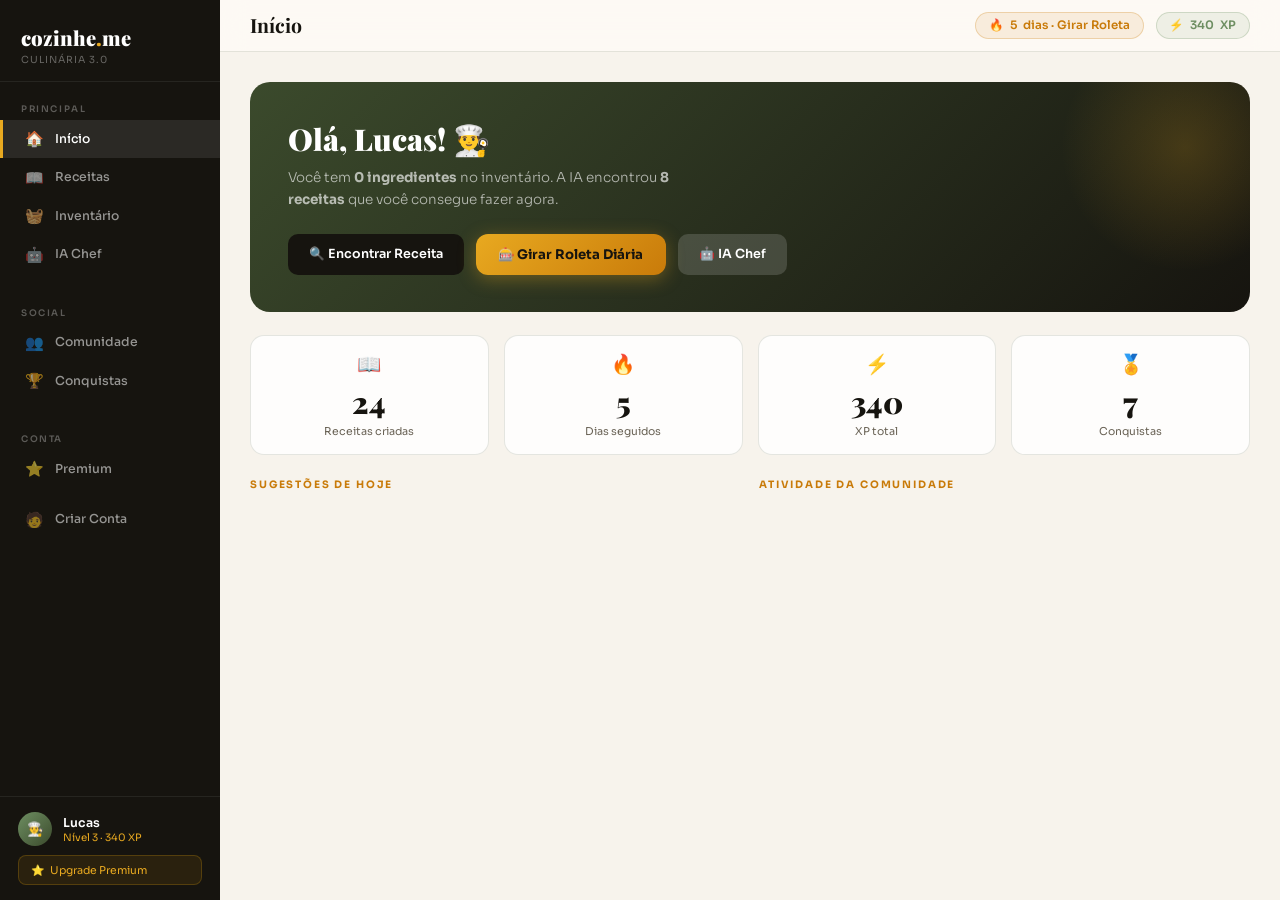
<file: index.html>
<!DOCTYPE html>
<html lang="pt-BR">
<head>
<meta charset="UTF-8">
<meta name="viewport" content="width=device-width, initial-scale=1.0">
<title>cozinhe.me</title>
<link href="https://fonts.googleapis.com/css2?family=Playfair+Display:ital,wght@0,700;0,900;1,700&family=Sora:wght@300;400;500;600;700&display=swap" rel="stylesheet">
<link rel="stylesheet" href="style.css">
</head>
<body>
<div class="app">
<!-- ════ SIDEBAR ════ -->
<aside class="sidebar">
  <div class="sidebar-logo">
    <div class="logo-text">cozinhe<span>.</span>me</div>
    <div class="logo-sub">Culinária 3.0</div>
  </div>
  <nav>
    <div class="nav-section">
      <div class="nav-label">Principal</div>
      <div class="nav-item active" onclick="goTo('home')"><span class="ni">🏠</span><span>Início</span></div>
      <div class="nav-item" onclick="goTo('recipes')"><span class="ni">📖</span><span>Receitas</span></div>
      <div class="nav-item" onclick="goTo('inventory')"><span class="ni">🧺</span><span>Inventário</span></div>
      <div class="nav-item" onclick="goTo('ai-prep')"><span class="ni">🤖</span><span>IA Chef</span></div>
    </div>
    <div class="nav-section">
      <div class="nav-label">Social</div>
      <div class="nav-item" onclick="goTo('community')"><span class="ni">👥</span><span>Comunidade</span></div>
      <div class="nav-item" onclick="goTo('gamification')"><span class="ni">🏆</span><span>Conquistas</span></div>
    </div>
    <div class="nav-section">
      <div class="nav-label">Conta</div>
      <div class="nav-item" onclick="goTo('premium')"><span class="ni">⭐</span><span>Premium</span></div>
    </div>
    <div class="nav-item" onclick="openModal('cadastroModal')"><span class="ni">🧑</span><span>Criar Conta</span></div>
  </nav>
  <div class="sidebar-bottom">
    <div class="user-chip">
      <div class="user-avatar">👨‍🍳</div>
      <div>
        <div class="user-info-name" id="sideUserName">Lucas</div>
        <div class="user-info-level" id="sideUserLevel">Nível 3 · 340 XP</div>
      </div>
    </div>
    <div class="premium-badge-side" onclick="goTo('premium')">⭐ <span>Upgrade Premium</span></div>
  </div>
</aside>

<!-- ════ MAIN ════ -->
<div class="main">
  <div class="topbar">
    <div class="topbar-title" id="topbarTitle">Início</div>
    <div class="topbar-actions">
      <div class="streak-pill" onclick="openWheelModal()">🔥 <span id="streakCount">5</span> dias · Girar Roleta</div>
      <div class="xp-pill">⚡ <span id="topXP">340</span> XP</div>
    </div>
  </div>

  <!-- ── HOME ── -->
  <div class="page active" id="page-home">
    <div class="home-hero">
      <div class="home-hero-title">Olá, Lucas! 👨‍🍳</div>
      <div class="home-hero-sub">Você tem <strong id="heroIngCount">12 ingredientes</strong> no inventário. A IA encontrou <strong>8 receitas</strong> que você consegue fazer agora.</div>
      <div class="home-hero-actions">
        <button class="btn" onclick="goTo('recipes')">🔍 Encontrar Receita</button>
        <button class="daily-wheel-cta" onclick="openWheelModal()">🎰 Girar Roleta Diária</button>
        <button class="btn" style="background:rgba(255,255,255,.15)" onclick="goTo('ai-prep')">🤖 IA Chef</button>
      </div>
    </div>
    <div class="stats-row">
      <div class="stat-card"><div class="stat-icon">📖</div><div class="stat-num" id="statRecipes">24</div><div class="stat-lbl">Receitas criadas</div></div>
      <div class="stat-card"><div class="stat-icon">🔥</div><div class="stat-num" id="statStreak">5</div><div class="stat-lbl">Dias seguidos</div></div>
      <div class="stat-card"><div class="stat-icon">⚡</div><div class="stat-num" id="statXP">340</div><div class="stat-lbl">XP total</div></div>
      <div class="stat-card"><div class="stat-icon">🏅</div><div class="stat-num">7</div><div class="stat-lbl">Conquistas</div></div>
    </div>
    <div class="grid-2">
      <div>
        <div class="section-label">Sugestões de hoje</div>
        <div id="homeRecipeList"></div>
      </div>
      <div>
        <div class="section-label">Atividade da Comunidade</div>
        <div id="homeCommunityFeed"></div>
      </div>
    </div>
  </div>

  <!-- ── RECEITAS ── -->
  <div class="page" id="page-recipes">
    <div id="recipes-list-view">
      <h2 class="page-title">Receitas</h2>
      <p class="page-sub">Crie, descubra e adapte receitas do seu jeito</p>
      <div class="recipe-search-bar">
        <input class="input" style="max-width:280px" id="recipeSearch" placeholder="Buscar receitas..." oninput="filterRecipes()">
        <button class="btn btn-sage" onclick="openRecipeModal()">+ Nova Receita</button>
        <button class="btn btn-outline" onclick="filterByInventory()">🧺 Só do inventário</button>
      </div>
      <div class="recipe-filters" id="recipeFilters"></div>
      <div class="recipe-grid" id="recipeGrid"></div>
    </div>
    <div id="recipes-detail-view" class="recipe-detail">
      <div class="recipe-detail-back" onclick="closeRecipeDetail()">← Voltar</div>
      <div id="recipeDetailContent"></div>
    </div>
  </div>

  <!-- ── INVENTÁRIO ── -->
  <div class="page" id="page-inventory">
    <h2 class="page-title">Meu Inventário</h2>
    <p class="page-sub">Gerencie o que tem em casa — a IA usará isso para sugerir receitas</p>
    <div style="display:flex;gap:.8rem;margin-bottom:1.2rem;flex-wrap:wrap">
      <button class="btn" onclick="openInvModal()">+ Adicionar Item</button>
      <button class="btn btn-outline" onclick="findRecipesFromInventory()">🔍 Buscar receitas com IA</button>
      <div class="input" style="max-width:220px;padding:.55rem 1rem"><input style="background:none;border:none;outline:none;width:100%;font-family:Sora,sans-serif;font-size:.84rem" placeholder="Buscar ingrediente..." id="invSearch" oninput="filterInventory()"></div>
    </div>
    <div id="expirySoonBanner" style="display:none" class="card" style="border-color:rgba(201,123,10,.3);background:rgba(201,123,10,.07);margin-bottom:1rem"></div>
    <div class="inventory-grid" id="inventoryGrid"></div>
  </div>

  <!-- ── IA CHEF ── -->
  <div class="page" id="page-ai-prep">
    <h2 class="page-title">🤖 IA Chef</h2>
    <p class="page-sub">Ferramentas inteligentes para preparar receitas do seu jeito</p>
    <div class="ai-prep-tabs">
      <button class="ai-tab active" onclick="switchAITab('url')">📹 URL de Vídeo</button>
      <button class="ai-tab" onclick="switchAITab('voice')">🎤 Voz</button>
      <button class="ai-tab" onclick="switchAITab('mise')">⏱️ Mise en Place</button>
      <button class="ai-tab" onclick="switchAITab('translate')">🌐 Traduzir</button>
      <button class="ai-tab" onclick="switchAITab('suggest')">💡 Sugerir do Inventário</button>
    </div>

    <!-- URL TAB -->
    <div id="ai-tab-url" class="fade-in">
      <div class="card">
        <div class="section-label">Transcrever receita de vídeo</div>
        <p style="font-size:.85rem;color:var(--muted);margin-bottom:1rem;font-weight:300">Cole a URL de um vídeo do YouTube ou outro site e a IA extrai a receita completa.</p>
        <div style="display:flex;gap:.7rem;margin-bottom:1rem">
          <input class="input" id="videoUrl" placeholder="https://www.youtube.com/watch?v=..." style="flex:1">
          <button class="btn btn-amber" onclick="transcribeVideo()">Transcrever</button>
        </div>
        <div id="urlResult" class="ai-result-box" style="display:none"></div>
        <div id="urlSaveBtn" style="display:none;margin-top:.8rem">
          <button class="btn btn-sage" onclick="saveTranscribedRecipe()">💾 Salvar como receita</button>
        </div>
      </div>
    </div>

    <!-- VOICE TAB -->
    <div id="ai-tab-voice" style="display:none" class="fade-in">
      <div class="card">
        <div class="section-label">Ditar ingredientes ou receita por voz</div>
        <p style="font-size:.85rem;color:var(--muted);margin-bottom:1rem;font-weight:300">Clique em gravar e fale os ingredientes. A IA organiza em forma de receita.</p>
        <div style="display:flex;gap:1rem;align-items:center;margin-bottom:1rem;flex-wrap:wrap">
          <button class="voice-btn" id="voiceBtn" onclick="toggleVoice()">🎤 Iniciar Gravação</button>
          <div id="voiceStatus" style="font-size:.82rem;color:var(--muted)">Aguardando...</div>
        </div>
        <div id="voiceTranscript" style="background:rgba(59,74,44,.04);border:1.5px solid var(--border);border-radius:12px;padding:1rem;min-height:80px;font-size:.88rem;line-height:1.7;color:var(--muted);font-style:italic">O que você disser aparecerá aqui...</div>
        <div id="voiceResult" class="ai-result-box" style="display:none;margin-top:1rem"></div>
        <div id="voiceSaveBtn" style="display:none;margin-top:.8rem">
          <button class="btn btn-sage" onclick="saveVoiceRecipe()">💾 Salvar receita</button>
        </div>
      </div>
    </div>

    <!-- MISE EN PLACE TAB -->
    <div id="ai-tab-mise" style="display:none" class="fade-in">
      <div class="card" style="margin-bottom:1rem">
        <div class="section-label">Selecionar receita</div>
        <div style="display:flex;gap:.7rem;flex-wrap:wrap">
          <select class="input" id="miseRecipeSelect" style="max-width:260px" onchange="loadMiseRecipe()"></select>
          <button class="btn btn-outline" onclick="generateMiseAI()">✨ Gerar com IA</button>
        </div>
      </div>
      <div class="mise-board" id="miseBoard">
        <div class="mise-header-bar">
          <div class="mise-header-title" id="miseTitle">Selecione uma receita acima</div>
          <div class="mise-time" id="miseTimeLabel"></div>
        </div>
        <div class="mise-track" id="miseTrack"></div>
        <div id="miseActiveBubble" style="display:none;margin:0 1.2rem .5rem;background:rgba(74,122,92,.1);border:1px solid rgba(74,122,92,.25);border-radius:10px;padding:.7rem 1rem;font-size:.83rem;color:var(--olive)"></div>
        <div class="mise-progress"><div class="mise-progress-fill" id="miseProgressFill" style="width:0%"></div></div>
        <div class="mise-footer">
          <button class="btn btn-outline btn-sm" onclick="resetMise()">↺ Reiniciar</button>
          <button class="btn btn-sm" onclick="miseNextTask()">Próxima →</button>
        </div>
      </div>
    </div>

    <!-- TRANSLATE TAB -->
    <div id="ai-tab-translate" style="display:none" class="fade-in">
      <div class="card">
        <div class="section-label">Idioma de saída</div>
        <div class="lang-selector" id="langSelector"></div>
        <div style="margin-top:1.2rem">
          <select class="input" id="translateRecipeSelect" style="max-width:280px;margin-bottom:.8rem">
            <option value="">-- Selecione uma receita --</option>
          </select>
          <button class="btn btn-amber" onclick="translateRecipe()">🌐 Traduzir Receita</button>
        </div>
        <div id="translateResult" class="ai-result-box" style="display:none;margin-top:1rem"></div>
      </div>
    </div>

    <!-- SUGGEST TAB -->
    <div id="ai-tab-suggest" style="display:none" class="fade-in">
      <div class="card">
        <div class="section-label">IA sugere receitas do seu inventário</div>
        <div style="margin-bottom:1rem;font-size:.85rem;color:var(--muted);font-weight:300">
          Baseado nos seus <strong id="invCountAI">0</strong> ingredientes no inventário, a IA sugere o melhor prato agora.
        </div>
        <div style="display:flex;gap:.7rem;flex-wrap:wrap;margin-bottom:1rem">
          <select class="input" style="max-width:200px" id="preferenceSelect">
            <option value="qualquer">Sem restrições</option>
            <option value="vegetariano">Vegetariano</option>
            <option value="vegano">Vegano</option>
            <option value="sem gluten">Sem glúten</option>
            <option value="low carb">Low carb</option>
          </select>
          <select class="input" style="max-width:180px" id="timeSelect">
            <option value="30">Até 30 min</option>
            <option value="60">Até 1 hora</option>
            <option value="qualquer">Qualquer tempo</option>
          </select>
          <button class="btn btn-amber" onclick="suggestFromInventory()">✨ Sugerir com IA</button>
        </div>
        <div id="suggestResult" class="ai-result-box" style="display:none"></div>
      </div>
    </div>
  </div>

  <!-- ── COMUNIDADE ── -->
  <div class="page" id="page-community">
    <h2 class="page-title">Comunidade</h2>
    <p class="page-sub">Compartilhe pratos, descubra criadores e ganhe recompensas</p>
    <div class="grid-2" style="align-items:start">
      <div>
        <div class="section-label" style="margin-bottom:.8rem">Feed</div>
        <div style="margin-bottom:1rem">
          <button class="btn btn-sage" onclick="openPostModal()">📸 Compartilhar prato</button>
        </div>
        <div id="communityFeed"></div>
      </div>
      <div>
        <div class="section-label" style="margin-bottom:.8rem">Criadores em Destaque</div>
        <div id="creatorsList"></div>
        <div style="margin-top:1.5rem">
          <div class="section-label" style="margin-bottom:.8rem">Preferências da Comunidade</div>
          <div id="communityPrefs"></div>
        </div>
      </div>
    </div>
  </div>

  <!-- ── GAMIFICAÇÃO ── -->
  <div class="page" id="page-gamification">
    <h2 class="page-title">Conquistas & Progressão</h2>
    <p class="page-sub">Evolua por técnicas dominadas, não só por pratos finalizados</p>
    <div class="grid-2" style="align-items:start;margin-bottom:1.5rem">
      <div class="card">
        <div class="section-label">Seu Progresso</div>
        <div style="display:flex;align-items:center;gap:1.2rem;margin-bottom:1.2rem">
          <div style="width:70px;height:70px;border-radius:50%;background:linear-gradient(135deg,var(--amber),var(--gold));display:flex;align-items:center;justify-content:center;font-family:'Playfair Display',serif;font-size:1.8rem;font-weight:900;color:white;box-shadow:0 4px 18px rgba(201,123,10,.35)" id="levelCircle">3</div>
          <div>
            <div style="font-weight:700;font-size:.95rem" id="levelNameEl">Chef Amador</div>
            <div style="font-size:.78rem;color:var(--muted);margin-bottom:.5rem" id="levelNextEl">160 XP para Sous Chef</div>
            <div style="height:8px;background:rgba(59,74,44,.1);border-radius:100px;width:200px;overflow:hidden"><div class="xp-fill" id="globalXPBar" style="width:68%"></div></div>
          </div>
        </div>
        <div style="display:grid;grid-template-columns:repeat(3,1fr);gap:.8rem;text-align:center">
          <div><div style="font-family:'Playfair Display',serif;font-size:1.5rem;font-weight:900" id="g-recipes">24</div><div style="font-size:.72rem;color:var(--muted)">Receitas</div></div>
          <div><div style="font-family:'Playfair Display',serif;font-size:1.5rem;font-weight:900" id="g-streak">5</div><div style="font-size:.72rem;color:var(--muted)">Sequência</div></div>
          <div><div style="font-family:'Playfair Display',serif;font-size:1.5rem;font-weight:900" id="g-xp">340</div><div style="font-size:.72rem;color:var(--muted)">XP Total</div></div>
        </div>
      </div>
      <div class="card">
        <div class="section-label">Missões da Semana</div>
        <div id="weekMissions"></div>
      </div>
    </div>
    <div style="margin-bottom:1.2rem">
      <div class="section-label" style="margin-bottom:.8rem">Técnicas Culinárias</div>
      <div class="technique-grid" id="techniqueGrid"></div>
    </div>
    <div>
      <div class="section-label" style="margin-bottom:.8rem">Conquistas</div>
      <div class="achievement-wall" id="achievementWall"></div>
    </div>
  </div>

  <!-- ── PREMIUM ── -->
  <div class="page" id="page-premium">
    <div class="premium-hero">
      <div class="premium-hero-title">⭐ Clube Premium</div>
      <div style="color:rgba(255,255,255,.7);font-size:.95rem;font-weight:300;max-width:450px;position:relative">Desfrute da culinária sem anúncios, com receitas offline e recursos exclusivos.</div>
      <div style="margin-top:1.2rem;position:relative;display:flex;align-items:center;gap:1rem;flex-wrap:wrap">
        <div style="background:rgba(232,169,32,.15);border:1px solid rgba(232,169,32,.3);border-radius:12px;padding:.7rem 1.2rem;font-size:.85rem;color:var(--gold)">🎰 Usuários ativos ganham Premium grátis de 1–6 meses pela Roleta!</div>
      </div>
    </div>
    <div class="premium-plan-grid">
      <div class="premium-plan">
        <div class="plan-name">Gratuito</div>
        <div class="plan-price">R$0<span>/mês</span></div>
        <ul class="plan-features">
          <li>Acesso a receitas públicas</li>
          <li>Inventário básico (20 itens)</li>
          <li>Comunidade de leitura</li>
          <li>3 buscas IA por dia</li>
          <li>Gamificação completa</li>
        </ul>
        <button class="btn btn-outline" style="width:100%">Plano atual</button>
      </div>
      <div class="premium-plan featured">
        <div class="plan-name" style="color:var(--premium)">Premium</div>
        <div class="plan-price">R$19,90<span>/mês</span></div>
        <ul class="plan-features">
          <li>✨ Todas as funções do Gratuito</li>
          <li>Receitas salvas <strong>offline</strong></li>
          <li>Zero anúncios</li>
          <li>Buscas IA ilimitadas</li>
          <li>Inventário ilimitado</li>
          <li>Criador de receitas com conquistas</li>
          <li>Acesso antecipado a novidades</li>
        </ul>
        <button class="btn btn-amber" style="width:100%;font-size:.9rem">Assinar Premium</button>
      </div>
    </div>
    <div style="margin-top:2rem">
      <div class="section-label">🎰 Roleta de Engajamento Diário</div>
      <div class="card" style="margin-top:.8rem">
        <div style="display:flex;gap:2rem;align-items:center;flex-wrap:wrap">
          <div style="flex:1">
            <div style="font-family:'Playfair Display',serif;font-size:1.1rem;font-weight:700;margin-bottom:.5rem">Ganhe Premium gratuitamente!</div>
            <p style="font-size:.88rem;color:var(--muted);line-height:1.65;font-weight:300">Usuários que utilizam o app diariamente e participam da comunidade entram num pool de recompensas com chance de ganhar de <strong>1 a 6 meses</strong> de Clube Premium gratuito. Quanto maior sua sequência, maior a chance!</p>
            <div style="margin-top:1rem;display:flex;gap:.6rem;flex-wrap:wrap">
              <span class="tag tag-amber">🔥 5 dias = chance aumentada</span>
              <span class="tag tag-sage">👥 Participação na comunidade</span>
              <span class="tag tag-gold">⭐ 30 dias = chance máxima</span>
            </div>
          </div>
          <button class="daily-wheel-cta" onclick="openWheelModal()">🎰 Girar Agora</button>
        </div>
      </div>
    </div>
  </div>
</div><!-- .main -->
</div><!-- .app -->

<!-- ════ MODAIS ════ -->

<!-- Roda da Sorte -->
<div class="modal-overlay wheel-modal" id="wheelModal">
  <div class="modal" style="max-width:480px;text-align:center">
    <button class="modal-close" onclick="closeModal('wheelModal')">✕</button>
    <div class="modal-title">🎰 Roleta Diária</div>
    <div class="wheel-wrap">
      <div class="wheel-outer">
        <div class="wheel-pointer">▼</div>
        <canvas id="wheelCanvas" width="300" height="300" class="wheel-canvas"></canvas>
      </div>
      <div class="wheel-streak-info">
        Sequência atual: <strong id="wheelStreakDisplay">5 dias</strong><br>
        <span style="color:var(--amber)">Chance de ganhar: <strong id="wheelChance">35%</strong></span>
      </div>
      <div class="wheel-result" id="wheelResult">
        <div style="font-size:2.5rem" id="wheelResultIcon">🎉</div>
        <div class="wheel-result-prize" id="wheelResultPrize">Parabéns!</div>
        <div class="wheel-result-desc" id="wheelResultDesc"></div>
      </div>
      <button class="wheel-spin-btn" id="wheelSpinBtn" onclick="spinWheel()">🎰 Girar!</button>
    </div>
  </div>
</div>

<!-- Criar Receita -->
<div class="modal-overlay" id="recipeModal">
  <div class="modal" style="max-width:600px">
    <button class="modal-close" onclick="closeModal('recipeModal')">✕</button>
    <div class="modal-title" id="recipeModalTitle">Nova Receita</div>
    <div class="grid-2">
      <div class="input-group">
        <label class="input-label">Nome da Receita</label>
        <input class="input" id="rm-name" placeholder="Ex: Risoto de Cogumelos">
      </div>
      <div class="input-group">
        <label class="input-label">Emoji</label>
        <input class="input" id="rm-emoji" placeholder="🍝" maxlength="2">
      </div>
    </div>
    <div class="grid-2">
      <div class="input-group">
        <label class="input-label">Tempo (min)</label>
        <input class="input" id="rm-time" type="number" placeholder="30">
      </div>
      <div class="input-group">
        <label class="input-label">Dificuldade</label>
        <select class="input" id="rm-diff">
          <option>Fácil</option><option>Médio</option><option>Difícil</option>
        </select>
      </div>
    </div>
    <div class="input-group">
      <label class="input-label">Categoria</label>
      <select class="input" id="rm-cat">
        <option>Almoço</option><option>Jantar</option><option>Café da manhã</option><option>Lanche</option><option>Sobremesa</option>
      </select>
    </div>
    <div class="input-group">
      <label class="input-label">Ingredientes (um por linha: quantidade · nome)</label>
      <textarea class="input" id="rm-ings" placeholder="180g · Peito de frango&#10;2 dentes · Alho&#10;30ml · Suco de limão"></textarea>
    </div>
    <div class="input-group">
      <label class="input-label">Modo de preparo (passos numerados)</label>
      <textarea class="input" id="rm-steps" placeholder="1. Tempere o frango com sal e pimenta&#10;2. Aqueça o azeite na frigideira&#10;3. Doure o alho por 1 minuto"></textarea>
    </div>
    <div class="input-group">
      <label class="input-label">Notas e dicas</label>
      <input class="input" id="rm-notes" placeholder="Dica do chef...">
    </div>
    <div style="display:flex;gap:.8rem;justify-content:flex-end;margin-top:.5rem">
      <button class="btn btn-outline" onclick="closeModal('recipeModal')">Cancelar</button>
      <button class="btn btn-sage" onclick="saveRecipe()" id="recipeModalSaveBtn">Salvar Receita</button>
    </div>
  </div>
</div>

<!-- Adicionar Inventário -->
<div class="modal-overlay" id="invModal">
  <div class="modal" style="max-width:420px">
    <button class="modal-close" onclick="closeModal('invModal')">✕</button>
    <div class="modal-title">Adicionar ao Inventário</div>
    <div class="input-group">
      <label class="input-label">Ingrediente</label>
      <input class="input" id="inv-name" placeholder="Ex: Tomate">
    </div>
    <div class="grid-2">
      <div class="input-group">
        <label class="input-label">Quantidade</label>
        <input class="input" id="inv-qty" placeholder="Ex: 500g">
      </div>
      <div class="input-group">
        <label class="input-label">Emoji</label>
        <input class="input" id="inv-emoji" placeholder="🍅" maxlength="2">
      </div>
    </div>
    <div class="input-group">
      <label class="input-label">Vencimento</label>
      <input class="input" id="inv-expiry" type="date">
    </div>
    <div style="display:flex;gap:.8rem;justify-content:flex-end">
      <button class="btn btn-outline" onclick="closeModal('invModal')">Cancelar</button>
      <button class="btn btn-sage" onclick="saveInventoryItem()">Adicionar</button>
    </div>
  </div>
</div>

<!-- Post Comunidade -->
<div class="modal-overlay" id="postModal">
  <div class="modal" style="max-width:480px">
    <button class="modal-close" onclick="closeModal('postModal')">✕</button>
    <div class="modal-title">Compartilhar prato</div>
    <div class="input-group">
      <label class="input-label">Receita feita</label>
      <select class="input" id="post-recipe"></select>
    </div>
    <div class="input-group">
      <label class="input-label">Comentário</label>
      <textarea class="input" id="post-text" placeholder="Conte como ficou..."></textarea>
    </div>
    <div class="input-group">
      <label class="input-label">Avaliação</label>
      <div style="display:flex;gap:.5rem" id="postStars">
        <span style="font-size:1.6rem;cursor:pointer" onclick="setPostStar(1)">⭐</span>
        <span style="font-size:1.6rem;cursor:pointer" onclick="setPostStar(2)">⭐</span>
        <span style="font-size:1.6rem;cursor:pointer" onclick="setPostStar(3)">⭐</span>
        <span style="font-size:1.6rem;cursor:pointer" onclick="setPostStar(4)">⭐</span>
        <span style="font-size:1.6rem;cursor:pointer" onclick="setPostStar(5)">⭐</span>
      </div>
    </div>
    <div style="display:flex;gap:.8rem;justify-content:flex-end">
      <button class="btn btn-outline" onclick="closeModal('postModal')">Cancelar</button>
      <button class="btn btn-sage" onclick="publishPost()">Publicar</button>
    </div>
  </div>
</div>

<!-- Substituição de Ingrediente -->
<div class="modal-overlay" id="subModal">
  <div class="modal" style="max-width:420px">
    <button class="modal-close" onclick="closeModal('subModal')">✕</button>
    <div class="modal-title">Substituições para <span id="subIngName"></span></div>
    <div id="subList" style="display:flex;flex-direction:column;gap:.7rem"></div>
  </div>
</div>

<!-- Registo de Conta de Chef -->
<div class="modal-overlay" id="cadastroModal">
  <div class="modal" style="max-width:420px">
    <button class="modal-close" onclick="closeModal('cadastroModal')">✕</button>
    <div class="modal-title">🧑 Criar Conta de Chef</div>
    <div class="input-group">
      <label class="input-label">Nome Completo</label>
      <input class="input" id="reg-nome" type="text" placeholder="Ex: Gordon Ramsay">
    </div>
    <div class="input-group">
      <label class="input-label">E-mail</label>
      <input class="input" id="reg-email" type="email" placeholder="chef@cozinhe.me">
    </div>
    <div class="input-group">
      <label class="input-label">Palavra-passe</label>
      <input class="input" id="reg-senha" type="password" placeholder="Mínimo de 6 caracteres">
    </div>
    <div style="display:flex;gap:.8rem;justify-content:flex-end;margin-top:.5rem">
      <button class="btn btn-outline" onclick="closeModal('cadastroModal')">Cancelar</button>
      <button class="btn btn-sage" onclick="realizarCadastroNoPHP()">Criar Conta</button>
    </div>
  </div>
</div>

<!-- Toast Stack -->
<div class="toast-stack" id="toastStack"></div>

<script src="controller.js"></script>
</body>
</html>
</file>
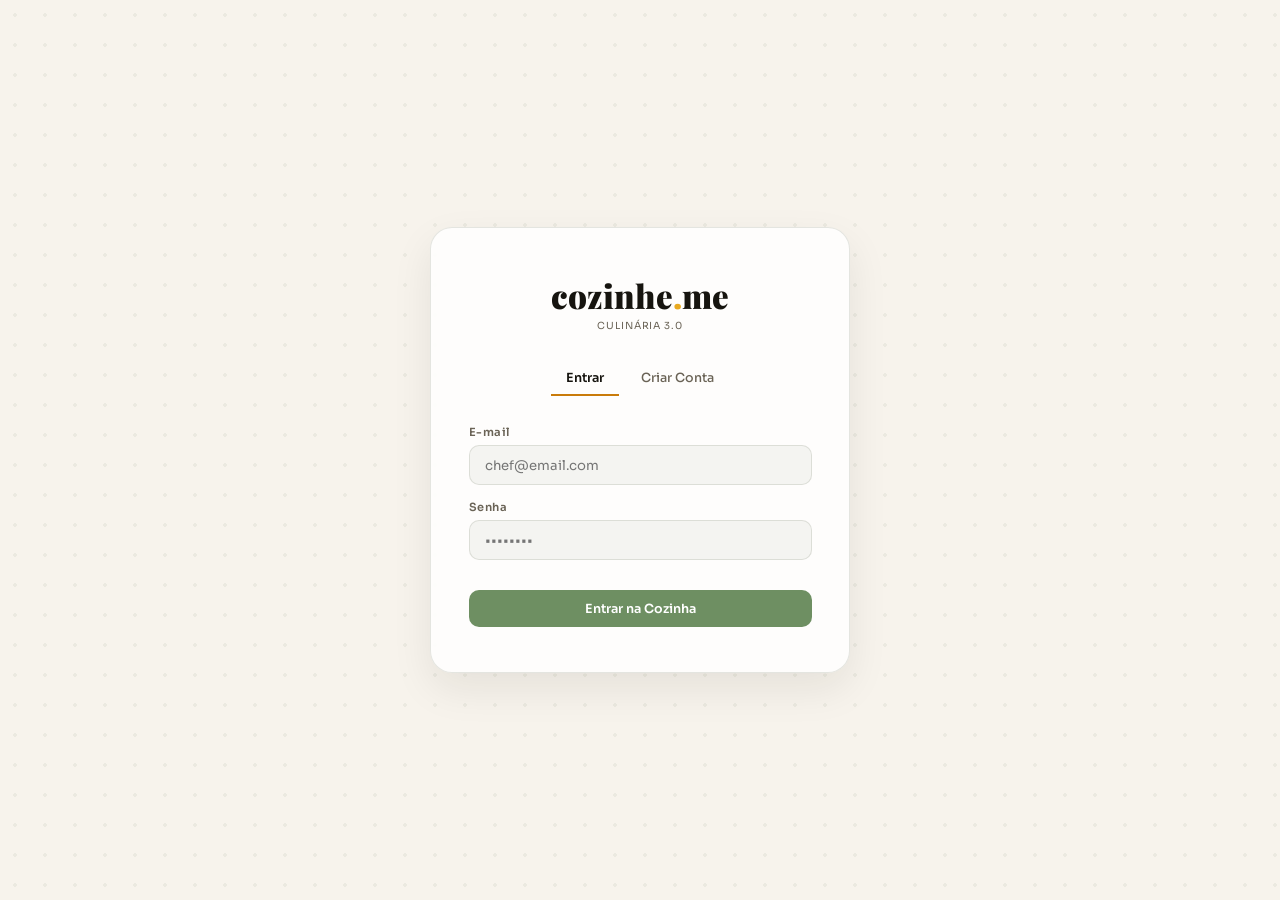
<file: gemini-code-1779406878002.html>
<!DOCTYPE html>
<html lang="pt-BR">
<head>
<meta charset="UTF-8">
<meta name="viewport" content="width=device-width, initial-scale=1.0">
<title>cozinhe.me</title>
<link href="https://fonts.googleapis.com/css2?family=Playfair+Display:ital,wght@0,700;0,900;1,700&family=Sora:wght@300;400;500;600;700&display=swap" rel="stylesheet">
<style>
:root{
  --cream:#F7F3EC;--dark:#16140F;--olive:#3B4A2C;--amber:#C97B0A;--gold:#E8A920;
  --sage:#6E8F62;--rust:#A83E1C;--warm:#FDFAF5;--muted:#6A6356;--border:rgba(59,74,44,0.13);
  --panel:rgba(255,255,255,0.82);--glass:rgba(255,255,255,0.55);
  --premium:#B8860B;--premium-light:rgba(184,134,11,0.12);
}
*,*::before,*::after{box-sizing:border-box;margin:0;padding:0}
html{scroll-behavior:smooth;font-size:15px}
body{background:var(--cream);color:var(--dark);font-family:'Sora',sans-serif;overflow-x:hidden;min-height:100vh}
input,button,select,textarea{font-family:'Sora',sans-serif}
::-webkit-scrollbar{width:5px;height:5px}
::-webkit-scrollbar-track{background:transparent}
::-webkit-scrollbar-thumb{background:rgba(59,74,44,0.25);border-radius:10px}

/* ─── LAYOUT ─── */
.app{display:flex;min-height:100vh}
.sidebar{width:220px;background:var(--dark);flex-shrink:0;display:flex;flex-direction:column;position:fixed;top:0;left:0;height:100vh;z-index:100;overflow-y:auto}
.main{margin-left:220px;flex:1;min-height:100vh}
.sidebar-logo{padding:1.6rem 1.4rem 1rem;border-bottom:1px solid rgba(255,255,255,0.07)}
.logo-text{font-family:'Playfair Display',serif;font-size:1.35rem;font-weight:900;color:#fff}
.logo-text span{color:var(--gold)}
.logo-sub{font-size:.65rem;color:rgba(255,255,255,.35);letter-spacing:.1em;text-transform:uppercase;margin-top:.2rem}
.nav-section{padding:.8rem 0}
.nav-label{font-size:.6rem;letter-spacing:.18em;text-transform:uppercase;color:rgba(255,255,255,.3);padding:.6rem 1.4rem .3rem;font-weight:600}
.nav-item{display:flex;align-items:center;gap:.75rem;padding:.65rem 1.4rem;cursor:pointer;transition:background .2s;border-left:3px solid transparent;font-size:.82rem;color:rgba(255,255,255,.55);font-weight:500}
.nav-item:hover{background:rgba(255,255,255,.06);color:rgba(255,255,255,.9)}
.nav-item.active{background:rgba(255,255,255,.09);color:#fff;border-left-color:var(--gold)}
.nav-item .ni{font-size:1rem;width:20px;text-align:center}
.sidebar-bottom{margin-top:auto;padding:1rem 1.2rem;border-top:1px solid rgba(255,255,255,.07)}
.user-chip{display:flex;align-items:center;gap:.7rem;cursor:pointer}
.user-avatar{width:34px;height:34px;border-radius:50%;background:linear-gradient(135deg,var(--sage),var(--olive));display:flex;align-items:center;justify-content:center;font-size:.9rem;flex-shrink:0}
.user-info-name{font-size:.82rem;font-weight:600;color:#fff}
.user-info-level{font-size:.68rem;color:var(--gold)}
.premium-badge-side{margin-top:.6rem;background:var(--premium-light);border:1px solid rgba(184,134,11,.3);border-radius:8px;padding:.5rem .8rem;font-size:.72rem;color:var(--gold);display:flex;align-items:center;gap:.4rem;cursor:pointer}

/* ─── TOPBAR ─── */
.topbar{background:rgba(253,250,245,0.92);backdrop-filter:blur(12px);border-bottom:1px solid var(--border);padding:.8rem 2rem;display:flex;align-items:center;justify-content:space-between;position:sticky;top:0;z-index:50}
.topbar-title{font-family:'Playfair Display',serif;font-size:1.3rem;font-weight:700}
.topbar-actions{display:flex;align-items:center;gap:.8rem}
.streak-pill{display:flex;align-items:center;gap:.4rem;background:rgba(201,123,10,.1);border:1px solid rgba(201,123,10,.25);border-radius:100px;padding:.35rem .85rem;font-size:.78rem;font-weight:600;color:var(--amber);cursor:pointer}
.xp-pill{display:flex;align-items:center;gap:.4rem;background:rgba(110,143,98,.1);border:1px solid rgba(110,143,98,.25);border-radius:100px;padding:.35rem .85rem;font-size:.78rem;font-weight:600;color:var(--sage)}

/* ─── PAGE ─── */
.page{display:none;padding:2rem}
.page.active{display:block}

/* ─── CARDS ─── */
.card{background:var(--panel);border:1.5px solid var(--border);border-radius:18px;padding:1.5rem;backdrop-filter:blur(8px)}
.card-sm{background:var(--panel);border:1.5px solid var(--border);border-radius:14px;padding:1.1rem}
h2.page-title{font-family:'Playfair Display',serif;font-size:1.8rem;font-weight:900;margin-bottom:.3rem;letter-spacing:-.5px}
p.page-sub{color:var(--muted);font-size:.88rem;margin-bottom:1.6rem;font-weight:300}

/* ─── BUTTONS ─── */
.btn{background:var(--dark);color:#fff;border:none;border-radius:10px;padding:.7rem 1.4rem;font-size:.84rem;font-weight:600;cursor:pointer;transition:all .2s;display:inline-flex;align-items:center;gap:.5rem}
.btn:hover{background:var(--olive);transform:translateY(-1px)}
.btn-outline{background:transparent;color:var(--dark);border:1.5px solid var(--border);border-radius:10px;padding:.65rem 1.3rem;font-size:.84rem;font-weight:500;cursor:pointer;transition:all .2s}
.btn-outline:hover{border-color:var(--dark)}
.btn-amber{background:var(--amber);color:#fff}
.btn-amber:hover{background:#a8660a}
.btn-sage{background:var(--sage);color:#fff}
.btn-sage:hover{background:var(--olive)}
.btn-sm{padding:.45rem .9rem;font-size:.76rem;border-radius:8px}
.btn-danger{background:rgba(168,62,28,.1);color:var(--rust);border:1px solid rgba(168,62,28,.2)}
.btn-danger:hover{background:rgba(168,62,28,.18)}

/* ─── INPUTS ─── */
.input{width:100%;background:rgba(59,74,44,.05);border:1.5px solid var(--border);border-radius:10px;padding:.7rem 1rem;font-size:.88rem;color:var(--dark);outline:none;transition:border-color .2s}
.input:focus{border-color:var(--sage)}
.input-label{font-size:.75rem;font-weight:600;color:var(--muted);letter-spacing:.05em;margin-bottom:.4rem;display:block}
.input-group{margin-bottom:1rem}
textarea.input{min-height:90px;resize:vertical}
select.input{cursor:pointer}

/* ─── TAGS ─── */
.tag{display:inline-flex;align-items:center;gap:.35rem;background:rgba(59,74,44,.1);color:var(--olive);padding:.25rem .7rem;border-radius:100px;font-size:.74rem;font-weight:500}
.tag-amber{background:rgba(201,123,10,.1);color:var(--amber)}
.tag-rust{background:rgba(168,62,28,.1);color:var(--rust)}
.tag-sage{background:rgba(110,143,98,.12);color:var(--sage)}
.tag-gold{background:var(--premium-light);color:var(--premium)}
.tag btn{background:none;border:none;cursor:pointer;color:inherit;opacity:.6;font-size:.8rem}

/* ─── GRID ─── */
.grid-2{display:grid;grid-template-columns:1fr 1fr;gap:1.2rem}
.grid-3{display:grid;grid-template-columns:repeat(3,1fr);gap:1.2rem}
.grid-4{display:grid;grid-template-columns:repeat(4,1fr);gap:1rem}

/* ─── SECTION LABEL ─── */
.section-label{font-size:.68rem;letter-spacing:.18em;text-transform:uppercase;color:var(--amber);font-weight:700;margin-bottom:.6rem}

/* ─── MODAL ─── */
.modal-overlay{position:fixed;inset:0;background:rgba(22,20,15,.55);backdrop-filter:blur(4px);z-index:500;display:flex;align-items:center;justify-content:center;opacity:0;pointer-events:none;transition:opacity .25s}
.modal-overlay.open{opacity:1;pointer-events:all}
.modal{background:var(--warm);border-radius:22px;padding:2rem;max-width:560px;width:90%;max-height:90vh;overflow-y:auto;transform:translateY(20px) scale(.97);transition:transform .3s cubic-bezier(.34,1.56,.64,1)}
.modal-overlay.open .modal{transform:none}
.modal-title{font-family:'Playfair Display',serif;font-size:1.35rem;font-weight:700;margin-bottom:1.2rem}
.modal-close{float:right;background:none;border:none;font-size:1.3rem;cursor:pointer;color:var(--muted);margin-top:-.3rem}

/* ─── TOAST ─── */
.toast-stack{position:fixed;bottom:1.5rem;right:1.5rem;z-index:999;display:flex;flex-direction:column;gap:.6rem;pointer-events:none}
.toast{background:var(--dark);color:#fff;padding:.85rem 1.2rem;border-radius:12px;font-size:.83rem;font-weight:500;box-shadow:0 8px 28px rgba(22,20,15,.25);display:flex;align-items:center;gap:.7rem;transform:translateX(120%);transition:transform .4s cubic-bezier(.34,1.56,.64,1);pointer-events:all;max-width:300px}
.toast.show{transform:none}
.toast-icon{font-size:1.25rem;flex-shrink:0}

/* ════════════════ AUTENTICAÇÃO ════════════════ */
.auth-screen {
  position: fixed;
  inset: 0;
  background: var(--cream);
  z-index: 9999;
  display: flex;
  align-items: center;
  justify-content: center;
  background-image: radial-gradient(rgba(59,74,44,0.06) 2px, transparent 2px);
  background-size: 30px 30px;
  transition: opacity 0.4s ease;
}
.auth-screen.hidden {
  opacity: 0;
  pointer-events: none;
}
.auth-box {
  background: var(--panel);
  border: 1.5px solid var(--border);
  border-radius: 22px;
  padding: 3rem 2.5rem;
  width: 90%;
  max-width: 420px;
  box-shadow: 0 16px 40px rgba(22,20,15,0.08);
  backdrop-filter: blur(12px);
}

/* ════════════════ HOME ════════════════ */
.home-hero{background:linear-gradient(135deg,var(--olive) 0%,var(--dark) 100%);border-radius:20px;padding:2.5rem;color:#fff;position:relative;overflow:hidden;margin-bottom:1.5rem}
.home-hero::before{content:'';position:absolute;top:-60px;right:-60px;width:250px;height:250px;border-radius:50%;background:radial-gradient(circle,rgba(232,169,32,.2),transparent 70%)}
.home-hero-title{font-family:'Playfair Display',serif;font-size:2rem;font-weight:900;margin-bottom:.5rem;position:relative}
.home-hero-sub{color:rgba(255,255,255,.65);font-size:.9rem;font-weight:300;max-width:420px;line-height:1.65;position:relative}
.home-hero-actions{display:flex;gap:.8rem;margin-top:1.5rem;position:relative;flex-wrap:wrap}
.daily-wheel-cta{background:linear-gradient(135deg,var(--gold),var(--amber));color:var(--dark);border:none;border-radius:12px;padding:.8rem 1.5rem;font-size:.88rem;font-weight:700;cursor:pointer;display:inline-flex;align-items:center;gap:.5rem;box-shadow:0 4px 18px rgba(232,169,32,.35);transition:transform .2s,box-shadow .2s}
.daily-wheel-cta:hover{transform:translateY(-2px);box-shadow:0 8px 28px rgba(232,169,32,.45)}

.stats-row{display:grid;grid-template-columns:repeat(4,1fr);gap:1rem;margin-bottom:1.5rem}
.stat-card{background:var(--panel);border:1.5px solid var(--border);border-radius:14px;padding:1.1rem;text-align:center}
.stat-num{font-family:'Playfair Display',serif;font-size:2rem;font-weight:900;color:var(--dark)}
.stat-lbl{font-size:.72rem;color:var(--muted);font-weight:400;margin-top:.2rem}
.stat-icon{font-size:1.3rem;margin-bottom:.3rem}

/* ════════════════ RODA DA SORTE ════════════════ */
.wheel-modal .modal{max-width:500px}
.wheel-wrap{display:flex;flex-direction:column;align-items:center;gap:1.5rem;padding:1rem 0}
.wheel-outer{position:relative;width:300px;height:300px}
.wheel-canvas{border-radius:50%;box-shadow:0 8px 40px rgba(22,20,15,.25)}
.wheel-pointer{position:absolute;top:-16px;left:50%;transform:translateX(-50%);font-size:2.2rem;filter:drop-shadow(0 2px 4px rgba(0,0,0,.4));z-index:2}
.wheel-spin-btn{background:linear-gradient(135deg,var(--gold),var(--amber));color:var(--dark);border:none;border-radius:100px;padding:.85rem 2.5rem;font-size:1rem;font-weight:800;cursor:pointer;box-shadow:0 4px 20px rgba(232,169,32,.4);transition:all .25s}
.wheel-spin-btn:hover:not(:disabled){transform:translateY(-2px);box-shadow:0 8px 30px rgba(232,169,32,.5)}
.wheel-spin-btn:disabled{opacity:.5;cursor:not-allowed}
.wheel-streak-info{text-align:center;font-size:.82rem;color:var(--muted);line-height:1.6}
.wheel-result{background:var(--premium-light);border:1.5px solid rgba(184,134,11,.3);border-radius:14px;padding:1.2rem;text-align:center;width:100%;display:none}
.wheel-result.show{display:block}
.wheel-result-prize{font-family:'Playfair Display',serif;font-size:1.3rem;font-weight:700;color:var(--premium)}
.wheel-result-desc{font-size:.82rem;color:var(--muted);margin-top:.3rem}

/* ════════════════ RECEITAS ════════════════ */
.recipe-grid{display:grid;grid-template-columns:repeat(auto-fill,minmax(240px,1fr));gap:1.1rem}
.recipe-card{background:var(--panel);border:1.5px solid var(--border);border-radius:16px;overflow:hidden;cursor:pointer;transition:transform .2s,box-shadow .2s}
.recipe-card:hover{transform:translateY(-3px);box-shadow:0 12px 36px rgba(22,20,15,.1)}
.recipe-card-thumb{height:130px;background:linear-gradient(135deg,var(--sage),var(--olive));display:flex;align-items:center;justify-content:center;font-size:3.5rem;position:relative}
.recipe-card-body{padding:1rem}
.recipe-card-name{font-family:'Playfair Display',serif;font-size:1rem;font-weight:700;margin-bottom:.4rem}
.recipe-card-meta{display:flex;gap:.5rem;flex-wrap:wrap;margin-bottom:.5rem}
.recipe-card-desc{font-size:.78rem;color:var(--muted);font-weight:300;line-height:1.5}
.recipe-search-bar{display:flex;gap:.7rem;margin-bottom:1.2rem;align-items:center;flex-wrap:wrap}
.recipe-filters{display:flex;gap:.5rem;flex-wrap:wrap;margin-bottom:1rem}
.filter-chip{background:rgba(59,74,44,.07);border:1.5px solid var(--border);border-radius:100px;padding:.3rem .85rem;font-size:.76rem;font-weight:500;cursor:pointer;transition:all .2s;color:var(--muted)}
.filter-chip:hover,.filter-chip.active{background:var(--olive);border-color:var(--olive);color:#fff}
.creator-badge{position:absolute;top:.5rem;right:.5rem;background:var(--gold);color:var(--dark);padding:.2rem .5rem;border-radius:100px;font-size:.65rem;font-weight:700}

/* ─── RECIPE DETAIL ─── */
.recipe-detail{display:none}
.recipe-detail.open{display:block}
.recipe-detail-back{display:inline-flex;align-items:center;gap:.5rem;font-size:.85rem;font-weight:500;color:var(--muted);cursor:pointer;margin-bottom:1rem;transition:color .2s}
.recipe-detail-back:hover{color:var(--dark)}
.recipe-detail-hero{background:linear-gradient(135deg,var(--sage),var(--olive));border-radius:16px;padding:2rem;color:#fff;display:flex;align-items:center;gap:2rem;margin-bottom:1.5rem}
.recipe-detail-emoji{font-size:5rem}
.recipe-detail-title{font-family:'Playfair Display',serif;font-size:2rem;font-weight:900;margin-bottom:.5rem}
.recipe-detail-meta{display:flex;gap:.8rem;flex-wrap:wrap}
.recipe-meta-chip{background:rgba(255,255,255,.15);border-radius:100px;padding:.3rem .8rem;font-size:.76rem;font-weight:500}
.portion-control{display:flex;align-items:center;gap:1rem;background:var(--panel);border:1.5px solid var(--border);border-radius:12px;padding:.8rem 1.2rem;margin-bottom:1rem}
.portion-label{font-weight:600;font-size:.88rem}
.portion-num{font-family:'Playfair Display',serif;font-size:1.5rem;font-weight:900;color:var(--amber);min-width:2rem;text-align:center}
.portion-btn{width:30px;height:30px;border-radius:50%;border:1.5px solid var(--border);background:white;cursor:pointer;font-size:1.1rem;display:flex;align-items:center;justify-content:center;transition:all .2s;font-weight:700}
.portion-btn:hover{border-color:var(--olive);background:var(--olive);color:#fff}
.ing-table{width:100%;border-collapse:collapse}
.ing-table th{text-align:left;font-size:.72rem;font-weight:700;color:var(--muted);letter-spacing:.08em;text-transform:uppercase;padding:.5rem .8rem;border-bottom:1px solid var(--border)}
.ing-table td{padding:.55rem .8rem;font-size:.88rem;border-bottom:1px solid rgba(59,74,44,.06)}
.ing-table tr:last-child td{border-bottom:none}
.ing-table td:last-child{font-weight:700;color:var(--olive)}
.sub-btn{background:rgba(201,123,10,.08);color:var(--amber);border:1px solid rgba(201,123,10,.2);border-radius:6px;padding:.2rem .55rem;font-size:.68rem;font-weight:600;cursor:pointer;transition:all .2s}
.sub-btn:hover{background:rgba(201,123,10,.18)}
.steps-list{display:flex;flex-direction:column;gap:.8rem}
.step-item{display:flex;gap:1rem;align-items:flex-start}
.step-num{width:28px;height:28px;border-radius:50%;background:var(--dark);color:#fff;display:flex;align-items:center;justify-content:center;font-size:.75rem;font-weight:700;flex-shrink:0}
.step-text{font-size:.88rem;line-height:1.65;padding-top:.2rem}
.step-timer{display:inline-flex;align-items:center;gap:.3rem;background:rgba(201,123,10,.1);color:var(--amber);border-radius:6px;padding:.15rem .5rem;font-size:.72rem;font-weight:600;margin-left:.5rem;cursor:pointer}
.diff-badge{display:inline-flex;align-items:center;gap:.4rem;border-radius:100px;padding:.4rem 1rem;font-size:.78rem;font-weight:600}
.diff-easy{background:rgba(110,143,98,.12);color:var(--sage)}
.diff-medium{background:rgba(201,123,10,.12);color:var(--amber)}
.diff-hard{background:rgba(168,62,28,.12);color:var(--rust)}
.voice-btn{background:linear-gradient(135deg,var(--rust),#7a2a0e);color:#fff;border:none;border-radius:100px;padding:.6rem 1.3rem;font-size:.82rem;font-weight:600;cursor:pointer;display:inline-flex;align-items:center;gap:.5rem;transition:all .2s}
.voice-btn:hover{transform:translateY(-1px)}
.voice-btn.recording{background:linear-gradient(135deg,#c0392b,#96281b);animation:pulse-record .8s ease-in-out infinite}

/* ════════════════ INVENTÁRIO ════════════════ */
.inventory-grid{display:grid;grid-template-columns:repeat(auto-fill,minmax(160px,1fr));gap:.8rem}
.inv-item{background:var(--panel);border:1.5px solid var(--border);border-radius:12px;padding:.9rem;display:flex;flex-direction:column;gap:.4rem;position:relative}
.inv-item:hover .inv-del{opacity:1}
.inv-emoji{font-size:1.8rem}
.inv-name{font-weight:600;font-size:.85rem}
.inv-qty{font-size:.78rem;color:var(--muted)}
.inv-del{position:absolute;top:.5rem;right:.5rem;background:rgba(168,62,28,.1);border:none;border-radius:6px;padding:.2rem .4rem;font-size:.7rem;cursor:pointer;color:var(--rust);opacity:0;transition:opacity .2s}
.inv-expiry{font-size:.7rem;padding:.15rem .5rem;border-radius:100px}
.expiry-ok{background:rgba(110,143,98,.1);color:var(--sage)}
.expiry-soon{background:rgba(201,123,10,.1);color:var(--amber)}
.expiry-bad{background:rgba(168,62,28,.1);color:var(--rust)}

/* ════════════════ COMUNIDADE ════════════════ */
.community-post{background:var(--panel);border:1.5px solid var(--border);border-radius:16px;padding:1.3rem;margin-bottom:1rem}
.post-header{display:flex;align-items:center;gap:.8rem;margin-bottom:.8rem}
.post-avatar{width:38px;height:38px;border-radius:50%;background:linear-gradient(135deg,var(--sage),var(--olive));display:flex;align-items:center;justify-content:center;font-size:1rem;flex-shrink:0}
.post-user-name{font-weight:600;font-size:.88rem}
.post-user-info{font-size:.74rem;color:var(--muted)}
.post-image{background:linear-gradient(135deg,var(--olive),var(--dark));border-radius:12px;height:180px;display:flex;align-items:center;justify-content:center;font-size:5rem;margin-bottom:.8rem}
.post-text{font-size:.88rem;line-height:1.6;margin-bottom:.8rem}
.post-actions{display:flex;gap:.8rem;align-items:center}
.post-action-btn{background:none;border:none;cursor:pointer;display:flex;align-items:center;gap:.35rem;font-size:.8rem;color:var(--muted);font-family:'Sora',sans-serif;padding:.3rem .5rem;border-radius:8px;transition:all .2s}
.post-action-btn:hover{background:rgba(59,74,44,.06);color:var(--dark)}
.post-action-btn.liked{color:var(--rust)}
.creator-card{background:linear-gradient(135deg,rgba(232,169,32,.12),rgba(201,123,10,.06));border:1.5px solid rgba(232,169,32,.3);border-radius:16px;padding:1.2rem;display:flex;gap:1rem;align-items:flex-start}
.creator-crown{font-size:1.5rem}
.creator-name{font-weight:700;font-size:.92rem;margin-bottom:.2rem}
.creator-desc{font-size:.78rem;color:var(--muted);line-height:1.5}
.creator-achievement{display:inline-flex;align-items:center;gap:.3rem;background:var(--premium-light);color:var(--premium);border-radius:100px;padding:.2rem .6rem;font-size:.7rem;font-weight:600;margin-top:.4rem}

/* ════════════════ GAMIFICAÇÃO ════════════════ */
.technique-grid{display:grid;grid-template-columns:repeat(auto-fill,minmax(200px,1fr));gap:1rem}
.technique-card{background:var(--panel);border:1.5px solid var(--border);border-radius:14px;padding:1.2rem;position:relative;overflow:hidden;transition:transform .2s}
.technique-card:hover{transform:translateY(-2px)}
.technique-card::before{content:'';position:absolute;top:0;left:0;right:0;height:4px}
.technique-card.mastered::before{background:var(--sage)}
.technique-card.learning::before{background:var(--amber)}
.technique-card.locked::before{background:var(--border)}
.technique-icon{font-size:2rem;margin-bottom:.6rem}
.technique-name{font-weight:700;font-size:.9rem;margin-bottom:.3rem}
.technique-lvl{font-size:.74rem;color:var(--muted);margin-bottom:.7rem}
.xp-bar{height:6px;background:rgba(59,74,44,.1);border-radius:100px;overflow:hidden}
.xp-fill{height:100%;border-radius:100px;background:linear-gradient(90deg,var(--sage),var(--amber));transition:width .6s}
.achievement-wall{display:grid;grid-template-columns:repeat(auto-fill,minmax(90px,1fr));gap:.8rem}
.achievement-item{display:flex;flex-direction:column;align-items:center;gap:.4rem;cursor:pointer}
.achievement-hex{width:60px;height:60px;border-radius:50%;display:flex;align-items:center;justify-content:center;font-size:1.5rem;border:2.5px solid;transition:transform .25s}
.achievement-hex:hover{transform:scale(1.1)}
.achievement-hex.unlocked.gold{background:linear-gradient(135deg,#F5C842,#D4820A);border-color:#D4820A;box-shadow:0 4px 14px rgba(212,130,10,.3)}
.achievement-hex.unlocked.green{background:linear-gradient(135deg,#8DB87A,#3D4A2E);border-color:#3D4A2E;box-shadow:0 4px 14px rgba(61,74,46,.25)}
.achievement-hex.unlocked.red{background:linear-gradient(135deg,#E07050,#B84C1E);border-color:#B84C1E}
.achievement-hex.unlocked.blue{background:linear-gradient(135deg,#7098C0,#3A5F8A);border-color:#3A5F8A}
.achievement-hex.locked{background:rgba(59,74,44,.07);border-color:var(--border);filter:grayscale(1) opacity(.4)}
.achievement-label{font-size:.66rem;font-weight:600;text-align:center;max-width:82px;line-height:1.3;color:var(--dark)}
.achievement-label.locked{color:var(--muted)}

/* ════════════════ PREMIUM ════════════════ */
.premium-hero{background:linear-gradient(135deg,#2C1F00,#5C3D00,#2C1F00);border-radius:20px;padding:2.5rem;color:#fff;position:relative;overflow:hidden;margin-bottom:1.5rem}
.premium-hero::before{content:'';position:absolute;top:-80px;right:-80px;width:300px;height:300px;border-radius:50%;background:radial-gradient(circle,rgba(232,169,32,.25),transparent 70%)}
.premium-hero::after{content:'';position:absolute;bottom:-60px;left:-60px;width:200px;height:200px;border-radius:50%;background:radial-gradient(circle,rgba(184,134,11,.2),transparent 70%)}
.premium-hero-title{font-family:'Playfair Display',serif;font-size:2.2rem;font-weight:900;margin-bottom:.5rem;position:relative;color:var(--gold)}
.premium-plan-grid{display:grid;grid-template-columns:1fr 1fr;gap:1.2rem}
.premium-plan{background:var(--panel);border:2px solid var(--border);border-radius:18px;padding:1.8rem;position:relative;overflow:hidden}
.premium-plan.featured{border-color:var(--gold);background:var(--warm)}
.premium-plan.featured::before{content:'Mais popular';position:absolute;top:0;right:0;background:var(--gold);color:var(--dark);font-size:.68rem;font-weight:800;padding:.3rem .9rem;border-bottom-left-radius:10px}
.plan-name{font-family:'Playfair Display',serif;font-size:1.2rem;font-weight:700;margin-bottom:.3rem}
.plan-price{font-family:'Playfair Display',serif;font-size:2.5rem;font-weight:900;color:var(--premium);margin-bottom:.2rem}
.plan-price span{font-size:.9rem;color:var(--muted);font-family:'Sora',sans-serif;font-weight:400}
.plan-features{list-style:none;display:flex;flex-direction:column;gap:.5rem;margin:1rem 0}
.plan-features li{font-size:.82rem;display:flex;gap:.5rem;align-items:flex-start}
.plan-features li::before{content:'✓';color:var(--sage);font-weight:700;flex-shrink:0;margin-top:.05rem}

/* ════════════════ AI PREP TOOL ════════════════ */
.ai-prep-tabs{display:flex;gap:.5rem;margin-bottom:1.5rem;border-bottom:1px solid var(--border);padding-bottom:-.5rem}
.ai-tab{background:none;border:none;border-bottom:2.5px solid transparent;padding:.55rem 1rem;font-family:'Sora',sans-serif;font-size:.84rem;font-weight:500;color:var(--muted);cursor:pointer;margin-bottom:-1px;transition:all .2s}
.ai-tab.active{color:var(--dark);border-bottom-color:var(--amber);font-weight:600}
.ai-result-box{background:rgba(59,74,44,.04);border:1.5px solid var(--border);border-radius:14px;padding:1.3rem;min-height:140px;font-size:.88rem;line-height:1.7;color:var(--dark);white-space:pre-wrap}
.lang-selector{display:flex;gap:.5rem;flex-wrap:wrap}
.lang-chip{border:1.5px solid var(--border);border-radius:8px;padding:.35rem .75rem;font-size:.76rem;font-weight:500;cursor:pointer;transition:all .2s;background:white}
.lang-chip.active{background:var(--dark);color:#fff;border-color:var(--dark)}
.typing-cursor{display:inline-block;width:2px;height:1em;background:var(--amber);animation:blink .7s infinite;vertical-align:middle;margin-left:2px}

/* ════════════════ ANIMATIONS ════════════════ */
@keyframes fadeUp{from{opacity:0;transform:translateY(16px)}to{opacity:1;transform:translateY(0)}}
@keyframes spin{to{transform:rotate(360deg)}}
@keyframes blink{0%,100%{opacity:1}50%{opacity:0}}
@keyframes pulse-record{0%,100%{box-shadow:0 0 0 0 rgba(168,62,28,.5)}50%{box-shadow:0 0 0 10px rgba(168,62,28,0)}}
@keyframes wheel-spin{from{transform:rotate(0deg)}}
.fade-in{animation:fadeUp .4s ease forwards}
.spin-anim{animation:spin .7s linear infinite}

/* ════════════════ MISE EN PLACE ════════════════ */
.mise-board{background:var(--panel);border:1.5px solid var(--border);border-radius:16px;overflow:hidden}
.mise-header-bar{background:var(--dark);padding:.9rem 1.3rem;display:flex;justify-content:space-between;align-items:center}
.mise-header-title{color:#fff;font-family:'Playfair Display',serif;font-size:1rem;font-weight:700}
.mise-time{color:rgba(255,255,255,.5);font-size:.78rem}
.mise-track{padding:1.2rem}
.mise-row{display:grid;grid-template-columns:80px 1fr;gap:.7rem;align-items:center;margin-bottom:.5rem}
.mise-station-lbl{font-size:.7rem;font-weight:700;text-transform:uppercase;color:var(--muted);text-align:right}
.mise-bar-wrap{position:relative;height:38px}
.mise-block{position:absolute;border-radius:7px;height:30px;top:4px;display:flex;align-items:center;padding:0 .7rem;font-size:.72rem;font-weight:500;color:#fff;cursor:pointer;transition:opacity .2s;user-select:none;overflow:hidden;white-space:nowrap}
.mise-block:hover{opacity:.8}
.mise-block.done{opacity:.45;text-decoration:line-through}
.mise-block.fogao{background:#B84C3A}
.mise-block.tabua{background:#4A7A5C}
.mise-block.prep{background:#7A6B3A}
.mise-ruler{display:flex;padding-top:.4rem;border-top:1px solid var(--border)}
.mise-mark{flex:1;font-size:.65rem;color:var(--muted);text-align:center}
.mise-progress{height:4px;background:rgba(59,74,44,.1);margin:.6rem 1.2rem}
.mise-progress-fill{height:100%;background:var(--sage);border-radius:100px;transition:width .4s}
.mise-footer{padding:.6rem 1.2rem 1.2rem;display:flex;gap:.6rem;justify-content:center}

/* ────────────────────────────────────────────────────
   RESPONSIVO
──────────────────────────────────────────────────── */
@media(max-width:900px){
  .sidebar{width:60px}
  .sidebar-logo,.nav-label,.nav-item span,.user-info-name,.user-info-level,.premium-badge-side,.logo-sub{display:none}
  .main{margin-left:60px}
  .nav-item{padding:.7rem;justify-content:center}
  .nav-item .ni{margin:0}
  .stats-row{grid-template-columns:1fr 1fr}
  .grid-2,.grid-3,.grid-4,.premium-plan-grid{grid-template-columns:1fr}
}
</style>
</head>
<body>

<div id="authScreen" class="auth-screen">
  <div class="auth-box">
    <div class="sidebar-logo" style="padding:0; border:none; margin-bottom: 2rem; text-align: center;">
      <div class="logo-text" style="color:var(--dark); font-size: 2.2rem;">cozinhe<span>.</span>me</div>
      <div class="logo-sub" style="color:var(--muted)">Culinária 3.0</div>
    </div>

    <div class="ai-prep-tabs" style="justify-content: center; margin-bottom: 2rem; border-bottom: none;">
      <button class="ai-tab active" id="tabLogin" onclick="switchAuthTab('login')">Entrar</button>
      <button class="ai-tab" id="tabSignup" onclick="switchAuthTab('signup')">Criar Conta</button>
    </div>

    <div id="formLogin" class="fade-in">
      <div class="input-group">
        <label class="input-label">E-mail</label>
        <input type="email" class="input" id="loginEmail" placeholder="chef@email.com">
      </div>
      <div class="input-group">
        <label class="input-label">Senha</label>
        <input type="password" class="input" id="loginPass" placeholder="••••••••">
      </div>
      <button class="btn btn-sage" style="width: 100%; margin-top: 1rem; justify-content: center;" onclick="doLogin()">Entrar na Cozinha</button>
    </div>

    <div id="formSignup" class="fade-in" style="display: none;">
      <div class="input-group">
        <label class="input-label">Como quer ser chamado?</label>
        <input type="text" class="input" id="signupName" placeholder="Ex: Chef Lucas">
      </div>
      <div class="input-group">
        <label class="input-label">E-mail</label>
        <input type="email" class="input" id="signupEmail" placeholder="seu@email.com">
      </div>
      <div class="input-group">
        <label class="input-label">Crie uma Senha</label>
        <input type="password" class="input" id="signupPass" placeholder="Senha forte">
      </div>
      <button class="btn btn-amber" style="width: 100%; margin-top: 1rem; justify-content: center;" onclick="doSignup()">Criar Minha Conta</button>
    </div>
  </div>
</div>

<div class="app">
<aside class="sidebar">
  <div class="sidebar-logo">
    <div class="logo-text">cozinhe<span>.</span>me</div>
    <div class="logo-sub">Culinária 3.0</div>
  </div>
  <nav>
    <div class="nav-section">
      <div class="nav-label">Principal</div>
      <div class="nav-item active" onclick="goTo('home')"><span class="ni">🏠</span><span>Início</span></div>
      <div class="nav-item" onclick="goTo('recipes')"><span class="ni">📖</span><span>Receitas</span></div>
      <div class="nav-item" onclick="goTo('inventory')"><span class="ni">🧺</span><span>Inventário</span></div>
      <div class="nav-item" onclick="goTo('ai-prep')"><span class="ni">🤖</span><span>IA Chef</span></div>
    </div>
    <div class="nav-section">
      <div class="nav-label">Social</div>
      <div class="nav-item" onclick="goTo('community')"><span class="ni">👥</span><span>Comunidade</span></div>
      <div class="nav-item" onclick="goTo('gamification')"><span class="ni">🏆</span><span>Conquistas</span></div>
    </div>
    <div class="nav-section">
      <div class="nav-label">Conta</div>
      <div class="nav-item" onclick="goTo('premium')"><span class="ni">⭐</span><span>Premium</span></div>
    </div>
  </nav>
  <div class="sidebar-bottom">
    <div class="user-chip">
      <div class="user-avatar">👨‍🍳</div>
      <div>
        <div class="user-info-name" id="sideUserName">Lucas</div>
        <div class="user-info-level" id="sideUserLevel">Nível 3 · 340 XP</div>
      </div>
    </div>
    <div class="premium-badge-side" onclick="goTo('premium')">⭐ <span>Upgrade Premium</span></div>
  </div>
</aside>

<div class="main">
  <div class="topbar">
    <div class="topbar-title" id="topbarTitle">Início</div>
    <div class="topbar-actions">
      <div class="streak-pill" onclick="openWheelModal()">🔥 <span id="streakCount">5</span> dias · Girar Roleta</div>
      <div class="xp-pill">⚡ <span id="topXP">340</span> XP</div>
    </div>
  </div>

  <div class="page active" id="page-home">
    <div class="home-hero">
      <div class="home-hero-title">Olá, Lucas! 👨‍🍳</div>
      <div class="home-hero-sub">Você tem <strong id="heroIngCount">12 ingredientes</strong> no inventário. A IA encontrou <strong>8 receitas</strong> que você consegue fazer agora.</div>
      <div class="home-hero-actions">
        <button class="btn" onclick="goTo('recipes')">🔍 Encontrar Receita</button>
        <button class="daily-wheel-cta" onclick="openWheelModal()">🎰 Girar Roleta Diária</button>
        <button class="btn" style="background:rgba(255,255,255,.15)" onclick="goTo('ai-prep')">🤖 IA Chef</button>
      </div>
    </div>
    <div class="stats-row">
      <div class="stat-card"><div class="stat-icon">📖</div><div class="stat-num" id="statRecipes">24</div><div class="stat-lbl">Receitas criadas</div></div>
      <div class="stat-card"><div class="stat-icon">🔥</div><div class="stat-num" id="statStreak">5</div><div class="stat-lbl">Dias seguidos</div></div>
      <div class="stat-card"><div class="stat-icon">⚡</div><div class="stat-num" id="statXP">340</div><div class="stat-lbl">XP total</div></div>
      <div class="stat-card"><div class="stat-icon">🏅</div><div class="stat-num">7</div><div class="stat-lbl">Conquistas</div></div>
    </div>
    <div class="grid-2">
      <div>
        <div class="section-label">Sugestões de hoje</div>
        <div id="homeRecipeList"></div>
      </div>
      <div>
        <div class="section-label">Atividade da Comunidade</div>
        <div id="homeCommunityFeed"></div>
      </div>
    </div>
  </div>

  <div class="page" id="page-recipes">
    <div id="recipes-list-view">
      <h2 class="page-title">Receitas</h2>
      <p class="page-sub">Crie, descubra e adapte receitas do seu jeito</p>
      <div class="recipe-search-bar">
        <input class="input" style="max-width:280px" id="recipeSearch" placeholder="Buscar receitas..." oninput="filterRecipes()">
        <button class="btn btn-sage" onclick="openRecipeModal()">+ Nova Receita</button>
        <button class="btn btn-outline" onclick="filterByInventory()">🧺 Só do inventário</button>
      </div>
      <div class="recipe-filters" id="recipeFilters"></div>
      <div class="recipe-grid" id="recipeGrid"></div>
    </div>
    <div id="recipes-detail-view" class="recipe-detail">
      <div class="recipe-detail-back" onclick="closeRecipeDetail()">← Voltar</div>
      <div id="recipeDetailContent"></div>
    </div>
  </div>

  <div class="page" id="page-inventory">
    <h2 class="page-title">Meu Inventário</h2>
    <p class="page-sub">Gerencie o que tem em casa — a IA usará isso para sugerir receitas</p>
    <div style="display:flex;gap:.8rem;margin-bottom:1.2rem;flex-wrap:wrap">
      <button class="btn" onclick="openInvModal()">+ Adicionar Item</button>
      <button class="btn btn-outline" onclick="findRecipesFromInventory()">🔍 Buscar receitas com IA</button>
      <div class="input" style="max-width:220px;padding:.55rem 1rem"><input style="background:none;border:none;outline:none;width:100%;font-family:Sora,sans-serif;font-size:.84rem" placeholder="Buscar ingrediente..." id="invSearch" oninput="filterInventory()"></div>
    </div>
    <div id="expirySoonBanner" style="display:none" class="card" style="border-color:rgba(201,123,10,.3);background:rgba(201,123,10,.07);margin-bottom:1rem"></div>
    <div class="inventory-grid" id="inventoryGrid"></div>
  </div>

  <div class="page" id="page-ai-prep">
    <h2 class="page-title">🤖 IA Chef</h2>
    <p class="page-sub">Ferramentas inteligentes para preparar receitas do seu jeito</p>
    <div class="ai-prep-tabs">
      <button class="ai-tab active" onclick="switchAITab('url')">📹 URL de Vídeo</button>
      <button class="ai-tab" onclick="switchAITab('voice')">🎤 Voz</button>
      <button class="ai-tab" onclick="switchAITab('mise')">⏱️ Mise en Place</button>
      <button class="ai-tab" onclick="switchAITab('translate')">🌐 Traduzir</button>
      <button class="ai-tab" onclick="switchAITab('suggest')">💡 Sugerir do Inventário</button>
    </div>

    <div id="ai-tab-url" class="fade-in">
      <div class="card">
        <div class="section-label">Transcrever receita de vídeo</div>
        <p style="font-size:.85rem;color:var(--muted);margin-bottom:1rem;font-weight:300">Cole a URL de um vídeo do YouTube ou outro site e a IA extrai a receita completa.</p>
        <div style="display:flex;gap:.7rem;margin-bottom:1rem">
          <input class="input" id="videoUrl" placeholder="https://www.youtube.com/watch?v=..." style="flex:1">
          <button class="btn btn-amber" onclick="transcribeVideo()">Transcrever</button>
        </div>
        <div id="urlResult" class="ai-result-box" style="display:none"></div>
        <div id="urlSaveBtn" style="display:none;margin-top:.8rem">
          <button class="btn btn-sage" onclick="saveTranscribedRecipe()">💾 Salvar como receita</button>
        </div>
      </div>
    </div>

    <div id="ai-tab-voice" style="display:none" class="fade-in">
      <div class="card">
        <div class="section-label">Ditar ingredientes ou receita por voz</div>
        <p style="font-size:.85rem;color:var(--muted);margin-bottom:1rem;font-weight:300">Clique em gravar e fale os ingredientes. A IA organiza em forma de receita.</p>
        <div style="display:flex;gap:1rem;align-items:center;margin-bottom:1rem;flex-wrap:wrap">
          <button class="voice-btn" id="voiceBtn" onclick="toggleVoice()">🎤 Iniciar Gravação</button>
          <div id="voiceStatus" style="font-size:.82rem;color:var(--muted)">Aguardando...</div>
        </div>
        <div id="voiceTranscript" style="background:rgba(59,74,44,.04);border:1.5px solid var(--border);border-radius:12px;padding:1rem;min-height:80px;font-size:.88rem;line-height:1.7;color:var(--muted);font-style:italic">O que você disser aparecerá aqui...</div>
        <div id="voiceResult" class="ai-result-box" style="display:none;margin-top:1rem"></div>
        <div id="voiceSaveBtn" style="display:none;margin-top:.8rem">
          <button class="btn btn-sage" onclick="saveVoiceRecipe()">💾 Salvar receita</button>
        </div>
      </div>
    </div>

    <div id="ai-tab-mise" style="display:none" class="fade-in">
      <div class="card" style="margin-bottom:1rem">
        <div class="section-label">Selecionar receita</div>
        <div style="display:flex;gap:.7rem;flex-wrap:wrap">
          <select class="input" id="miseRecipeSelect" style="max-width:260px" onchange="loadMiseRecipe()"></select>
          <button class="btn btn-outline" onclick="generateMiseAI()">✨ Gerar com IA</button>
        </div>
      </div>
      <div class="mise-board" id="miseBoard">
        <div class="mise-header-bar">
          <div class="mise-header-title" id="miseTitle">Selecione uma receita acima</div>
          <div class="mise-time" id="miseTimeLabel"></div>
        </div>
        <div class="mise-track" id="miseTrack"></div>
        <div id="miseActiveBubble" style="display:none;margin:0 1.2rem .5rem;background:rgba(74,122,92,.1);border:1px solid rgba(74,122,92,.25);border-radius:10px;padding:.7rem 1rem;font-size:.83rem;color:var(--olive)"></div>
        <div class="mise-progress"><div class="mise-progress-fill" id="miseProgressFill" style="width:0%"></div></div>
        <div class="mise-footer">
          <button class="btn btn-outline btn-sm" onclick="resetMise()">↺ Reiniciar</button>
          <button class="btn btn-sm" onclick="miseNextTask()">Próxima →</button>
        </div>
      </div>
    </div>

    <div id="ai-tab-translate" style="display:none" class="fade-in">
      <div class="card">
        <div class="section-label">Idioma de saída</div>
        <div class="lang-selector" id="langSelector"></div>
        <div style="margin-top:1.2rem">
          <select class="input" id="translateRecipeSelect" style="max-width:280px;margin-bottom:.8rem">
            <option value="">-- Selecione uma receita --</option>
          </select>
          <button class="btn btn-amber" onclick="translateRecipe()">🌐 Traduzir Receita</button>
        </div>
        <div id="translateResult" class="ai-result-box" style="display:none;margin-top:1rem"></div>
      </div>
    </div>

    <div id="ai-tab-suggest" style="display:none" class="fade-in">
      <div class="card">
        <div class="section-label">IA sugere receitas do seu inventário</div>
        <div style="margin-bottom:1rem;font-size:.85rem;color:var(--muted);font-weight:300">
          Baseado nos seus <strong id="invCountAI">0</strong> ingredientes no inventário, a IA sugere o melhor prato agora.
        </div>
        <div style="display:flex;gap:.7rem;flex-wrap:wrap;margin-bottom:1rem">
          <select class="input" style="max-width:200px" id="preferenceSelect">
            <option value="qualquer">Sem restrições</option>
            <option value="vegetariano">Vegetariano</option>
            <option value="vegano">Vegano</option>
            <option value="sem gluten">Sem glúten</option>
            <option value="low carb">Low carb</option>
          </select>
          <select class="input" style="max-width:180px" id="timeSelect">
            <option value="30">Até 30 min</option>
            <option value="60">Até 1 hora</option>
            <option value="qualquer">Qualquer tempo</option>
          </select>
          <button class="btn btn-amber" onclick="suggestFromInventory()">✨ Sugerir com IA</button>
        </div>
        <div id="suggestResult" class="ai-result-box" style="display:none"></div>
      </div>
    </div>
  </div>

  <div class="page" id="page-community">
    <h2 class="page-title">Comunidade</h2>
    <p class="page-sub">Compartilhe pratos, descubra criadores e ganhe recompensas</p>
    <div class="grid-2" style="align-items:start">
      <div>
        <div class="section-label" style="margin-bottom:.8rem">Feed</div>
        <div style="margin-bottom:1rem">
          <button class="btn btn-sage" onclick="openPostModal()">📸 Compartilhar prato</button>
        </div>
        <div id="communityFeed"></div>
      </div>
      <div>
        <div class="section-label" style="margin-bottom:.8rem">Criadores em Destaque</div>
        <div id="creatorsList"></div>
        <div style="margin-top:1.5rem">
          <div class="section-label" style="margin-bottom:.8rem">Preferências da Comunidade</div>
          <div id="communityPrefs"></div>
        </div>
      </div>
    </div>
  </div>

  <div class="page" id="page-gamification">
    <h2 class="page-title">Conquistas & Progressão</h2>
    <p class="page-sub">Evolua por técnicas dominadas, não só por pratos finalizados</p>
    <div class="grid-2" style="align-items:start;margin-bottom:1.5rem">
      <div class="card">
        <div class="section-label">Seu Progresso</div>
        <div style="display:flex;align-items:center;gap:1.2rem;margin-bottom:1.2rem">
          <div style="width:70px;height:70px;border-radius:50%;background:linear-gradient(135deg,var(--amber),var(--gold));display:flex;align-items:center;justify-content:center;font-family:'Playfair Display',serif;font-size:1.8rem;font-weight:900;color:white;box-shadow:0 4px 18px rgba(201,123,10,.35)" id="levelCircle">3</div>
          <div>
            <div style="font-weight:700;font-size:.95rem" id="levelNameEl">Chef Amador</div>
            <div style="font-size:.78rem;color:var(--muted);margin-bottom:.5rem" id="levelNextEl">160 XP para Sous Chef</div>
            <div style="height:8px;background:rgba(59,74,44,.1);border-radius:100px;width:200px;overflow:hidden"><div class="xp-fill" id="globalXPBar" style="width:68%"></div></div>
          </div>
        </div>
        <div style="display:grid;grid-template-columns:repeat(3,1fr);gap:.8rem;text-align:center">
          <div><div style="font-family:'Playfair Display',serif;font-size:1.5rem;font-weight:900" id="g-recipes">24</div><div style="font-size:.72rem;color:var(--muted)">Receitas</div></div>
          <div><div style="font-family:'Playfair Display',serif;font-size:1.5rem;font-weight:900" id="g-streak">5</div><div style="font-size:.72rem;color:var(--muted)">Sequência</div></div>
          <div><div style="font-family:'Playfair Display',serif;font-size:1.5rem;font-weight:900" id="g-xp">340</div><div style="font-size:.72rem;color:var(--muted)">XP Total</div></div>
        </div>
      </div>
      <div class="card">
        <div class="section-label">Missões da Semana</div>
        <div id="weekMissions"></div>
      </div>
    </div>
    <div style="margin-bottom:1.2rem">
      <div class="section-label" style="margin-bottom:.8rem">Técnicas Culinárias</div>
      <div class="technique-grid" id="techniqueGrid"></div>
    </div>
    <div>
      <div class="section-label" style="margin-bottom:.8rem">Conquistas</div>
      <div class="achievement-wall" id="achievementWall"></div>
    </div>
  </div>

  <div class="page" id="page-premium">
    <div class="premium-hero">
      <div class="premium-hero-title">⭐ Clube Premium</div>
      <div style="color:rgba(255,255,255,.7);font-size:.95rem;font-weight:300;max-width:450px;position:relative">Desfrute da culinária sem anúncios, com receitas offline e recursos exclusivos.</div>
      <div style="margin-top:1.2rem;position:relative;display:flex;align-items:center;gap:1rem;flex-wrap:wrap">
        <div style="background:rgba(232,169,32,.15);border:1px solid rgba(232,169,32,.3);border-radius:12px;padding:.7rem 1.2rem;font-size:.85rem;color:var(--gold)">🎰 Usuários ativos ganham Premium grátis de 1–6 meses pela Roleta!</div>
      </div>
    </div>
    <div class="premium-plan-grid">
      <div class="premium-plan">
        <div class="plan-name">Gratuito</div>
        <div class="plan-price">R$0<span>/mês</span></div>
        <ul class="plan-features">
          <li>Acesso a receitas públicas</li>
          <li>Inventário básico (20 itens)</li>
          <li>Comunidade de leitura</li>
          <li>3 buscas IA por dia</li>
          <li>Gamificação completa</li>
        </ul>
        <button class="btn btn-outline" style="width:100%">Plano atual</button>
      </div>
      <div class="premium-plan featured">
        <div class="plan-name" style="color:var(--premium)">Premium</div>
        <div class="plan-price">R$19,90<span>/mês</span></div>
        <ul class="plan-features">
          <li>✨ Todas as funções do Gratuito</li>
          <li>Receitas salvas <strong>offline</strong></li>
          <li>Zero anúncios</li>
          <li>Buscas IA ilimitadas</li>
          <li>Inventário ilimitado</li>
          <li>Criador de receitas com conquistas</li>
          <li>Acesso antecipado a novidades</li>
        </ul>
        <button class="btn btn-amber" style="width:100%;font-size:.9rem">Assinar Premium</button>
      </div>
    </div>
    <div style="margin-top:2rem">
      <div class="section-label">🎰 Roleta de Engajamento Diário</div>
      <div class="card" style="margin-top:.8rem">
        <div style="display:flex;gap:2rem;align-items:center;flex-wrap:wrap">
          <div style="flex:1">
            <div style="font-family:'Playfair Display',serif;font-size:1.1rem;font-weight:700;margin-bottom:.5rem">Ganhe Premium gratuitamente!</div>
            <p style="font-size:.88rem;color:var(--muted);line-height:1.65;font-weight:300">Usuários que utilizam o app diariamente e participam da comunidade entram num pool de recompensas com chance de ganhar de <strong>1 a 6 meses</strong> de Clube Premium gratuito. Quanto maior sua sequência, maior a chance!</p>
            <div style="margin-top:1rem;display:flex;gap:.6rem;flex-wrap:wrap">
              <span class="tag tag-amber">🔥 5 dias = chance aumentada</span>
              <span class="tag tag-sage">👥 Participação na comunidade</span>
              <span class="tag tag-gold">⭐ 30 dias = chance máxima</span>
            </div>
          </div>
          <button class="daily-wheel-cta" onclick="openWheelModal()">🎰 Girar Agora</button>
        </div>
      </div>
    </div>
  </div>
</div></div><div class="modal-overlay wheel-modal" id="wheelModal">
  <div class="modal" style="max-width:480px;text-align:center">
    <button class="modal-close" onclick="closeModal('wheelModal')">✕</button>
    <div class="modal-title">🎰 Roleta Diária</div>
    <div class="wheel-wrap">
      <div class="wheel-outer">
        <div class="wheel-pointer">▼</div>
        <canvas id="wheelCanvas" width="300" height="300" class="wheel-canvas"></canvas>
      </div>
      <div class="wheel-streak-info">
        Sequência atual: <strong id="wheelStreakDisplay">5 dias</strong><br>
        <span style="color:var(--amber)">Chance de ganhar: <strong id="wheelChance">35%</strong></span>
      </div>
      <div class="wheel-result" id="wheelResult">
        <div style="font-size:2.5rem" id="wheelResultIcon">🎉</div>
        <div class="wheel-result-prize" id="wheelResultPrize">Parabéns!</div>
        <div class="wheel-result-desc" id="wheelResultDesc"></div>
      </div>
      <button class="wheel-spin-btn" id="wheelSpinBtn" onclick="spinWheel()">🎰 Girar!</button>
    </div>
  </div>
</div>

<div class="modal-overlay" id="recipeModal">
  <div class="modal" style="max-width:600px">
    <button class="modal-close" onclick="closeModal('recipeModal')">✕</button>
    <div class="modal-title" id="recipeModalTitle">Nova Receita</div>
    <div class="grid-2">
      <div class="input-group">
        <label class="input-label">Nome da Receita</label>
        <input class="input" id="rm-name" placeholder="Ex: Risoto de Cogumelos">
      </div>
      <div class="input-group">
        <label class="input-label">Emoji</label>
        <input class="input" id="rm-emoji" placeholder="🍝" maxlength="2">
      </div>
    </div>
    <div class="grid-2">
      <div class="input-group">
        <label class="input-label">Tempo (min)</label>
        <input class="input" id="rm-time" type="number" placeholder="30">
      </div>
      <div class="input-group">
        <label class="input-label">Dificuldade</label>
        <select class="input" id="rm-diff">
          <option>Fácil</option><option>Médio</option><option>Difícil</option>
        </select>
      </div>
    </div>
    <div class="input-group">
      <label class="input-label">Categoria</label>
      <select class="input" id="rm-cat">
        <option>Almoço</option><option>Jantar</option><option>Café da manhã</option><option>Lanche</option><option>Sobremesa</option>
      </select>
    </div>
    <div class="input-group">
      <label class="input-label">Ingredientes (um por linha: quantidade · nome)</label>
      <textarea class="input" id="rm-ings" placeholder="180g · Peito de frango&#10;2 dentes · Alho&#10;30ml · Suco de limão"></textarea>
    </div>
    <div class="input-group">
      <label class="input-label">Modo de preparo (passos numerados)</label>
      <textarea class="input" id="rm-steps" placeholder="1. Tempere o frango com sal e pimenta&#10;2. Aqueça o azeite na frigideira&#10;3. Doure o alho por 1 minuto"></textarea>
    </div>
    <div class="input-group">
      <label class="input-label">Notas e dicas</label>
      <input class="input" id="rm-notes" placeholder="Dica do chef...">
    </div>
    <div style="display:flex;gap:.8rem;justify-content:flex-end;margin-top:.5rem">
      <button class="btn btn-outline" onclick="closeModal('recipeModal')">Cancelar</button>
      <button class="btn btn-sage" onclick="saveRecipe()" id="recipeModalSaveBtn">Salvar Receita</button>
    </div>
  </div>
</div>

<div class="modal-overlay" id="invModal">
  <div class="modal" style="max-width:420px">
    <button class="modal-close" onclick="closeModal('invModal')">✕</button>
    <div class="modal-title">Adicionar ao Inventário</div>
    <div class="input-group">
      <label class="input-label">Ingrediente</label>
      <input class="input" id="inv-name" placeholder="Ex: Tomate">
    </div>
    <div class="grid-2">
      <div class="input-group">
        <label class="input-label">Quantidade</label>
        <input class="input" id="inv-qty" placeholder="Ex: 500g">
      </div>
      <div class="input-group">
        <label class="input-label">Emoji</label>
        <input class="input" id="inv-emoji" placeholder="🍅" maxlength="2">
      </div>
    </div>
    <div class="input-group">
      <label class="input-label">Vencimento</label>
      <input class="input" id="inv-expiry" type="date">
    </div>
    <div style="display:flex;gap:.8rem;justify-content:flex-end">
      <button class="btn btn-outline" onclick="closeModal('invModal')">Cancelar</button>
      <button class="btn btn-sage" onclick="saveInventoryItem()">Adicionar</button>
    </div>
  </div>
</div>

<div class="modal-overlay" id="postModal">
  <div class="modal" style="max-width:480px">
    <button class="modal-close" onclick="closeModal('postModal')">✕</button>
    <div class="modal-title">Compartilhar prato</div>
    <div class="input-group">
      <label class="input-label">Receita feita</label>
      <select class="input" id="post-recipe"></select>
    </div>
    <div class="input-group">
      <label class="input-label">Comentário</label>
      <textarea class="input" id="post-text" placeholder="Conte como ficou..."></textarea>
    </div>
    <div class="input-group">
      <label class="input-label">Avaliação</label>
      <div style="display:flex;gap:.5rem" id="postStars">
        <span style="font-size:1.6rem;cursor:pointer" onclick="setPostStar(1)">⭐</span>
        <span style="font-size:1.6rem;cursor:pointer" onclick="setPostStar(2)">⭐</span>
        <span style="font-size:1.6rem;cursor:pointer" onclick="setPostStar(3)">⭐</span>
        <span style="font-size:1.6rem;cursor:pointer" onclick="setPostStar(4)">⭐</span>
        <span style="font-size:1.6rem;cursor:pointer" onclick="setPostStar(5)">⭐</span>
      </div>
    </div>
    <div style="display:flex;gap:.8rem;justify-content:flex-end">
      <button class="btn btn-outline" onclick="closeModal('postModal')">Cancelar</button>
      <button class="btn btn-sage" onclick="publishPost()">Publicar</button>
    </div>
  </div>
</div>

<div class="modal-overlay" id="subModal">
  <div class="modal" style="max-width:420px">
    <button class="modal-close" onclick="closeModal('subModal')">✕</button>
    <div class="modal-title">Substituições para <span id="subIngName"></span></div>
    <div id="subList" style="display:flex;flex-direction:column;gap:.7rem"></div>
  </div>
</div>

<div class="toast-stack" id="toastStack"></div>

<script>
/* ════════════════════════════════════════
   STATE
════════════════════════════════════════ */
let state = {
  xp: 340, streak: 5, level: 3, recipes: [], inventory: [], posts: [],
  missions: [], techniques: [], achievements: [], currentPortions: 1,
  editingRecipeId: null, currentRecipeDetail: null,
  miseCompletedTasks: new Set(), currentMiseIdx: 0,
  wheelSpunToday: false, postStar: 5, activeLang: 'pt',
  voiceRecording: false, recognition: null,
  lastTranscribed: null, lastVoiceRecipe: null,
  invFilter: ''
};

/* ════════════════════════════════════════
   SISTEMA DE LOGIN E CADASTRO (Simulação)
════════════════════════════════════════ */
function switchAuthTab(tab) {
  document.getElementById('tabLogin').classList.remove('active');
  document.getElementById('tabSignup').classList.remove('active');
  document.getElementById('formLogin').style.display = 'none';
  document.getElementById('formSignup').style.display = 'none';

  if (tab === 'login') {
    document.getElementById('tabLogin').classList.add('active');
    document.getElementById('formLogin').style.display = 'block';
  } else {
    document.getElementById('tabSignup').classList.add('active');
    document.getElementById('formSignup').style.display = 'block';
  }
}

// Inicializa a base de dados falsa pegando do localStorage
let dbUsers = JSON.parse(localStorage.getItem('cozinhe_users')) || [];

function doSignup() {
  const name = document.getElementById('signupName').value.trim();
  const email = document.getElementById('signupEmail').value.trim();
  const pass = document.getElementById('signupPass').value.trim();

  if (!name || !email || !pass) {
    showToast('⚠️', 'Preencha todos os campos!');
    return;
  }

  // Verifica se o email já existe
  const userExists = dbUsers.find(u => u.email === email);
  if (userExists) {
    showToast('❌', 'Este e-mail já está cadastrado.');
    return;
  }

  // Cria o usuário e salva no localStorage
  const newUser = { name, email, pass };
  dbUsers.push(newUser);
  localStorage.setItem('cozinhe_users', JSON.stringify(dbUsers));

  loginSuccess(newUser.name);
}

function doLogin() {
  const email = document.getElementById('loginEmail').value.trim();
  const pass = document.getElementById('loginPass').value.trim();

  if (!email || !pass) {
    showToast('⚠️', 'Preencha e-mail e senha!');
    return;
  }

  // Busca o usuário
  const user = dbUsers.find(u => u.email === email && u.pass === pass);
  
  if (user) {
    loginSuccess(user.name);
  } else {
    showToast('❌', 'E-mail ou senha incorretos.');
  }
}

function loginSuccess(userName) {
  // Salva a sessão atual (para não precisar logar se recarregar a página)
  sessionStorage.setItem('cozinhe_active_user', userName);
  
  // Atualiza o UI do App
  document.getElementById('sideUserName').textContent = userName;
  document.querySelector('.home-hero-title').innerHTML = `Olá, ${userName}! 👨‍🍳`;
  
  // Esconde a tela de autenticação
  document.getElementById('authScreen').classList.add('hidden');
  
  showToast('👋', `Bem-vindo de volta, ${userName}!`);
}

/* ════════════════════════════════════════
   INITIAL DATA
════════════════════════════════════════ */
state.recipes = [
  {id:1, name:"Frango ao Limão", emoji:"🍋", time:25, diff:"Fácil", cat:"Almoço", creator:false, creatorName:null,
   ings:["180g · Peito de frango","2 dentes · Alho","30ml · Suco de limão","10ml · Azeite","1 pitada · Sal e pimenta","1 · Ramo de alecrim"],
   steps:["Tempere o frango com sal, pimenta e alecrim. Deixe marinar 10 min.","Aqueça o azeite em frigideira em fogo médio.","Doure o alho laminado por 1 minuto até dourar.","Sele o frango 4 min de cada lado até dourar.","Adicione o suco de limão e reduza por 2 min. Sirva."],
   notes:"Fogo médio garante carne suculenta. Limão siciliano dá mais aroma.",
   portions:1},
  {id:2, name:"Pasta Alho e Óleo", emoji:"🍝", time:18, diff:"Fácil", cat:"Jantar", creator:true, creatorName:"Chef Marco",
   ings:["100g · Espaguete","3 dentes · Alho","30ml · Azeite extra virgem","0.5 col. chá · Pimenta calabresa","5g · Salsinha fresca","1 pitada · Sal"],
   steps:["Ferva água com sal. Cozinhe espaguete al dente (8 min).","Reserve 50ml da água do cozimento.","Fatie o alho fino. Doure no azeite por 2 min.","Adicione pimenta calabresa.","Misture a pasta com o alho, a água reservada e salsinha picada."],
   notes:"A água do cozimento emulsifica o azeite e cria o molho perfeito.",
   portions:1},
  {id:3, name:"Risoto de Cogumelos", emoji:"🍄", time:35, diff:"Médio", cat:"Jantar", creator:false, creatorName:null,
   ings:["80g · Arroz arbóreo","100g · Cogumelos frescos","400ml · Caldo de legumes","0.5 · Cebola","1 dente · Alho","20g · Parmesão ralado","10g · Manteiga","50ml · Vinho branco"],
   steps:["Refogue cebola e alho na manteiga até transparente.","Adicione cogumelos e refogue 3 min.","Adicione o arroz e frite por 2 min.","Regue com vinho branco e misture.","Adicione caldo quente aos poucos (2 conchas por vez), mexendo sempre.","Finalize com parmesão e ajuste o sal."],
   notes:"Mexa constantemente e adicione caldo sempre quente.",
   portions:1},
  {id:4, name:"Omelete de Queijo", emoji:"🥚", time:10, diff:"Fácil", cat:"Café da manhã", creator:false, creatorName:null,
   ings:["2 · Ovos","30g · Queijo muçarela","3g · Salsinha","5g · Manteiga","1 pitada · Sal"],
   steps:["Bata os ovos com sal e salsinha picada.","Derreta manteiga em frigideira antiaderente em fogo médio-baixo.","Despeje os ovos. Não mexa — deixe a base firmar.","Distribua o queijo. Dobre ao meio e sirva."],
   notes:"Fogo baixo é o segredo. Alta temperatura resseca os ovos.",
   portions:1},
];

state.inventory = [
  {id:1,name:"Tomate",emoji:"🍅",qty:"500g",expiry:"2025-06-01"},
  {id:2,name:"Frango",emoji:"🍗",qty:"400g",expiry:"2025-05-25"},
  {id:3,name:"Alho",emoji:"🧄",qty:"1 cabeça",expiry:"2025-07-01"},
  {id:4,name:"Cebola",emoji:"🧅",qty:"3 unid",expiry:"2025-07-15"},
  {id:5,name:"Ovos",emoji:"🥚",qty:"6 unid",expiry:"2025-06-10"},
  {id:6,name:"Espaguete",emoji:"🍝",qty:"200g",expiry:"2025-12-01"},
  {id:7,name:"Azeite",emoji:"🫙",qty:"250ml",expiry:"2025-11-01"},
  {id:8,name:"Arroz",emoji:"🍚",qty:"300g",expiry:"2025-10-01"},
  {id:9,name:"Limão",emoji:"🍋",qty:"3 unid",expiry:"2025-05-28"},
  {id:10,name:"Manteiga",emoji:"🧈",qty:"100g",expiry:"2025-06-15"},
  {id:11,name:"Queijo",emoji:"🧀",qty:"150g",expiry:"2025-05-30"},
  {id:12,name:"Cogumelos",emoji:"🍄",qty:"200g",expiry:"2025-05-24"},
];

state.posts = [
  {id:1,user:"Ana Lima",avatar:"👩",recipe:"Risoto de Cogumelos",text:"Ficou incrível! Segui a dica do parmesão no final — diferença absurda 🤌",likes:14,liked:false,stars:5,time:"há 2h"},
  {id:2,user:"Pedro Alves",avatar:"🧑",recipe:"Pasta Alho e Óleo",text:"Nunca tinha feito massa do zero. A receita do Chef Marco é perfeita pra iniciantes!",likes:8,liked:false,stars:4,time:"há 5h"},
  {id:3,user:"Chef Marco",avatar:"👨‍🍳",recipe:"Pasta Alho e Óleo",text:"Nova receita no ar! Testei com azeite português e ficou de outro nível 🇵🇹",likes:31,liked:false,stars:5,time:"há 1d",isCreator:true},
];

state.missions = [
  {id:1,icon:"🔪",name:"Mestre dos Cortes",desc:"Complete uma receita usando brunoise",xp:80,done:false},
  {id:2,icon:"♻️",name:"Zero Desperdício",desc:"Use ingredientes próximos do vencimento",xp:100,done:false},
  {id:3,icon:"⏱️",name:"Velocidade",desc:"Finalize o mise en place em menos de 20min",xp:60,done:false},
  {id:4,icon:"🧪",name:"Experimentador",desc:"Use uma substituição sugerida pela IA",xp:120,done:false},
];

state.techniques = [
  {name:"Brunoise",icon:"🔪",level:5,maxLevel:10,xp:85,status:"mastered"},
  {name:"Emulsificação",icon:"🌊",level:2,maxLevel:10,xp:20,status:"learning"},
  {name:"Mise en Place",icon:"📋",level:7,maxLevel:10,xp:70,status:"mastered"},
  {name:"Caramelização",icon:"🍬",level:3,maxLevel:10,xp:30,status:"learning"},
  {name:"Sous Vide",icon:"🌡️",level:0,maxLevel:10,xp:0,status:"locked"},
  {name:"Confitar",icon:"🫒",level:0,maxLevel:10,xp:0,status:"locked"},
];

state.achievements = [
  {icon:"🔪",label:"Nível 5 em Cortes",color:"gold",unlocked:true},
  {icon:"🌿",label:"Zero Desperdício",color:"green",unlocked:true},
  {icon:"🍅",label:"Rei dos Molhos",color:"red",unlocked:true},
  {icon:"🔥",label:"Fogo Controlado",color:"red",unlocked:false},
  {icon:"🧁",label:"Confeiteiro",color:"gold",unlocked:false},
  {icon:"🌊",label:"Emulsificador",color:"blue",unlocked:false},
  {icon:"⏱️",label:"Speed Chef",color:"gold",unlocked:true},
  {icon:"👥",label:"Comunidade",color:"green",unlocked:true},
  {icon:"🤖",label:"IA Mestre",color:"blue",unlocked:false},
];

const MISE_DATA = [
  {name:"Frango ao Limão",totalMin:25,stations:[
    {label:"Fogão",color:"fogao",tasks:[{text:"Aqueça azeite",start:0,dur:4},{text:"Doure alho [1min]",start:4,dur:3},{text:"Sele frango [4min/lado]",start:7,dur:9},{text:"Finalize c/ limão",start:16,dur:6}]},
    {label:"Tábua",color:"tabua",tasks:[{text:"Tempere o frango",start:0,dur:4},{text:"Fatie alho",start:4,dur:3},{text:"Esprema limões",start:11,dur:3}]},
    {label:"Arroz",color:"prep",tasks:[{text:"Inicie o arroz",start:2,dur:18}]},
  ]},
  {name:"Pasta Alho e Óleo",totalMin:20,stations:[
    {label:"Fogão",color:"fogao",tasks:[{text:"Ferva água c/ sal",start:0,dur:7},{text:"Cozinhe espaguete",start:7,dur:9},{text:"Doure alho no azeite",start:10,dur:3},{text:"Misture tudo",start:16,dur:4}]},
    {label:"Tábua",color:"tabua",tasks:[{text:"Fatie alho fino",start:1,dur:3},{text:"Pique salsinha",start:13,dur:3}]},
  ]},
  {name:"Omelete de Queijo",totalMin:12,stations:[
    {label:"Fogão",color:"fogao",tasks:[{text:"Derreta manteiga",start:0,dur:2},{text:"Despeje ovos",start:2,dur:5},{text:"Adicione queijo e dobre",start:7,dur:3}]},
    {label:"Bowl",color:"tabua",tasks:[{text:"Bata ovos c/ sal",start:0,dur:3},{text:"Rale queijo",start:1,dur:2}]},
  ]},
];

const WHEEL_PRIZES = [
  {label:"1 Mês Premium",color:"#B8860B",icon:"⭐",desc:"1 mês de acesso Premium gratuito!",premium:true},
  {label:"3 Meses",color:"#C97B0A",icon:"🌟",desc:"3 meses de Clube Premium!",premium:true},
  {label:"+100 XP",color:"#3B4A2C",icon:"⚡",desc:"100 XP bônus adicionados!",premium:false},
  {label:"Conquista",color:"#6E8F62",icon:"🏅",desc:"Conquista especial desbloqueada!",premium:false},
  {label:"6 Meses",color:"#8B6914",icon:"👑",desc:"6 meses de Clube Premium!",premium:true},
  {label:"+50 XP",color:"#5C3D1A",icon:"⚡",desc:"50 XP bônus! Continue jogando.",premium:false},
  {label:"Receita VIP",color:"#3A4A2A",icon:"📖",desc:"Receita exclusiva de criador desbloqueada!",premium:false},
  {label:"2 Meses",color:"#A07010",icon:"⭐",desc:"2 meses de Premium gratuito!",premium:true},
];

const LANGS = [
  {code:"pt",label:"🇧🇷 Português"},
  {code:"en",label:"🇺🇸 English"},
  {code:"es",label:"🇪🇸 Español"},
  {code:"fr",label:"🇫🇷 Français"},
  {code:"it",label:"🇮🇹 Italiano"},
  {code:"de",label:"🇩🇪 Deutsch"},
];

const SUBSTITUTIONS = {
  "Manteiga":["Azeite de oliva (mesmo peso)","Margarina vegetal","Óleo de coco"],
  "Ovos":["1 col. sopa de linhaça + 3 col. água (por ovo)","Aquafaba (45ml por ovo)","Banana amassada (½ por ovo)"],
  "Leite":["Leite de amêndoas","Leite de aveia","Leite de coco"],
  "Farinha de trigo":["Farinha de amêndoas","Farinha de arroz","Mix sem glúten"],
  "Creme de leite":["Leite de coco integral","Iogurte grego","Creme de castanha"],
};

/* ════════════════════════════════════════
   NAVIGATION
════════════════════════════════════════ */
const PAGE_TITLES = {home:"Início",recipes:"Receitas",inventory:"Inventário",["ai-prep"]:"IA Chef",community:"Comunidade",gamification:"Conquistas",premium:"Premium"};
function goTo(page){
  document.querySelectorAll('.page').forEach(p=>p.classList.remove('active'));
  document.querySelectorAll('.nav-item').forEach(n=>n.classList.remove('active'));
  document.getElementById('page-'+page).classList.add('active');
  document.querySelector(`.nav-item[onclick="goTo('${page}')"]`)?.classList.add('active');
  document.getElementById('topbarTitle').textContent = PAGE_TITLES[page]||page;
  renderPage(page);
}

function renderPage(page){
  if(page==='home') renderHome();
  if(page==='recipes') renderRecipes();
  if(page==='inventory') renderInventory();
  if(page==='community') renderCommunity();
  if(page==='gamification') renderGamePage();
  if(page==='ai-prep') initAIPrepPage();
}

/* ════════════════════════════════════════
   HOME
════════════════════════════════════════ */
function renderHome(){
  document.getElementById('heroIngCount').textContent = state.inventory.length+' ingredientes';
  document.getElementById('statStreak').textContent = state.streak;
  document.getElementById('statXP').textContent = state.xp;
  document.getElementById('streakCount').textContent = state.streak;
  document.getElementById('topXP').textContent = state.xp;
  // Quick recipe cards
  const wrap = document.getElementById('homeRecipeList');
  wrap.innerHTML = state.recipes.slice(0,3).map(r=>`
    <div class="card-sm" style="margin-bottom:.7rem;cursor:pointer;display:flex;align-items:center;gap:.9rem" onclick="openRecipeDetail(${r.id})">
      <div style="font-size:2rem;width:44px;text-align:center">${r.emoji}</div>
      <div>
        <div style="font-weight:700;font-size:.88rem">${r.name}</div>
        <div style="display:flex;gap:.4rem;margin-top:.25rem">
          <span class="tag tag-sage" style="font-size:.68rem">⏱ ${r.time}min</span>
          <span class="tag" style="font-size:.68rem">${r.diff}</span>
        </div>
      </div>
    </div>
  `).join('');
  // Community feed preview
  const feed = document.getElementById('homeCommunityFeed');
  feed.innerHTML = state.posts.slice(0,2).map(p=>`
    <div class="card-sm" style="margin-bottom:.7rem">
      <div style="display:flex;gap:.6rem;align-items:center;margin-bottom:.4rem">
        <div style="font-size:1.2rem">${p.avatar}</div>
        <div>
          <div style="font-weight:600;font-size:.82rem">${p.user}</div>
          <div style="font-size:.72rem;color:var(--muted)">${p.recipe}</div>
        </div>
      </div>
      <div style="font-size:.8rem;color:var(--muted);line-height:1.5">${p.text.substring(0,80)}...</div>
    </div>
  `).join('');
}

/* ════════════════════════════════════════
   RECEITAS
════════════════════════════════════════ */
const CATS = ["Todos","Almoço","Jantar","Café da manhã","Lanche","Sobremesa"];
let activeFilter = "Todos", inventoryFilter = false;

function renderRecipes(){
  // Filters
  document.getElementById('recipeFilters').innerHTML = CATS.map(c=>`
    <div class="filter-chip ${activeFilter===c?'active':''}" onclick="setRecipeFilter('${c}')">${c}</div>
  `).join('');
  const q = (document.getElementById('recipeSearch')?.value||'').toLowerCase();
  let list = state.recipes;
  if(activeFilter!=="Todos") list = list.filter(r=>r.cat===activeFilter);
  if(q) list = list.filter(r=>r.name.toLowerCase().includes(q));
  if(inventoryFilter){
    const invNames = state.inventory.map(i=>i.name.toLowerCase());
    list = list.filter(r=>r.ings.some(ing=>invNames.some(n=>ing.toLowerCase().includes(n))));
  }
  document.getElementById('recipeGrid').innerHTML = list.map(r=>`
    <div class="recipe-card" onclick="openRecipeDetail(${r.id})">
      <div class="recipe-card-thumb">
        ${r.emoji||'🍽️'}
        ${r.creator?`<div class="creator-badge">👑 ${r.creatorName||'Criador'}</div>`:''}
      </div>
      <div class="recipe-card-body">
        <div class="recipe-card-name">${r.name}</div>
        <div class="recipe-card-meta">
          <span class="tag tag-sage" style="font-size:.68rem">⏱ ${r.time}min</span>
          <span class="tag ${r.diff==='Fácil'?'tag-sage':r.diff==='Médio'?'tag-amber':'tag-rust'}" style="font-size:.68rem">${r.diff}</span>
          <span class="tag" style="font-size:.68rem">${r.cat}</span>
        </div>
        <div style="display:flex;gap:.5rem;margin-top:.6rem">
          <button class="btn btn-outline btn-sm" onclick="event.stopPropagation();openRecipeModal(${r.id})">✏️</button>
          <button class="btn btn-danger btn-sm" onclick="event.stopPropagation();deleteRecipe(${r.id})">🗑</button>
        </div>
      </div>
    </div>
  `).join('')||'<p style="color:var(--muted);font-size:.88rem;grid-column:1/-1">Nenhuma receita encontrada.</p>';
}

function setRecipeFilter(cat){ activeFilter=cat; renderRecipes(); }
function filterRecipes(){ renderRecipes(); }
function filterByInventory(){ inventoryFilter=!inventoryFilter; renderRecipes(); }

function openRecipeDetail(id){
  const r = state.recipes.find(x=>x.id===id);
  if(!r) return;
  state.currentRecipeDetail = r;
  state.currentPortions = r.portions||1;
  document.getElementById('recipes-list-view').style.display='none';
  document.getElementById('recipes-detail-view').classList.add('open');
  renderRecipeDetail(r);
}

function closeRecipeDetail(){
  document.getElementById('recipes-list-view').style.display='';
  document.getElementById('recipes-detail-view').classList.remove('open');
}

function renderRecipeDetail(r){
  const p = state.currentPortions;
  const ingRows = r.ings.map(ing=>{
    const parts = ing.split('·');
    const origQty = parts[0]?.trim()||'';
    const name = parts[1]?.trim()||ing;
    const scaledQty = scaleQty(origQty, p);
    const hasSub = Object.keys(SUBSTITUTIONS).some(k=>name.includes(k));
    return `<tr>
      <td>${name}</td>
      <td><span class="ing-amount ${p!==1?'changed':''}" style="${p!==1?'color:var(--amber);font-weight:700':''}">${scaledQty}</span></td>
      <td>${hasSub?`<button class="sub-btn" onclick="openSubModal('${name}')">Substituir</button>`:''}</td>
    </tr>`;
  }).join('');

  const stepsHtml = r.steps.map((s,i)=>{
    const timeMatch = s.match(/\[(\d+)\s*min\]/i);
    const timerHtml = timeMatch?`<span class="step-timer" onclick="startTimer(${timeMatch[1]})">⏱ ${timeMatch[1]}min</span>`:'';
    return `<div class="step-item">
      <div class="step-num">${i+1}</div>
      <div class="step-text">${s.replace(/\[\d+\s*min\]/gi,'')} ${timerHtml}</div>
    </div>`;
  }).join('');

  document.getElementById('recipeDetailContent').innerHTML = `
    <div class="recipe-detail-hero">
      <div class="recipe-detail-emoji">${r.emoji||'🍽️'}</div>
      <div>
        <div class="recipe-detail-title">${r.name}</div>
        ${r.creator?`<div style="color:rgba(255,255,255,.7);font-size:.82rem;margin-bottom:.4rem">👑 Receita de ${r.creatorName} — Complete para ganhar conquista!</div>`:''}
        <div class="recipe-detail-meta">
          <span class="recipe-meta-chip">⏱ ${r.time} min</span>
          <span class="recipe-meta-chip">${r.diff}</span>
          <span class="recipe-meta-chip">${r.cat}</span>
        </div>
      </div>
    </div>
    ${r.diff==='Difícil'||r.diff==='Médio'?`<div style="background:rgba(201,123,10,.08);border:1px solid rgba(201,123,10,.25);border-radius:12px;padding:.9rem 1.1rem;margin-bottom:1rem;font-size:.84rem;color:var(--amber)">⚠️ <strong>Dificuldade ${r.diff}</strong> — ${r.diff==='Difícil'?'Requer técnicas avançadas. Veja os alertas em cada passo.':'Requer atenção especial em alguns passos.'}</div>`:''}
    <div class="grid-2" style="align-items:start">
      <div>
        <div class="section-label">Ingredientes</div>
        <div class="portion-control">
          <span class="portion-label">Porções:</span>
          <button class="portion-btn" onclick="changePortion(-1)">−</button>
          <span class="portion-num" id="portionDisplay">${p}</span>
          <button class="portion-btn" onclick="changePortion(1)">+</button>
        </div>
        <table class="ing-table">
          <thead><tr><th>Ingrediente</th><th>Qtd.</th><th></th></tr></thead>
          <tbody id="ingTableBody">${ingRows}</tbody>
        </table>
      </div>
      <div>
        <div class="section-label">Modo de Preparo</div>
        <div class="steps-list">${stepsHtml}</div>
        ${r.notes?`<div style="margin-top:1rem;background:rgba(110,143,98,.07);border:1px solid rgba(110,143,98,.2);border-radius:10px;padding:.8rem 1rem;font-size:.82rem;color:var(--olive);line-height:1.5">💡 ${r.notes}</div>`:''}
      </div>
    </div>
    <div style="margin-top:1.5rem;display:flex;gap:.8rem;flex-wrap:wrap">
      <button class="btn btn-outline" onclick="openRecipeModal(${r.id})">✏️ Editar</button>
      <button class="btn btn-danger" onclick="deleteRecipe(${r.id});closeRecipeDetail()">🗑 Excluir</button>
      ${r.creator?`<button class="btn" style="background:linear-gradient(135deg,var(--gold),var(--amber))" onclick="completeCreatorRecipe(${r.id})">👑 Completei! Ganhar conquista</button>`:''}
    </div>
  `;
}

function scaleQty(qtyStr, portions){
  const num = parseFloat(qtyStr);
  if(isNaN(num)) return qtyStr||'a gosto';
  const scaled = num*portions;
  const unit = qtyStr.replace(/[\d.]+/,'').trim();
  return (scaled%1===0?scaled:+scaled.toFixed(1))+' '+unit;
}

function changePortion(delta){
  state.currentPortions = Math.max(1, Math.min(12, state.currentPortions+delta));
  document.getElementById('portionDisplay').textContent = state.currentPortions;
  const r = state.currentRecipeDetail;
  const rows = r.ings.map(ing=>{
    const parts = ing.split('·');
    const origQty = parts[0]?.trim()||'';
    const name = parts[1]?.trim()||ing;
    const scaledQty = scaleQty(origQty, state.currentPortions);
    const hasSub = Object.keys(SUBSTITUTIONS).some(k=>name.includes(k));
    return `<tr><td>${name}</td><td><span style="${state.currentPortions!==1?'color:var(--amber);font-weight:700':''}">${scaledQty}</span></td><td>${hasSub?`<button class="sub-btn" onclick="openSubModal('${name}')">Substituir</button>`:''}</td></tr>`;
  }).join('');
  document.getElementById('ingTableBody').innerHTML = rows;
}

function openSubModal(ingName){
  document.getElementById('subIngName').textContent = ingName;
  const key = Object.keys(SUBSTITUTIONS).find(k=>ingName.includes(k));
  const subs = key?SUBSTITUTIONS[key]:["Sem substituições cadastradas para este ingrediente."];
  document.getElementById('subList').innerHTML = subs.map(s=>`
    <div class="card-sm" style="display:flex;align-items:center;gap:.7rem">
      <span style="font-size:1.3rem">✅</span>
      <span style="font-size:.88rem">${s}</span>
    </div>
  `).join('');
  openModal('subModal');
}

function openRecipeModal(id=null){
  state.editingRecipeId = id;
  document.getElementById('recipeModalTitle').textContent = id?'Editar Receita':'Nova Receita';
  document.getElementById('recipeModalSaveBtn').textContent = id?'Salvar Alterações':'Salvar Receita';
  if(id){
    const r = state.recipes.find(x=>x.id===id);
    if(r){
      document.getElementById('rm-name').value = r.name;
      document.getElementById('rm-emoji').value = r.emoji||'';
      document.getElementById('rm-time').value = r.time;
      document.getElementById('rm-diff').value = r.diff;
      document.getElementById('rm-cat').value = r.cat;
      document.getElementById('rm-ings').value = r.ings.join('\n');
      document.getElementById('rm-steps').value = r.steps.join('\n');
      document.getElementById('rm-notes').value = r.notes||'';
    }
  } else {
    ['rm-name','rm-emoji','rm-time','rm-ings','rm-steps','rm-notes'].forEach(id=>document.getElementById(id).value='');
    document.getElementById('rm-diff').value = 'Fácil';
    document.getElementById('rm-cat').value = 'Almoço';
  }
  openModal('recipeModal');
}

function saveRecipe(){
  const name = document.getElementById('rm-name').value.trim();
  if(!name){ showToast('⚠️','Informe o nome da receita'); return; }
  const recipe = {
    id: state.editingRecipeId || Date.now(),
    name, emoji: document.getElementById('rm-emoji').value||'🍽️',
    time: parseInt(document.getElementById('rm-time').value)||30,
    diff: document.getElementById('rm-diff').value,
    cat: document.getElementById('rm-cat').value,
    ings: document.getElementById('rm-ings').value.split('\n').filter(Boolean),
    steps: document.getElementById('rm-steps').value.split('\n').filter(Boolean),
    notes: document.getElementById('rm-notes').value,
    creator: false, creatorName: null, portions:1,
  };
  if(state.editingRecipeId){
    const idx = state.recipes.findIndex(r=>r.id===state.editingRecipeId);
    if(idx>=0) state.recipes[idx] = recipe;
    showToast('✅','Receita atualizada!');
  } else {
    state.recipes.unshift(recipe);
    addXP(50); showToast('🍳',`Receita "${name}" criada! +50 XP`);
  }
  closeModal('recipeModal'); renderRecipes();
  document.getElementById('statRecipes').textContent = state.recipes.length;
}

function deleteRecipe(id){
  if(!confirm('Excluir esta receita?')) return;
  state.recipes = state.recipes.filter(r=>r.id!==id);
  renderRecipes(); showToast('🗑','Receita excluída.');
}

function completeCreatorRecipe(id){
  addXP(150);
  unlockAchievement('🏅','Seguidor de Mestre','gold');
  showToast('👑','+150 XP! Conquista de criador desbloqueada!');
}

/* ════════════════════════════════════════
   INVENTÁRIO
════════════════════════════════════════ */
function renderInventory(){
  const q = (state.invFilter||'').toLowerCase();
  const today = new Date();
  const banner = document.getElementById('expirySoonBanner');
  const expiring = state.inventory.filter(i=>{
    if(!i.expiry) return false;
    const diff = (new Date(i.expiry)-today)/(1000*60*60*24);
    return diff<=3 && diff>=0;
  });
  if(expiring.length>0){
    banner.style.display='block';
    banner.innerHTML = `<div style="font-weight:600;color:var(--amber);margin-bottom:.4rem">⚠️ ${expiring.length} item(s) vencem em breve:</div>${expiring.map(i=>`<span class="tag tag-amber" style="margin-right:.4rem">${i.emoji} ${i.name} (${i.expiry})</span>`).join('')}<br><button class="btn btn-outline btn-sm" style="margin-top:.6rem" onclick="findRecipesFromInventory()">Usar agora com IA</button>`;
  } else banner.style.display='none';

  let list = state.inventory;
  if(q) list = list.filter(i=>i.name.toLowerCase().includes(q));
  document.getElementById('inventoryGrid').innerHTML = list.map(i=>{
    const expStatus = getExpiryStatus(i.expiry, today);
    return `<div class="inv-item">
      <button class="inv-del" onclick="deleteInvItem(${i.id})">✕</button>
      <div class="inv-emoji">${i.emoji||'📦'}</div>
      <div class="inv-name">${i.name}</div>
      <div class="inv-qty">${i.qty}</div>
      ${i.expiry?`<div class="inv-expiry ${expStatus.cls}">${expStatus.label}</div>`:''}
    </div>`;
  }).join('');
  document.getElementById('invCountAI').textContent = state.inventory.length;
}

function getExpiryStatus(expiry, today){
  if(!expiry) return {cls:'',label:''};
  const d = (new Date(expiry)-today)/(1000*60*60*24);
  if(d<0) return {cls:'expiry-bad',label:`Vencido`};
  if(d<=3) return {cls:'expiry-soon',label:`Vence em ${Math.ceil(d)}d`};
  return {cls:'expiry-ok',label:`OK (${expiry})`};
}

function filterInventory(){ state.invFilter=document.getElementById('invSearch').value; renderInventory(); }

function openInvModal(){
  ['inv-name','inv-qty','inv-emoji','inv-expiry'].forEach(id=>document.getElementById(id).value='');
  openModal('invModal');
}
function saveInventoryItem(){
  const name = document.getElementById('inv-name').value.trim();
  if(!name){ showToast('⚠️','Informe o ingrediente'); return; }
  state.inventory.push({id:Date.now(), name, qty:document.getElementById('inv-qty').value||'1 unid', emoji:document.getElementById('inv-emoji').value||'📦', expiry:document.getElementById('inv-expiry').value||''});
  closeModal('invModal'); renderInventory();
  document.getElementById('heroIngCount').textContent = state.inventory.length+' ingredientes';
  showToast('🧺','Item adicionado ao inventário!');
}
function deleteInvItem(id){ state.inventory=state.inventory.filter(i=>i.id!==id); renderInventory(); }

async function findRecipesFromInventory(){
  const names = state.inventory.map(i=>i.name).join(', ');
  showToast('🤖','IA buscando receitas do seu inventário...');
  goTo('ai-prep'); switchAITab('suggest');
  document.getElementById('suggestResult').style.display='none';
  await suggestFromInventory();
}

/* ════════════════════════════════════════
   COMUNIDADE
════════════════════════════════════════ */
function renderCommunity(){
  // Feed
  document.getElementById('communityFeed').innerHTML = state.posts.map(p=>`
    <div class="community-post">
      <div class="post-header">
        <div class="post-avatar">${p.avatar}</div>
        <div>
          <div class="post-user-name">${p.user} ${p.isCreator?'<span class="tag tag-gold" style="font-size:.66rem">👑 Criador</span>':''}</div>
          <div class="post-user-info">${p.recipe} · ${'⭐'.repeat(p.stars)} · ${p.time}</div>
        </div>
      </div>
      <div class="post-image">${p.avatar}</div>
      <div class="post-text">${p.text}</div>
      <div class="post-actions">
        <button class="post-action-btn ${p.liked?'liked':''}" onclick="likePost(${p.id})">❤️ ${p.likes}</button>
        <button class="post-action-btn" onclick="showToast('💬','Comentários em breve!')">💬 Comentar</button>
        <button class="post-action-btn" onclick="showToast('↗️','Link copiado!')">↗️ Compartilhar</button>
      </div>
    </div>
  `).join('');
  // Creators
  document.getElementById('creatorsList').innerHTML = `
    <div class="creator-card" style="margin-bottom:.8rem">
      <div class="creator-crown">👑</div>
      <div>
        <div class="creator-name">Chef Marco</div>
        <div class="creator-desc">Especialista em cucina italiana. Suas receitas desbloqueiam conquistas exclusivas para quem cozinha e recebe bom feedback.</div>
        <div class="creator-achievement">🏅 Conquista: "Discípulo do Marco"</div>
      </div>
    </div>
    <div class="creator-card">
      <div class="creator-crown">🌟</div>
      <div>
        <div class="creator-name">Chef Lívia</div>
        <div class="creator-desc">Especialista em culinária vegana e plant-based. Mais de 50 receitas publicadas.</div>
        <div class="creator-achievement">🌿 Conquista: "Caminho Verde"</div>
      </div>
    </div>
  `;
  // Prefs
  document.getElementById('communityPrefs').innerHTML = `
    <div style="display:flex;flex-direction:column;gap:.5rem">
      ${[['Italiano 🇮🇹','42%'],['Brasileiro 🇧🇷','31%'],['Vegano 🌿','18%'],['Japonês 🇯🇵','9%']].map(([l,p])=>`
        <div style="display:flex;align-items:center;gap:.8rem">
          <span style="font-size:.82rem;min-width:100px">${l}</span>
          <div style="flex:1;height:6px;background:rgba(59,74,44,.1);border-radius:100px;overflow:hidden"><div style="height:100%;width:${p};background:linear-gradient(90deg,var(--sage),var(--amber));border-radius:100px"></div></div>
          <span style="font-size:.76rem;color:var(--muted)">${p}</span>
        </div>
      `).join('')}
    </div>
  `;
}

function likePost(id){
  const p = state.posts.find(x=>x.id===id);
  if(!p) return;
  p.liked=!p.liked; p.likes+=(p.liked?1:-1);
  renderCommunity();
}

function setPostStar(n){ state.postStar=n; showToast('⭐',`${n} estrelas!`); }

function openPostModal(){
  document.getElementById('post-recipe').innerHTML = state.recipes.map(r=>`<option value="${r.id}">${r.name}</option>`).join('');
  document.getElementById('post-text').value = '';
  openModal('postModal');
}

function publishPost(){
  const recipeId = parseInt(document.getElementById('post-recipe').value);
  const r = state.recipes.find(x=>x.id===recipeId);
  const text = document.getElementById('post-text').value.trim();
  if(!text){ showToast('⚠️','Adicione um comentário'); return; }
  state.posts.unshift({id:Date.now(),user:'Lucas',avatar:'👨',recipe:r?.name||'Receita',text,likes:0,liked:false,stars:state.postStar,time:'agora'});
  addXP(30); closeModal('postModal'); renderCommunity();
  showToast('📸','Post publicado! +30 XP');
}

/* ════════════════════════════════════════
   GAMIFICAÇÃO
════════════════════════════════════════ */
function renderGamePage(){
  // Missions
  document.getElementById('weekMissions').innerHTML = state.missions.map(m=>`
    <div style="display:flex;align-items:center;gap:.8rem;padding:.7rem 0;border-bottom:1px solid var(--border);cursor:pointer" onclick="completeMission(${m.id})">
      <div style="font-size:1.4rem">${m.icon}</div>
      <div style="flex:1">
        <div style="font-weight:600;font-size:.85rem ${m.done?';color:var(--muted);text-decoration:line-through':''}">${m.name}</div>
        <div style="font-size:.74rem;color:var(--muted)">${m.desc}</div>
      </div>
      <div style="font-family:'Playfair Display',serif;font-weight:700;font-size:.9rem;color:${m.done?'var(--sage)':'var(--amber)'}">+${m.xp}XP</div>
      <div style="width:20px;height:20px;border-radius:50%;border:2px solid ${m.done?'var(--sage)':'var(--border)'};background:${m.done?'var(--sage)':'transparent'};display:flex;align-items:center;justify-content:center;font-size:.65rem;color:#fff">${m.done?'✓':''}</div>
    </div>
  `).join('');
  // Techniques
  document.getElementById('techniqueGrid').innerHTML = state.techniques.map(t=>`
    <div class="technique-card ${t.status}">
      <div class="technique-icon">${t.icon}</div>
      <div class="technique-name">${t.name}</div>
      <div class="technique-lvl">${t.status==='locked'?'Bloqueado':`Nível ${t.level}/10`}</div>
      <div class="xp-bar"><div class="xp-fill" style="width:${t.status==='locked'?0:t.xp}%"></div></div>
    </div>
  `).join('');
  // Achievements
  document.getElementById('achievementWall').innerHTML = state.achievements.map((a,i)=>`
    <div class="achievement-item" onclick="clickAchievement(${i})">
      <div class="achievement-hex ${a.unlocked?'unlocked':'locked'} ${a.color}">${a.icon}</div>
      <div class="achievement-label ${a.unlocked?'':'locked'}">${a.label}</div>
    </div>
  `).join('');
  updateLevelUI();
}

function completeMission(id){
  const m = state.missions.find(x=>x.id===id);
  if(!m||m.done) return;
  m.done=true; addXP(m.xp);
  showToast('🎯',`+${m.xp} XP — "${m.name}" concluída!`);
  renderGamePage();
  if(Math.random()>.6) unlockAchievement('🏅','Missão Épica','gold');
}

function clickAchievement(i){
  const a = state.achievements[i];
  showToast(a.icon, a.unlocked?`Conquista: "${a.label}"`:'Complete mais missões para desbloquear!');
}

function unlockAchievement(icon, label, color){
  const existing = state.achievements.find(a=>a.label===label);
  if(existing){ if(!existing.unlocked){ existing.unlocked=true; showToast(icon,`Conquista desbloqueada: "${label}"!`); renderGamePage(); } return; }
  const locked = state.achievements.find(a=>!a.unlocked);
  if(locked){ locked.icon=icon; locked.label=label; locked.color=color; locked.unlocked=true; renderGamePage(); }
}

function addXP(amount){
  state.xp+=amount;
  document.getElementById('topXP').textContent=state.xp;
  document.getElementById('statXP').textContent=state.xp;
  document.getElementById('g-xp').textContent=state.xp;
  updateLevelUI();
}

function updateLevelUI(){
  const lvls=[{min:0,name:"Iniciante",next:"150 XP para Cozinheiro Curioso"},{min:150,name:"Cozinheiro Curioso",next:"150 XP para Chef Amador"},{min:300,name:"Chef Amador",next:"200 XP para Sous Chef"},{min:500,name:"Sous Chef",next:"🏆 Topo!"}];
  const lv = [...lvls].reverse().find(l=>state.xp>=l.min)||lvls[0];
  const num = lvls.indexOf(lv)+1;
  state.level = num;
  ['levelCircle'].forEach(id=>{ const el=document.getElementById(id); if(el) el.textContent=num; });
  const nameEl=document.getElementById('levelNameEl'); if(nameEl) nameEl.textContent=lv.name;
  const nextEl=document.getElementById('levelNextEl'); if(nextEl) nextEl.textContent=lv.next;
  document.getElementById('sideUserLevel').textContent=`Nível ${num} · ${state.xp} XP`;
  const bar=document.getElementById('globalXPBar'); if(bar) bar.style.width=Math.min(state.xp/500*100,100)+'%';
}

/* ════════════════════════════════════════
   RODA DA SORTE
════════════════════════════════════════ */
let wheelAngle = 0, wheelSpinning = false;

function openWheelModal(){
  openModal('wheelModal');
  document.getElementById('wheelStreakDisplay').textContent = state.streak+' dias';
  const chance = Math.min(5+state.streak*6, 80);
  document.getElementById('wheelChance').textContent = chance+'%';
  document.getElementById('wheelResult').classList.remove('show');
  drawWheel();
}

function drawWheel(){
  const canvas = document.getElementById('wheelCanvas');
  const ctx = canvas.getContext('2d');
  const cx=150, cy=150, r=145;
  const sliceAngle = (2*Math.PI)/WHEEL_PRIZES.length;
  ctx.clearRect(0,0,300,300);
  WHEEL_PRIZES.forEach((p,i)=>{
    const start = wheelAngle + i*sliceAngle;
    const end = start + sliceAngle;
    // Slice
    ctx.beginPath();
    ctx.moveTo(cx,cy);
    ctx.arc(cx,cy,r,start,end);
    ctx.closePath();
    ctx.fillStyle = p.color;
    ctx.fill();
    ctx.strokeStyle='rgba(255,255,255,.25)';
    ctx.lineWidth=1.5;
    ctx.stroke();
    // Icon + text
    ctx.save();
    ctx.translate(cx,cy);
    ctx.rotate(start+sliceAngle/2);
    ctx.textAlign='right';
    ctx.fillStyle='#fff';
    ctx.font='bold 13px Sora,sans-serif';
    ctx.fillText(p.label, r-10, 5);
    ctx.font='16px serif';
    ctx.fillText(p.icon, r-90, 6);
    ctx.restore();
  });
  // Center circle
  ctx.beginPath();
  ctx.arc(cx,cy,22,0,2*Math.PI);
  ctx.fillStyle='#FAF8F5';
  ctx.fill();
  ctx.strokeStyle='rgba(184,134,11,.4)';
  ctx.lineWidth=2;
  ctx.stroke();
  // Center star
  ctx.font='22px serif';
  ctx.textAlign='center';
  ctx.fillText('⭐',cx,cy+8);
}

function spinWheel(){
  if(wheelSpinning||state.wheelSpunToday) return;
  wheelSpinning=true;
  document.getElementById('wheelSpinBtn').disabled=true;
  document.getElementById('wheelResult').classList.remove('show');
  const extraSpins = 5+Math.random()*5;
  const prize = Math.floor(Math.random()*WHEEL_PRIZES.length);
  const sliceAngle = (2*Math.PI)/WHEEL_PRIZES.length;
  const targetAngle = extraSpins*2*Math.PI + (2*Math.PI - prize*sliceAngle - sliceAngle/2);
  const startAngle = wheelAngle;
  const startTime = performance.now();
  const duration = 4000+Math.random()*1500;

  function animate(now){
    const elapsed = now-startTime;
    const progress = Math.min(elapsed/duration,1);
    const ease = 1-Math.pow(1-progress,4);
    wheelAngle = startAngle + targetAngle*ease;
    drawWheel();
    if(progress<1){ requestAnimationFrame(animate); }
    else{
      wheelSpinning=false;
      state.wheelSpunToday=true;
      showWheelResult(WHEEL_PRIZES[prize]);
    }
  }
  requestAnimationFrame(animate);
}

function showWheelResult(prize){
  document.getElementById('wheelResultIcon').textContent=prize.icon;
  document.getElementById('wheelResultPrize').textContent=prize.label;
  document.getElementById('wheelResultDesc').textContent=prize.desc;
  document.getElementById('wheelResult').classList.add('show');
  if(prize.label.includes('XP')){ const xpMatch=prize.label.match(/\d+/); if(xpMatch) addXP(parseInt(xpMatch[0])); }
  if(prize.premium){ showToast(prize.icon,'🎉 '+prize.desc); }
  else { showToast(prize.icon, prize.desc); }
  if(prize.label==='Conquista') unlockAchievement('🎰','Sortudo!','gold');
}

/* ════════════════════════════════════════
   IA CHEF
════════════════════════════════════════ */
function initAIPrepPage(){
  // Populate recipe selects
  const opts = state.recipes.map(r=>`<option value="${r.id}">${r.name}</option>`).join('');
  document.getElementById('miseRecipeSelect').innerHTML = opts;
  document.getElementById('translateRecipeSelect').innerHTML = '<option value="">-- Selecione --</option>'+opts;
  // Lang selector
  document.getElementById('langSelector').innerHTML = LANGS.map(l=>`
    <div class="lang-chip ${l.code===state.activeLang?'active':''}" onclick="setLang('${l.code}')">${l.label}</div>
  `).join('');
  document.getElementById('invCountAI').textContent = state.inventory.length;
  loadMiseRecipe();
}

function setLang(code){ state.activeLang=code; initAIPrepPage(); }

function switchAITab(tab){
  document.querySelectorAll('.ai-tab').forEach(t=>t.classList.remove('active'));
  ['url','voice','mise','translate','suggest'].forEach(id=>{ const el=document.getElementById('ai-tab-'+id); if(el) el.style.display='none'; });
  document.getElementById('ai-tab-'+tab).style.display='block';
  event?.target?.classList.add('active');
}

async function transcribeVideo(){
  const url = document.getElementById('videoUrl').value.trim();
  if(!url){ showToast('⚠️','Cole uma URL de vídeo'); return; }
  const box = document.getElementById('urlResult');
  const saveBtn = document.getElementById('urlSaveBtn');
  box.style.display='block';
  box.textContent='';
  saveBtn.style.display='none';
  const prompt = `Você é o assistente culinário do cozinhe.me. O usuário colou esta URL de vídeo: ${url}

Como não tenho acesso direto ao vídeo, vou simular a extração da receita. Com base na URL, crie uma receita detalhada e instrutiva no formato:

🍳 NOME DA RECEITA
⏱️ Tempo: X min | 👤 Porções: Y | 📊 Dificuldade: Z

INGREDIENTES:
• Quantidade · Ingrediente

MODO DE PREPARO:
1. Passo detalhado
2. Passo com dica técnica quando necessário

💡 DICA DO CHEF: ...

Escreva em Português do Brasil. Seja detalhado e didático.`;
  await streamAIResponse(prompt, box, ()=>{ saveBtn.style.display='block'; state.lastTranscribed=box.textContent; });
}

async function suggestFromInventory(){
  const invNames = state.inventory.map(i=>i.name).join(', ');
  const pref = document.getElementById('preferenceSelect')?.value||'qualquer';
  const time = document.getElementById('timeSelect')?.value||'30';
  const box = document.getElementById('suggestResult');
  box.style.display='block'; box.textContent='';
  const prompt = `Você é o motor IA do cozinhe.me. Sugira 3 receitas criativas e deliciosas para 1 pessoa usando principalmente estes ingredientes:

Inventário: ${invNames}
Restrição: ${pref}
Tempo máximo: ${time} minutos
Clima: quente (Brasil)

Para cada receita forneça:
🍳 Nome
⏱️ Tempo estimado
📊 Dificuldade
🥘 Ingredientes necessários (destacando os do inventário com ✓)
👨‍🍳 Passos rápidos (3-4 passos)
💡 Por que funciona com esse inventário

Seja criativo, prático e motivador. Português do Brasil.`;
  await streamAIResponse(prompt, box);
}

async function translateRecipe(){
  const id = parseInt(document.getElementById('translateRecipeSelect').value);
  const r = state.recipes.find(x=>x.id===id);
  if(!r){ showToast('⚠️','Selecione uma receita'); return; }
  const langName = LANGS.find(l=>l.code===state.activeLang)?.label||state.activeLang;
  const box = document.getElementById('translateResult');
  box.style.display='block'; box.textContent='';
  const prompt = `Traduza esta receita para ${langName} mantendo o formato original e adaptando medidas e termos culinários para o idioma/cultura de destino:

RECEITA: ${r.name}
INGREDIENTES: ${r.ings.join(', ')}
PASSOS: ${r.steps.join(' | ')}
NOTAS: ${r.notes||''}

Mantenha o estilo didático e adicione dicas culturais relevantes quando aplicável.`;
  await streamAIResponse(prompt, box);
}

async function generateMiseAI(){
  const id = parseInt(document.getElementById('miseRecipeSelect').value);
  const r = state.recipes.find(x=>x.id===id);
  if(!r){ showToast('⚠️','Selecione uma receita'); return; }
  showToast('🤖','IA gerando mise en place...');
  // Use built-in data for now
  loadMiseRecipe();
}

function saveTranscribedRecipe(){
  if(!state.lastTranscribed) return;
  const nameMatch = state.lastTranscribed.match(/🍳\s*([^\n]+)/);
  const name = nameMatch?nameMatch[1].trim():'Receita do Vídeo';
  state.recipes.unshift({id:Date.now(),name,emoji:'📹',time:30,diff:'Médio',cat:'Almoço',ings:['Ver receita transcrita'],steps:[state.lastTranscribed],notes:'Receita transcrita de vídeo pela IA',creator:false,portions:1});
  showToast('💾','Receita salva! +50 XP'); addXP(50);
}

function saveVoiceRecipe(){
  const transcript = document.getElementById('voiceTranscript').textContent;
  if(!transcript||transcript.includes('O que você disser')) return;
  state.recipes.unshift({id:Date.now(),name:'Receita por Voz',emoji:'🎤',time:20,diff:'Fácil',cat:'Almoço',ings:[transcript],steps:['Receita ditada por voz — organize os passos'],notes:'',creator:false,portions:1});
  showToast('💾','Receita de voz salva! +30 XP'); addXP(30);
}

// Voice Recognition
function toggleVoice(){
  if(state.voiceRecording){ stopVoice(); return; }
  startVoice();
}

function startVoice(){
  const SpeechRecognition = window.SpeechRecognition||window.webkitSpeechRecognition;
  if(!SpeechRecognition){ showToast('⚠️','Seu navegador não suporta reconhecimento de voz'); processVoiceText("tomate, frango, alho, arroz e azeite de oliva. Quero fazer um frango refogado simples."); return; }
  state.recognition = new SpeechRecognition();
  state.recognition.lang = 'pt-BR';
  state.recognition.continuous = true;
  state.recognition.interimResults = true;
  state.recognition.onresult = e=>{
    let final='', interim='';
    for(let i=e.resultIndex;i<e.results.length;i++){
      if(e.results[i].isFinal) final+=e.results[i][0].transcript;
      else interim+=e.results[i][0].transcript;
    }
    document.getElementById('voiceTranscript').textContent = final||interim;
    if(final) processVoiceText(final);
  };
  state.recognition.onerror = ()=>stopVoice();
  state.recognition.start();
  state.voiceRecording=true;
  const btn=document.getElementById('voiceBtn');
  btn.textContent='⏹ Parar Gravação';
  btn.classList.add('recording');
  document.getElementById('voiceStatus').textContent='🔴 Gravando...';
}

function stopVoice(){
  if(state.recognition) state.recognition.stop();
  state.voiceRecording=false;
  const btn=document.getElementById('voiceBtn');
  btn.textContent='🎤 Iniciar Gravação';
  btn.classList.remove('recording');
  document.getElementById('voiceStatus').textContent='Aguardando...';
}

async function processVoiceText(text){
  const box = document.getElementById('voiceResult');
  box.style.display='block'; box.textContent='';
  document.getElementById('voiceSaveBtn').style.display='none';
  const prompt = `O usuário ditou por voz os seguintes ingredientes/receita: "${text}"

Organize isso em uma receita completa e instrutiva para 1 pessoa:

🍳 NOME SUGERIDO
⏱️ Tempo estimado | 📊 Dificuldade

INGREDIENTES:
• Lista organizada

MODO DE PREPARO:
1. Passos claros e didáticos

💡 DICA: ...

Português do Brasil. Seja criativo e prático.`;
  await streamAIResponse(prompt, box, ()=>document.getElementById('voiceSaveBtn').style.display='block');
}

// Streaming AI response
async function streamAIResponse(prompt, box, onDone=null){
  box.textContent='';
  const cursor = document.createElement('span');
  cursor.className='typing-cursor';
  box.appendChild(cursor);
  try{
    const resp = await fetch("https://api.anthropic.com/v1/messages",{
      method:"POST",
      headers:{"Content-Type":"application/json"},
      body:JSON.stringify({model:"claude-sonnet-4-20250514",max_tokens:1200,messages:[{role:"user",content:prompt}]})
    });
    const data = await resp.json();
    const text = data.content?.find(b=>b.type==='text')?.text||'Não foi possível obter resposta. Tente novamente.';
    cursor.remove();
    // Typewriter effect
    let i=0;
    const interval = setInterval(()=>{
      box.textContent+=text[i]||'';
      i++;
      if(i>=text.length){ clearInterval(interval); if(onDone) onDone(); }
    },8);
  }catch(e){
    cursor.remove();
    box.textContent='Erro ao conectar com a IA. Verifique sua conexão.';
  }
}

/* ════════════════════════════════════════
   MISE EN PLACE
════════════════════════════════════════ */
let miseCompleted = new Set();

function loadMiseRecipe(){
  const id = parseInt(document.getElementById('miseRecipeSelect')?.value);
  const r = state.recipes.find(x=>x.id===id);
  const miseData = MISE_DATA.find(m=>m.name===r?.name)||MISE_DATA[0];
  miseCompleted = new Set();
  renderMiseBoard(miseData);
}

function renderMiseBoard(data){
  if(!data) return;
  document.getElementById('miseTitle').textContent = data.name;
  document.getElementById('miseTimeLabel').textContent = `⏱ ${data.totalMin} min total`;
  const track = document.getElementById('miseTrack');
  track.innerHTML = data.stations.map(st=>`
    <div class="mise-row">
      <div class="mise-station-lbl">${st.label}</div>
      <div class="mise-bar-wrap">
        ${st.tasks.map((t,ti)=>{
          const id=`${st.label}-${ti}`;
          const left=(t.start/data.totalMin*100).toFixed(1);
          const width=(t.dur/data.totalMin*100).toFixed(1);
          const done=miseCompleted.has(id);
          return `<div class="mise-block ${st.color} ${done?'done':''}" style="left:${left}%;width:calc(${width}% - 3px)" onclick="toggleMiseTask('${id}',this,'${data.name}')" title="${t.text}">
            ${done?'✓ ':''}<span style="overflow:hidden;text-overflow:ellipsis">${t.text}</span>
          </div>`;
        }).join('')}
      </div>
    </div>
  `).join('');
  // Ruler
  const marks = Math.ceil(data.totalMin/5)+1;
  track.innerHTML += `<div class="mise-ruler">${Array.from({length:marks},(_,i)=>`<div class="mise-mark">${i*5}m</div>`).join('')}</div>`;
  updateMiseProgress(data);
}

function toggleMiseTask(id, el, recipeName){
  if(miseCompleted.has(id)){ miseCompleted.delete(id); el.classList.remove('done'); el.innerHTML=el.innerHTML.replace('✓ ',''); }
  else{ miseCompleted.add(id); el.classList.add('done'); el.innerHTML='✓ '+el.innerHTML; }
  const data = MISE_DATA.find(m=>m.name===recipeName)||MISE_DATA[0];
  updateMiseProgress(data);
}

function miseNextTask(){
  const data = MISE_DATA[0];
  const all=[];
  data.stations.forEach(st=>st.tasks.forEach((t,ti)=>all.push({id:`${st.label}-${ti}`,text:t.text,station:st.label})));
  const pending=all.filter(t=>!miseCompleted.has(t.id));
  const b=document.getElementById('miseActiveBubble');
  if(!pending.length){ b.style.display='block'; b.innerHTML='🎉 Todas as etapas concluídas! Bom apetite!'; return; }
  b.style.display='block'; b.innerHTML=`▶ <strong>${pending[0].station}:</strong> ${pending[0].text}`;
}

function updateMiseProgress(data){
  let total=0;
  data.stations.forEach(st=>total+=st.tasks.length);
  const pct=total?miseCompleted.size/total*100:0;
  document.getElementById('miseProgressFill').style.width=pct+'%';
  if(pct===100){ showToast('🎉','Mise en place completo! +60 XP'); addXP(60); }
}

function resetMise(){
  miseCompleted=new Set();
  document.getElementById('miseActiveBubble').style.display='none';
  loadMiseRecipe();
}

/* ════════════════════════════════════════
   TIMER
════════════════════════════════════════ */
function startTimer(minutes){
  let secs = minutes*60;
  showToast('⏱️',`Timer de ${minutes}min iniciado!`);
  const id = setInterval(()=>{
    secs--;
    if(secs<=0){ clearInterval(id); showToast('🔔',`Timer de ${minutes}min finalizado!`); }
  },1000);
}

/* ════════════════════════════════════════
   MODAIS & TOAST
════════════════════════════════════════ */
function openModal(id){ document.getElementById(id).classList.add('open'); }
function closeModal(id){ document.getElementById(id).classList.remove('open'); }

document.querySelectorAll('.modal-overlay').forEach(m=>{
  m.addEventListener('click', e=>{ if(e.target===m) m.classList.remove('open'); });
});

let toastCount=0;
function showToast(icon, msg){
  const stack=document.getElementById('toastStack');
  const t=document.createElement('div');
  t.className='toast';
  t.innerHTML=`<span class="toast-icon">${icon}</span><div>${msg}</div>`;
  stack.appendChild(t);
  requestAnimationFrame(()=>t.classList.add('show'));
  setTimeout(()=>{ t.classList.remove('show'); setTimeout(()=>t.remove(),400); },3500);
}

/* ════════════════════════════════════════
   INIT
════════════════════════════════════════ */
// Checa se o usuário já estava logado ao abrir a página
window.addEventListener('DOMContentLoaded', () => {
  const activeUser = sessionStorage.getItem('cozinhe_active_user');
  if (activeUser) {
    loginSuccess(activeUser);
  }
});

renderHome();
renderRecipes();
renderInventory();
renderCommunity();
renderGamePage();
updateLevelUI();

// Draw wheel on load
setTimeout(()=>{ const c=document.getElementById('wheelCanvas'); if(c) drawWheel(); },100);
</script>
</body>
</html>
</file>
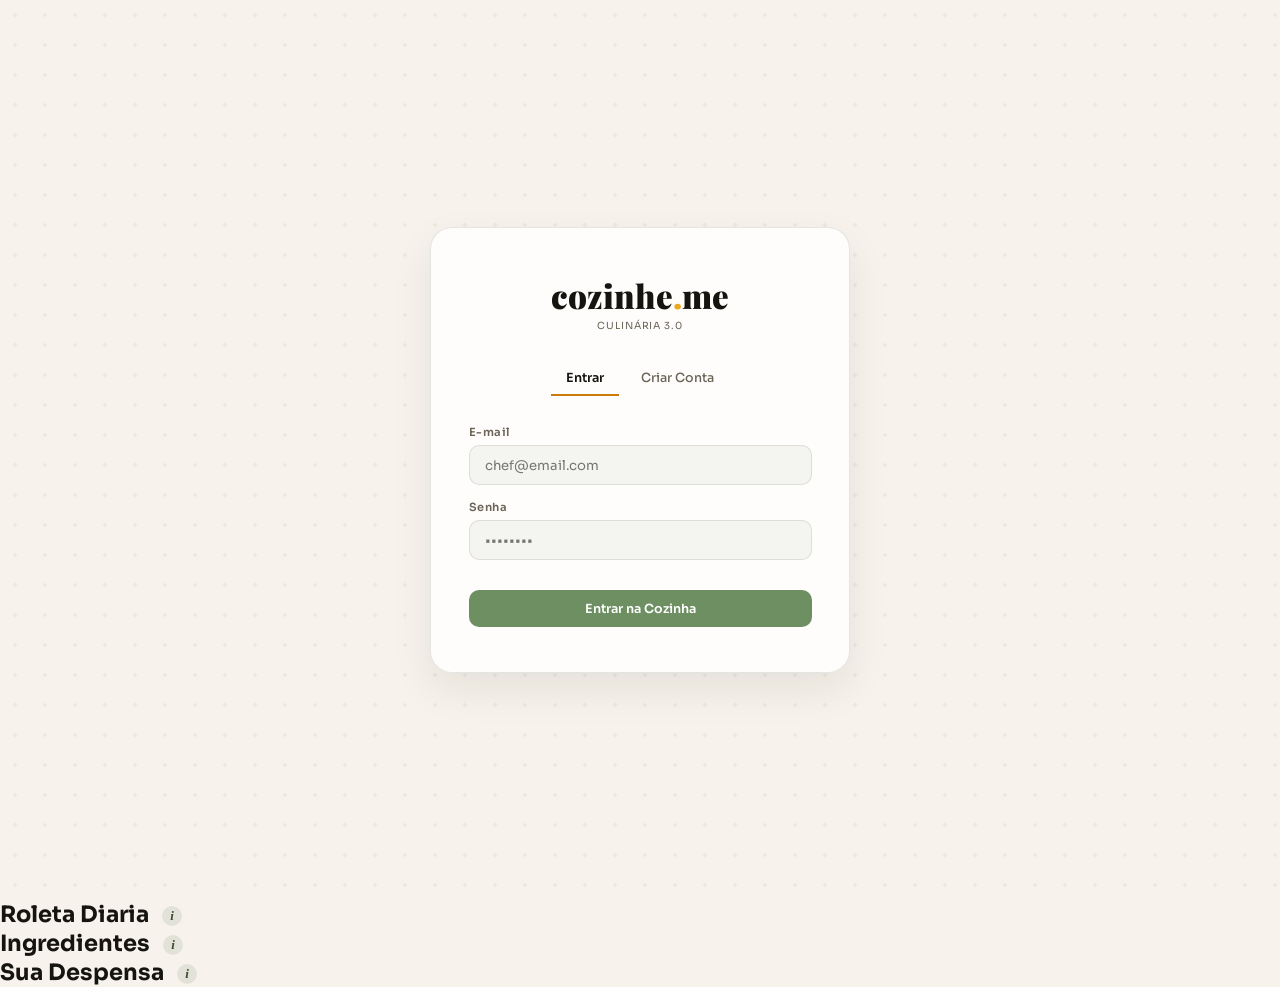
<file: login.html>
<!DOCTYPE html>
<html lang="pt-BR">
<head>
<meta charset="UTF-8">
<meta name="viewport" content="width=device-width, initial-scale=1.0">
<title>cozinhe.me</title>
<link href="https://fonts.googleapis.com/css2?family=Playfair+Display:ital,wght@0,700;0,900;1,700&family=Sora:wght@300;400;500;600;700&display=swap" rel="stylesheet">
<style>
:root{
  --cream:#F7F3EC;--dark:#16140F;--olive:#3B4A2C;--amber:#C97B0A;--gold:#E8A920;
  --sage:#6E8F62;--rust:#A83E1C;--warm:#FDFAF5;--muted:#6A6356;--border:rgba(59,74,44,0.13);
  --panel:rgba(255,255,255,0.82);--glass:rgba(255,255,255,0.55);
  --premium:#B8860B;--premium-light:rgba(184,134,11,0.12);
}
*,*::before,*::after{box-sizing:border-box;margin:0;padding:0}
html{scroll-behavior:smooth;font-size:15px}
body{background:var(--cream);color:var(--dark);font-family:'Sora',sans-serif;overflow-x:hidden;min-height:100vh}
input,button,select,textarea{font-family:'Sora',sans-serif}
::-webkit-scrollbar{width:5px;height:5px}
::-webkit-scrollbar-track{background:transparent}
::-webkit-scrollbar-thumb{background:rgba(59,74,44,0.25);border-radius:10px}

/* ─── LAYOUT ─── */
.app{display:flex;min-height:100vh}
.sidebar{width:220px;background:var(--dark);flex-shrink:0;display:flex;flex-direction:column;position:fixed;top:0;left:0;height:100vh;z-index:100;overflow-y:auto}
.main{margin-left:220px;flex:1;min-height:100vh}
.sidebar-logo{padding:1.6rem 1.4rem 1rem;border-bottom:1px solid rgba(255,255,255,0.07)}
.logo-text{font-family:'Playfair Display',serif;font-size:1.35rem;font-weight:900;color:#fff}
.logo-text span{color:var(--gold)}
.logo-sub{font-size:.65rem;color:rgba(255,255,255,.35);letter-spacing:.1em;text-transform:uppercase;margin-top:.2rem}
.nav-section{padding:.8rem 0}
.nav-label{font-size:.6rem;letter-spacing:.18em;text-transform:uppercase;color:rgba(255,255,255,.3);padding:.6rem 1.4rem .3rem;font-weight:600}
.nav-item{display:flex;align-items:center;gap:.75rem;padding:.65rem 1.4rem;cursor:pointer;transition:background .2s;border-left:3px solid transparent;font-size:.82rem;color:rgba(255,255,255,.55);font-weight:500}
.nav-item:hover{background:rgba(255,255,255,.06);color:rgba(255,255,255,.9)}
.nav-item.active{background:rgba(255,255,255,.09);color:#fff;border-left-color:var(--gold)}
.nav-item .ni{font-size:1rem;width:20px;text-align:center}
.sidebar-bottom{margin-top:auto;padding:1rem 1.2rem;border-top:1px solid rgba(255,255,255,.07)}
.user-chip{display:flex;align-items:center;gap:.7rem;cursor:pointer}
.user-avatar{width:34px;height:34px;border-radius:50%;background:linear-gradient(135deg,var(--sage),var(--olive));display:flex;align-items:center;justify-content:center;font-size:.9rem;flex-shrink:0}
.user-info-name{font-size:.82rem;font-weight:600;color:#fff}
.user-info-level{font-size:.68rem;color:var(--gold)}
.premium-badge-side{margin-top:.6rem;background:var(--premium-light);border:1px solid rgba(184,134,11,.3);border-radius:8px;padding:.5rem .8rem;font-size:.72rem;color:var(--gold);display:flex;align-items:center;gap:.4rem;cursor:pointer}

/* ─── TOPBAR ─── */
.topbar{background:rgba(253,250,245,0.92);backdrop-filter:blur(12px);border-bottom:1px solid var(--border);padding:.8rem 2rem;display:flex;align-items:center;justify-content:space-between;position:sticky;top:0;z-index:50}
.topbar-title{font-family:'Playfair Display',serif;font-size:1.3rem;font-weight:700}
.topbar-actions{display:flex;align-items:center;gap:.8rem}
.streak-pill{display:flex;align-items:center;gap:.4rem;background:rgba(201,123,10,.1);border:1px solid rgba(201,123,10,.25);border-radius:100px;padding:.35rem .85rem;font-size:.78rem;font-weight:600;color:var(--amber);cursor:pointer}
.xp-pill{display:flex;align-items:center;gap:.4rem;background:rgba(110,143,98,.1);border:1px solid rgba(110,143,98,.25);border-radius:100px;padding:.35rem .85rem;font-size:.78rem;font-weight:600;color:var(--sage)}

/* ─── PAGE ─── */
.page{display:none;padding:2rem}
.page.active{display:block}

/* ─── CARDS ─── */
.card{background:var(--panel);border:1.5px solid var(--border);border-radius:18px;padding:1.5rem;backdrop-filter:blur(8px)}
.card-sm{background:var(--panel);border:1.5px solid var(--border);border-radius:14px;padding:1.1rem}
h2.page-title{font-family:'Playfair Display',serif;font-size:1.8rem;font-weight:900;margin-bottom:.3rem;letter-spacing:-.5px}
p.page-sub{color:var(--muted);font-size:.88rem;margin-bottom:1.6rem;font-weight:300}

/* ─── BUTTONS ─── */
.btn{background:var(--dark);color:#fff;border:none;border-radius:10px;padding:.7rem 1.4rem;font-size:.84rem;font-weight:600;cursor:pointer;transition:all .2s;display:inline-flex;align-items:center;gap:.5rem}
.btn:hover{background:var(--olive);transform:translateY(-1px)}
.btn-outline{background:transparent;color:var(--dark);border:1.5px solid var(--border);border-radius:10px;padding:.65rem 1.3rem;font-size:.84rem;font-weight:500;cursor:pointer;transition:all .2s}
.btn-outline:hover{border-color:var(--dark)}
.btn-amber{background:var(--amber);color:#fff}
.btn-amber:hover{background:#a8660a}
.btn-sage{background:var(--sage);color:#fff}
.btn-sage:hover{background:var(--olive)}
.btn-sm{padding:.45rem .9rem;font-size:.76rem;border-radius:8px}
.btn-danger{background:rgba(168,62,28,.1);color:var(--rust);border:1px solid rgba(168,62,28,.2)}
.btn-danger:hover{background:rgba(168,62,28,.18)}

/* ─── INPUTS ─── */
.input{width:100%;background:rgba(59,74,44,.05);border:1.5px solid var(--border);border-radius:10px;padding:.7rem 1rem;font-size:.88rem;color:var(--dark);outline:none;transition:border-color .2s}
.input:focus{border-color:var(--sage)}
.input-label{font-size:.75rem;font-weight:600;color:var(--muted);letter-spacing:.05em;margin-bottom:.4rem;display:block}
.input-group{margin-bottom:1rem}
textarea.input{min-height:90px;resize:vertical}
select.input{cursor:pointer}

/* ─── TAGS ─── */
.tag{display:inline-flex;align-items:center;gap:.35rem;background:rgba(59,74,44,.1);color:var(--olive);padding:.25rem .7rem;border-radius:100px;font-size:.74rem;font-weight:500}
.tag-amber{background:rgba(201,123,10,.1);color:var(--amber)}
.tag-rust{background:rgba(168,62,28,.1);color:var(--rust)}
.tag-sage{background:rgba(110,143,98,.12);color:var(--sage)}
.tag-gold{background:var(--premium-light);color:var(--premium)}
.tag btn{background:none;border:none;cursor:pointer;color:inherit;opacity:.6;font-size:.8rem}

/* ─── GRID ─── */
.grid-2{display:grid;grid-template-columns:1fr 1fr;gap:1.2rem}
.grid-3{display:grid;grid-template-columns:repeat(3,1fr);gap:1.2rem}
.grid-4{display:grid;grid-template-columns:repeat(4,1fr);gap:1rem}

/* ─── SECTION LABEL ─── */
.section-label{font-size:.68rem;letter-spacing:.18em;text-transform:uppercase;color:var(--amber);font-weight:700;margin-bottom:.6rem}

/* ─── MODAL ─── */
.modal-overlay{position:fixed;inset:0;background:rgba(22,20,15,.55);backdrop-filter:blur(4px);z-index:500;display:flex;align-items:center;justify-content:center;opacity:0;pointer-events:none;transition:opacity .25s}
.modal-overlay.open{opacity:1;pointer-events:all}
.modal{background:var(--warm);border-radius:22px;padding:2rem;max-width:560px;width:90%;max-height:90vh;overflow-y:auto;transform:translateY(20px) scale(.97);transition:transform .3s cubic-bezier(.34,1.56,.64,1)}
.modal-overlay.open .modal{transform:none}
.modal-title{font-family:'Playfair Display',serif;font-size:1.35rem;font-weight:700;margin-bottom:1.2rem}
.modal-close{float:right;background:none;border:none;font-size:1.3rem;cursor:pointer;color:var(--muted);margin-top:-.3rem}

/* ─── TOAST ─── */
.toast-stack{position:fixed;bottom:1.5rem;right:1.5rem;z-index:999;display:flex;flex-direction:column;gap:.6rem;pointer-events:none}
.toast{background:var(--dark);color:#fff;padding:.85rem 1.2rem;border-radius:12px;font-size:.83rem;font-weight:500;box-shadow:0 8px 28px rgba(22,20,15,.25);display:flex;align-items:center;gap:.7rem;transform:translateX(120%);transition:transform .4s cubic-bezier(.34,1.56,.64,1);pointer-events:all;max-width:300px}
.toast.show{transform:none}
.toast-icon{font-size:1.25rem;flex-shrink:0}

/* ════════════════ AUTENTICAÇÃO ════════════════ */
.auth-screen {
  position: fixed;
  inset: 0;
  background: var(--cream);
  z-index: 9999;
  display: flex;
  align-items: center;
  justify-content: center;
  background-image: radial-gradient(rgba(59,74,44,0.06) 2px, transparent 2px);
  background-size: 30px 30px;
  transition: opacity 0.4s ease;
}
.auth-screen.hidden {
  opacity: 0;
  pointer-events: none;
}
.auth-box {
  background: var(--panel);
  border: 1.5px solid var(--border);
  border-radius: 22px;
  padding: 3rem 2.5rem;
  width: 90%;
  max-width: 420px;
  box-shadow: 0 16px 40px rgba(22,20,15,0.08);
  backdrop-filter: blur(12px);
}

/* ════════════════ HOME ════════════════ */
.home-hero{background:linear-gradient(135deg,var(--olive) 0%,var(--dark) 100%);border-radius:20px;padding:2.5rem;color:#fff;position:relative;overflow:hidden;margin-bottom:1.5rem}
.home-hero::before{content:'';position:absolute;top:-60px;right:-60px;width:250px;height:250px;border-radius:50%;background:radial-gradient(circle,rgba(232,169,32,.2),transparent 70%)}
.home-hero-title{font-family:'Playfair Display',serif;font-size:2rem;font-weight:900;margin-bottom:.5rem;position:relative}
.home-hero-sub{color:rgba(255,255,255,.65);font-size:.9rem;font-weight:300;max-width:420px;line-height:1.65;position:relative}
.home-hero-actions{display:flex;gap:.8rem;margin-top:1.5rem;position:relative;flex-wrap:wrap}
.daily-wheel-cta{background:linear-gradient(135deg,var(--gold),var(--amber));color:var(--dark);border:none;border-radius:12px;padding:.8rem 1.5rem;font-size:.88rem;font-weight:700;cursor:pointer;display:inline-flex;align-items:center;gap:.5rem;box-shadow:0 4px 18px rgba(232,169,32,.35);transition:transform .2s,box-shadow .2s}
.daily-wheel-cta:hover{transform:translateY(-2px);box-shadow:0 8px 28px rgba(232,169,32,.45)}

.stats-row{display:grid;grid-template-columns:repeat(4,1fr);gap:1rem;margin-bottom:1.5rem}
.stat-card{background:var(--panel);border:1.5px solid var(--border);border-radius:14px;padding:1.1rem;text-align:center}
.stat-num{font-family:'Playfair Display',serif;font-size:2rem;font-weight:900;color:var(--dark)}
.stat-lbl{font-size:.72rem;color:var(--muted);font-weight:400;margin-top:.2rem}
.stat-icon{font-size:1.3rem;margin-bottom:.3rem}

/* ════════════════ RODA DA SORTE ════════════════ */
.wheel-modal .modal{max-width:500px}
.wheel-wrap{display:flex;flex-direction:column;align-items:center;gap:1.5rem;padding:1rem 0}
.wheel-outer{position:relative;width:300px;height:300px}
.wheel-canvas{border-radius:50%;box-shadow:0 8px 40px rgba(22,20,15,.25)}
.wheel-pointer{position:absolute;top:-16px;left:50%;transform:translateX(-50%);font-size:2.2rem;filter:drop-shadow(0 2px 4px rgba(0,0,0,.4));z-index:2}
.wheel-spin-btn{background:linear-gradient(135deg,var(--gold),var(--amber));color:var(--dark);border:none;border-radius:100px;padding:.85rem 2.5rem;font-size:1rem;font-weight:800;cursor:pointer;box-shadow:0 4px 20px rgba(232,169,32,.4);transition:all .25s}
.wheel-spin-btn:hover:not(:disabled){transform:translateY(-2px);box-shadow:0 8px 30px rgba(232,169,32,.5)}
.wheel-spin-btn:disabled{opacity:.5;cursor:not-allowed}
.wheel-streak-info{text-align:center;font-size:.82rem;color:var(--muted);line-height:1.6}
.wheel-result{background:var(--premium-light);border:1.5px solid rgba(184,134,11,.3);border-radius:14px;padding:1.2rem;text-align:center;width:100%;display:none}
.wheel-result.show{display:block}
.wheel-result-prize{font-family:'Playfair Display',serif;font-size:1.3rem;font-weight:700;color:var(--premium)}
.wheel-result-desc{font-size:.82rem;color:var(--muted);margin-top:.3rem}

/* ════════════════ RECEITAS ════════════════ */
.recipe-grid{display:grid;grid-template-columns:repeat(auto-fill,minmax(240px,1fr));gap:1.1rem}
.recipe-card{background:var(--panel);border:1.5px solid var(--border);border-radius:16px;overflow:hidden;cursor:pointer;transition:transform .2s,box-shadow .2s}
.recipe-card:hover{transform:translateY(-3px);box-shadow:0 12px 36px rgba(22,20,15,.1)}
.recipe-card-thumb{height:130px;background:linear-gradient(135deg,var(--sage),var(--olive));display:flex;align-items:center;justify-content:center;font-size:3.5rem;position:relative}
.recipe-card-body{padding:1rem}
.recipe-card-name{font-family:'Playfair Display',serif;font-size:1rem;font-weight:700;margin-bottom:.4rem}
.recipe-card-meta{display:flex;gap:.5rem;flex-wrap:wrap;margin-bottom:.5rem}
.recipe-card-desc{font-size:.78rem;color:var(--muted);font-weight:300;line-height:1.5}
.recipe-search-bar{display:flex;gap:.7rem;margin-bottom:1.2rem;align-items:center;flex-wrap:wrap}
.recipe-filters{display:flex;gap:.5rem;flex-wrap:wrap;margin-bottom:1rem}
.filter-chip{background:rgba(59,74,44,.07);border:1.5px solid var(--border);border-radius:100px;padding:.3rem .85rem;font-size:.76rem;font-weight:500;cursor:pointer;transition:all .2s;color:var(--muted)}
.filter-chip:hover,.filter-chip.active{background:var(--olive);border-color:var(--olive);color:#fff}
.creator-badge{position:absolute;top:.5rem;right:.5rem;background:var(--gold);color:var(--dark);padding:.2rem .5rem;border-radius:100px;font-size:.65rem;font-weight:700}

/* ─── RECIPE DETAIL ─── */
.recipe-detail{display:none}
.recipe-detail.open{display:block}
.recipe-detail-back{display:inline-flex;align-items:center;gap:.5rem;font-size:.85rem;font-weight:500;color:var(--muted);cursor:pointer;margin-bottom:1rem;transition:color .2s}
.recipe-detail-back:hover{color:var(--dark)}
.recipe-detail-hero{background:linear-gradient(135deg,var(--sage),var(--olive));border-radius:16px;padding:2rem;color:#fff;display:flex;align-items:center;gap:2rem;margin-bottom:1.5rem}
.recipe-detail-emoji{font-size:5rem}
.recipe-detail-title{font-family:'Playfair Display',serif;font-size:2rem;font-weight:900;margin-bottom:.5rem}
.recipe-detail-meta{display:flex;gap:.8rem;flex-wrap:wrap}
.recipe-meta-chip{background:rgba(255,255,255,.15);border-radius:100px;padding:.3rem .8rem;font-size:.76rem;font-weight:500}
.portion-control{display:flex;align-items:center;gap:1rem;background:var(--panel);border:1.5px solid var(--border);border-radius:12px;padding:.8rem 1.2rem;margin-bottom:1rem}
.portion-label{font-weight:600;font-size:.88rem}
.portion-num{font-family:'Playfair Display',serif;font-size:1.5rem;font-weight:900;color:var(--amber);min-width:2rem;text-align:center}
.portion-btn{width:30px;height:30px;border-radius:50%;border:1.5px solid var(--border);background:white;cursor:pointer;font-size:1.1rem;display:flex;align-items:center;justify-content:center;transition:all .2s;font-weight:700}
.portion-btn:hover{border-color:var(--olive);background:var(--olive);color:#fff}
.ing-table{width:100%;border-collapse:collapse}
.ing-table th{text-align:left;font-size:.72rem;font-weight:700;color:var(--muted);letter-spacing:.08em;text-transform:uppercase;padding:.5rem .8rem;border-bottom:1px solid var(--border)}
.ing-table td{padding:.55rem .8rem;font-size:.88rem;border-bottom:1px solid rgba(59,74,44,.06)}
.ing-table tr:last-child td{border-bottom:none}
.ing-table td:last-child{font-weight:700;color:var(--olive)}
.sub-btn{background:rgba(201,123,10,.08);color:var(--amber);border:1px solid rgba(201,123,10,.2);border-radius:6px;padding:.2rem .55rem;font-size:.68rem;font-weight:600;cursor:pointer;transition:all .2s}
.sub-btn:hover{background:rgba(201,123,10,.18)}
.steps-list{display:flex;flex-direction:column;gap:.8rem}
.step-item{display:flex;gap:1rem;align-items:flex-start}
.step-num{width:28px;height:28px;border-radius:50%;background:var(--dark);color:#fff;display:flex;align-items:center;justify-content:center;font-size:.75rem;font-weight:700;flex-shrink:0}
.step-text{font-size:.88rem;line-height:1.65;padding-top:.2rem}
.step-timer{display:inline-flex;align-items:center;gap:.3rem;background:rgba(201,123,10,.1);color:var(--amber);border-radius:6px;padding:.15rem .5rem;font-size:.72rem;font-weight:600;margin-left:.5rem;cursor:pointer}
.diff-badge{display:inline-flex;align-items:center;gap:.4rem;border-radius:100px;padding:.4rem 1rem;font-size:.78rem;font-weight:600}
.diff-easy{background:rgba(110,143,98,.12);color:var(--sage)}
.diff-medium{background:rgba(201,123,10,.12);color:var(--amber)}
.diff-hard{background:rgba(168,62,28,.12);color:var(--rust)}
.voice-btn{background:linear-gradient(135deg,var(--rust),#7a2a0e);color:#fff;border:none;border-radius:100px;padding:.6rem 1.3rem;font-size:.82rem;font-weight:600;cursor:pointer;display:inline-flex;align-items:center;gap:.5rem;transition:all .2s}
.voice-btn:hover{transform:translateY(-1px)}
.voice-btn.recording{background:linear-gradient(135deg,#c0392b,#96281b);animation:pulse-record .8s ease-in-out infinite}

/* ════════════════ INVENTÁRIO ════════════════ */
.inventory-grid{display:grid;grid-template-columns:repeat(auto-fill,minmax(160px,1fr));gap:.8rem}
.inv-item{background:var(--panel);border:1.5px solid var(--border);border-radius:12px;padding:.9rem;display:flex;flex-direction:column;gap:.4rem;position:relative}
.inv-item:hover .inv-del{opacity:1}
.inv-emoji{font-size:1.8rem}
.inv-name{font-weight:600;font-size:.85rem}
.inv-qty{font-size:.78rem;color:var(--muted)}
.inv-del{position:absolute;top:.5rem;right:.5rem;background:rgba(168,62,28,.1);border:none;border-radius:6px;padding:.2rem .4rem;font-size:.7rem;cursor:pointer;color:var(--rust);opacity:0;transition:opacity .2s}
.inv-expiry{font-size:.7rem;padding:.15rem .5rem;border-radius:100px}
.expiry-ok{background:rgba(110,143,98,.1);color:var(--sage)}
.expiry-soon{background:rgba(201,123,10,.1);color:var(--amber)}
.expiry-bad{background:rgba(168,62,28,.1);color:var(--rust)}

/* ════════════════ COMUNIDADE ════════════════ */
.community-post{background:var(--panel);border:1.5px solid var(--border);border-radius:16px;padding:1.3rem;margin-bottom:1rem}
.post-header{display:flex;align-items:center;gap:.8rem;margin-bottom:.8rem}
.post-avatar{width:38px;height:38px;border-radius:50%;background:linear-gradient(135deg,var(--sage),var(--olive));display:flex;align-items:center;justify-content:center;font-size:1rem;flex-shrink:0}
.post-user-name{font-weight:600;font-size:.88rem}
.post-user-info{font-size:.74rem;color:var(--muted)}
.post-image{background:linear-gradient(135deg,var(--olive),var(--dark));border-radius:12px;height:180px;display:flex;align-items:center;justify-content:center;font-size:5rem;margin-bottom:.8rem}
.post-text{font-size:.88rem;line-height:1.6;margin-bottom:.8rem}
.post-actions{display:flex;gap:.8rem;align-items:center}
.post-action-btn{background:none;border:none;cursor:pointer;display:flex;align-items:center;gap:.35rem;font-size:.8rem;color:var(--muted);font-family:'Sora',sans-serif;padding:.3rem .5rem;border-radius:8px;transition:all .2s}
.post-action-btn:hover{background:rgba(59,74,44,.06);color:var(--dark)}
.post-action-btn.liked{color:var(--rust)}
.creator-card{background:linear-gradient(135deg,rgba(232,169,32,.12),rgba(201,123,10,.06));border:1.5px solid rgba(232,169,32,.3);border-radius:16px;padding:1.2rem;display:flex;gap:1rem;align-items:flex-start}
.creator-crown{font-size:1.5rem}
.creator-name{font-weight:700;font-size:.92rem;margin-bottom:.2rem}
.creator-desc{font-size:.78rem;color:var(--muted);line-height:1.5}
.creator-achievement{display:inline-flex;align-items:center;gap:.3rem;background:var(--premium-light);color:var(--premium);border-radius:100px;padding:.2rem .6rem;font-size:.7rem;font-weight:600;margin-top:.4rem}

/* ════════════════ GAMIFICAÇÃO ════════════════ */
.technique-grid{display:grid;grid-template-columns:repeat(auto-fill,minmax(200px,1fr));gap:1rem}
.technique-card{background:var(--panel);border:1.5px solid var(--border);border-radius:14px;padding:1.2rem;position:relative;overflow:hidden;transition:transform .2s}
.technique-card:hover{transform:translateY(-2px)}
.technique-card::before{content:'';position:absolute;top:0;left:0;right:0;height:4px}
.technique-card.mastered::before{background:var(--sage)}
.technique-card.learning::before{background:var(--amber)}
.technique-card.locked::before{background:var(--border)}
.technique-icon{font-size:2rem;margin-bottom:.6rem}
.technique-name{font-weight:700;font-size:.9rem;margin-bottom:.3rem}
.technique-lvl{font-size:.74rem;color:var(--muted);margin-bottom:.7rem}
.xp-bar{height:6px;background:rgba(59,74,44,.1);border-radius:100px;overflow:hidden}
.xp-fill{height:100%;border-radius:100px;background:linear-gradient(90deg,var(--sage),var(--amber));transition:width .6s}
.achievement-wall{display:grid;grid-template-columns:repeat(auto-fill,minmax(90px,1fr));gap:.8rem}
.achievement-item{display:flex;flex-direction:column;align-items:center;gap:.4rem;cursor:pointer}
.achievement-hex{width:60px;height:60px;border-radius:50%;display:flex;align-items:center;justify-content:center;font-size:1.5rem;border:2.5px solid;transition:transform .25s}
.achievement-hex:hover{transform:scale(1.1)}
.achievement-hex.unlocked.gold{background:linear-gradient(135deg,#F5C842,#D4820A);border-color:#D4820A;box-shadow:0 4px 14px rgba(212,130,10,.3)}
.achievement-hex.unlocked.green{background:linear-gradient(135deg,#8DB87A,#3D4A2E);border-color:#3D4A2E;box-shadow:0 4px 14px rgba(61,74,46,.25)}
.achievement-hex.unlocked.red{background:linear-gradient(135deg,#E07050,#B84C1E);border-color:#B84C1E}
.achievement-hex.unlocked.blue{background:linear-gradient(135deg,#7098C0,#3A5F8A);border-color:#3A5F8A}
.achievement-hex.locked{background:rgba(59,74,44,.07);border-color:var(--border);filter:grayscale(1) opacity(.4)}
.achievement-label{font-size:.66rem;font-weight:600;text-align:center;max-width:82px;line-height:1.3;color:var(--dark)}
.achievement-label.locked{color:var(--muted)}

/* ════════════════ PREMIUM ════════════════ */
.premium-hero{background:linear-gradient(135deg,#2C1F00,#5C3D00,#2C1F00);border-radius:20px;padding:2.5rem;color:#fff;position:relative;overflow:hidden;margin-bottom:1.5rem}
.premium-hero::before{content:'';position:absolute;top:-80px;right:-80px;width:300px;height:300px;border-radius:50%;background:radial-gradient(circle,rgba(232,169,32,.25),transparent 70%)}
.premium-hero::after{content:'';position:absolute;bottom:-60px;left:-60px;width:200px;height:200px;border-radius:50%;background:radial-gradient(circle,rgba(184,134,11,.2),transparent 70%)}
.premium-hero-title{font-family:'Playfair Display',serif;font-size:2.2rem;font-weight:900;margin-bottom:.5rem;position:relative;color:var(--gold)}
.premium-plan-grid{display:grid;grid-template-columns:1fr 1fr;gap:1.2rem}
.premium-plan{background:var(--panel);border:2px solid var(--border);border-radius:18px;padding:1.8rem;position:relative;overflow:hidden}
.premium-plan.featured{border-color:var(--gold);background:var(--warm)}
.premium-plan.featured::before{content:'Mais popular';position:absolute;top:0;right:0;background:var(--gold);color:var(--dark);font-size:.68rem;font-weight:800;padding:.3rem .9rem;border-bottom-left-radius:10px}
.plan-name{font-family:'Playfair Display',serif;font-size:1.2rem;font-weight:700;margin-bottom:.3rem}
.plan-price{font-family:'Playfair Display',serif;font-size:2.5rem;font-weight:900;color:var(--premium);margin-bottom:.2rem}
.plan-price span{font-size:.9rem;color:var(--muted);font-family:'Sora',sans-serif;font-weight:400}
.plan-features{list-style:none;display:flex;flex-direction:column;gap:.5rem;margin:1rem 0}
.plan-features li{font-size:.82rem;display:flex;gap:.5rem;align-items:flex-start}
.plan-features li::before{content:'✓';color:var(--sage);font-weight:700;flex-shrink:0;margin-top:.05rem}

/* ════════════════ AI PREP TOOL ════════════════ */
.ai-prep-tabs{display:flex;gap:.5rem;margin-bottom:1.5rem;border-bottom:1px solid var(--border);padding-bottom:-.5rem}
.ai-tab{background:none;border:none;border-bottom:2.5px solid transparent;padding:.55rem 1rem;font-family:'Sora',sans-serif;font-size:.84rem;font-weight:500;color:var(--muted);cursor:pointer;margin-bottom:-1px;transition:all .2s}
.ai-tab.active{color:var(--dark);border-bottom-color:var(--amber);font-weight:600}
.ai-result-box{background:rgba(59,74,44,.04);border:1.5px solid var(--border);border-radius:14px;padding:1.3rem;min-height:140px;font-size:.88rem;line-height:1.7;color:var(--dark);white-space:pre-wrap}
.lang-selector{display:flex;gap:.5rem;flex-wrap:wrap}
.lang-chip{border:1.5px solid var(--border);border-radius:8px;padding:.35rem .75rem;font-size:.76rem;font-weight:500;cursor:pointer;transition:all .2s;background:white}
.lang-chip.active{background:var(--dark);color:#fff;border-color:var(--dark)}
.typing-cursor{display:inline-block;width:2px;height:1em;background:var(--amber);animation:blink .7s infinite;vertical-align:middle;margin-left:2px}

/* ════════════════ ANIMATIONS ════════════════ */
@keyframes fadeUp{from{opacity:0;transform:translateY(16px)}to{opacity:1;transform:translateY(0)}}
@keyframes spin{to{transform:rotate(360deg)}}
@keyframes blink{0%,100%{opacity:1}50%{opacity:0}}
@keyframes pulse-record{0%,100%{box-shadow:0 0 0 0 rgba(168,62,28,.5)}50%{box-shadow:0 0 0 10px rgba(168,62,28,0)}}
@keyframes wheel-spin{from{transform:rotate(0deg)}}
.fade-in{animation:fadeUp .4s ease forwards}
.spin-anim{animation:spin .7s linear infinite}

/* ════════════════ MISE EN PLACE ════════════════ */
.mise-board{background:var(--panel);border:1.5px solid var(--border);border-radius:16px;overflow:hidden}
.mise-header-bar{background:var(--dark);padding:.9rem 1.3rem;display:flex;justify-content:space-between;align-items:center}
.mise-header-title{color:#fff;font-family:'Playfair Display',serif;font-size:1rem;font-weight:700}
.mise-time{color:rgba(255,255,255,.5);font-size:.78rem}
.mise-track{padding:1.2rem}
.mise-row{display:grid;grid-template-columns:80px 1fr;gap:.7rem;align-items:center;margin-bottom:.5rem}
.mise-station-lbl{font-size:.7rem;font-weight:700;text-transform:uppercase;color:var(--muted);text-align:right}
.mise-bar-wrap{position:relative;height:38px}
.mise-block{position:absolute;border-radius:7px;height:30px;top:4px;display:flex;align-items:center;padding:0 .7rem;font-size:.72rem;font-weight:500;color:#fff;cursor:pointer;transition:opacity .2s;user-select:none;overflow:hidden;white-space:nowrap}
.mise-block:hover{opacity:.8}
.mise-block.done{opacity:.45;text-decoration:line-through}
.mise-block.fogao{background:#B84C3A}
.mise-block.tabua{background:#4A7A5C}
.mise-block.prep{background:#7A6B3A}
.mise-ruler{display:flex;padding-top:.4rem;border-top:1px solid var(--border)}
.mise-mark{flex:1;font-size:.65rem;color:var(--muted);text-align:center}
.mise-progress{height:4px;background:rgba(59,74,44,.1);margin:.6rem 1.2rem}
.mise-progress-fill{height:100%;background:var(--sage);border-radius:100px;transition:width .4s}
.mise-footer{padding:.6rem 1.2rem 1.2rem;display:flex;gap:.6rem;justify-content:center}

/* Botao de informacao discreto */
.info-btn {
  background: rgba(59, 74, 44, 0.1);
  color: #3B4A2C; /* Cor Olive do seu projeto */
  border: none;
  border-radius: 50%;
  width: 20px;
  height: 20px;
  font-family: serif;
  font-style: italic;
  font-weight: bold;
  font-size: 13px;
  cursor: pointer;
  margin-left: 8px;
  display: inline-flex;
  align-items: center;
  justify-content: center;
  vertical-align: middle;
  transition: background 0.2s;
}

.info-btn:hover {
  background: #C97B0A; /* Cor Amber do seu projeto */
  color: #FDFAF5;
}

/* Balao explicativo (Tooltip) */
.help-tooltip {
  position: absolute;
  background: #16140F; /* Cor Dark do seu projeto */
  color: #FDFAF5;
  padding: 10px 14px;
  border-radius: 6px;
  font-size: 13px;
  line-height: 1.4;
  max-width: 250px;
  z-index: 9999;
  box-shadow: 0 4px 12px rgba(0,0,0,0.15);
}

/* Botao de informacao discreto */
.info-btn {
  background: rgba(59, 74, 44, 0.1);
  color: #3B4A2C;
  border: none;
  border-radius: 50%;
  width: 20px;
  height: 20px;
  font-family: serif;
  font-style: italic;
  font-weight: bold;
  font-size: 13px;
  cursor: pointer;
  margin-left: 8px;
  display: inline-flex;
  align-items: center;
  justify-content: center;
  vertical-align: middle;
  transition: background 0.2s;
}

.info-btn:hover {
  background: #C97B0A;
  color: #FDFAF5;
}

/* Balao explicativo (Tooltip) */
.help-tooltip {
  position: absolute;
  background: #16140F;
  color: #FDFAF5;
  padding: 10px 14px;
  border-radius: 6px;
  font-size: 13px;
  line-height: 1.4;
  max-width: 250px;
  z-index: 9999;
  box-shadow: 0 4px 12px rgba(0,0,0,0.15);
}

<style>
  /* Botão "i" discreto adaptado à paleta de cores do site */
  .info-btn {
    background: rgba(59, 74, 44, 0.08);
    color: #3B4A2C;
    border: none;
    border-radius: 50%;
    width: 19px;
    height: 19px;
    font-family: serif;
    font-style: italic;
    font-weight: bold;
    font-size: 12px;
    cursor: pointer;
    margin-left: 8px;
    display: inline-flex;
    align-items: center;
    justify-content: center;
    vertical-align: middle;
    transition: background 0.2s, color 0.2s;
  }

  .info-btn:hover {
    background: #C97B0A;
    color: #FDFAF5;
  }

  /* Balão explicativo elegante e legível */
  .help-tooltip {
    position: absolute;
    background: #16140F;
    color: #FDFAF5;
    padding: 10px 14px;
    border-radius: 8px;
    font-size: 13px;
    line-height: 1.45;
    max-width: 260px;
    z-index: 99999;
    box-shadow: 0 6px 20px rgba(0,0,0,0.2);
    animation: fadeUp 0.2s ease forwards;
  }

/* ────────────────────────────────────────────────────
   RESPONSIVO
──────────────────────────────────────────────────── */
@media(max-width:900px){
  .sidebar{width:60px}
  .sidebar-logo,.nav-label,.nav-item span,.user-info-name,.user-info-level,.premium-badge-side,.logo-sub{display:none}
  .main{margin-left:60px}
  .nav-item{padding:.7rem;justify-content:center}
  .nav-item .ni{margin:0}
  .stats-row{grid-template-columns:1fr 1fr}
  .grid-2,.grid-3,.grid-4,.premium-plan-grid{grid-template-columns:1fr}
}
</style>
</head>
<body>

<div id="authScreen" class="auth-screen">
  <div class="auth-box">
    <div class="sidebar-logo" style="padding:0; border:none; margin-bottom: 2rem; text-align: center;">
      <div class="logo-text" style="color:var(--dark); font-size: 2.2rem;">cozinhe<span>.</span>me</div>
      <div class="logo-sub" style="color:var(--muted)">Culinária 3.0</div>
    </div>

    <div class="ai-prep-tabs" style="justify-content: center; margin-bottom: 2rem; border-bottom: none;">
      <button class="ai-tab active" id="tabLogin" onclick="switchAuthTab('login')">Entrar</button>
      <button class="ai-tab" id="tabSignup" onclick="switchAuthTab('signup')">Criar Conta</button>
    </div>

    <div id="formLogin" class="fade-in">
      <div class="input-group">
        <label class="input-label">E-mail</label>
        <input type="email" class="input" id="loginEmail" placeholder="chef@email.com">
      </div>
      <div class="input-group">
        <label class="input-label">Senha</label>
        <input type="password" class="input" id="loginPass" placeholder="••••••••">
      </div>
      <button class="btn btn-sage" style="width: 100%; margin-top: 1rem; justify-content: center;" onclick="doLogin()">Entrar na Cozinha</button>
    </div>

    <div id="formSignup" class="fade-in" style="display: none;">
      <div class="input-group">
        <label class="input-label">Como quer ser chamado?</label>
        <input type="text" class="input" id="signupName" placeholder="Ex: Chef Lucas">
      </div>
      <div class="input-group">
        <label class="input-label">E-mail</label>
        <input type="email" class="input" id="signupEmail" placeholder="seu@email.com">
      </div>
      <div class="input-group">
        <label class="input-label">Crie uma Senha</label>
        <input type="password" class="input" id="signupPass" placeholder="Senha forte">
      </div>
      <button class="btn btn-amber" style="width: 100%; margin-top: 1rem; justify-content: center;" onclick="doSignup()">Criar Minha Conta</button>
    </div>
  </div>
</div>

<div class="app">
<aside class="sidebar">
  <div class="sidebar-logo">
    <div class="logo-text">cozinhe<span>.</span>me</div>
    <div class="logo-sub">Culinária 3.0</div>
  </div>
  <nav>
    <div class="nav-section">
      <div class="nav-label">Principal</div>
      <div class="nav-item active" onclick="goTo('home')"><span class="ni">🏠</span><span>Início</span></div>
      <div class="nav-item" onclick="goTo('recipes')"><span class="ni">📖</span><span>Receitas</span></div>
      <div class="nav-item" onclick="goTo('inventory')"><span class="ni">🧺</span><span>Inventário</span></div>
      <div class="nav-item" onclick="goTo('ai-prep')"><span class="ni">🤖</span><span>IA Chef</span></div>
    </div>
    <div class="nav-section">
      <div class="nav-label">Social</div>
      <div class="nav-item" onclick="goTo('community')"><span class="ni">👥</span><span>Comunidade</span></div>
      <div class="nav-item" onclick="goTo('gamification')"><span class="ni">🏆</span><span>Conquistas</span></div>
    </div>
    <div class="nav-section">
      <div class="nav-label">Conta</div>
      <div class="nav-item" onclick="goTo('premium')"><span class="ni">⭐</span><span>Premium</span></div>
    </div>
  </nav>
  <div class="sidebar-bottom">
    <div class="user-chip">
      <div class="user-avatar">👨‍🍳</div>
      <div>
        <div class="user-info-name" id="sideUserName">Lucas</div>
        <div class="user-info-level" id="sideUserLevel">Nível 3 · 340 XP</div>
      </div>
    </div>
    <div class="premium-badge-side" onclick="goTo('premium')">⭐ <span>Upgrade Premium</span></div>
  </div>
</aside>

<div class="main">
  <div class="topbar">
    <div class="topbar-title" id="topbarTitle">Início</div>
    <div class="topbar-actions">
      <div class="streak-pill" onclick="openWheelModal()">🔥 <span id="streakCount">5</span> dias · Girar Roleta</div>
      <div class="xp-pill">⚡ <span id="topXP">340</span> XP</div>
    </div>
  </div>

  <div class="page active" id="page-home">
    <div class="home-hero">
      <div class="home-hero-title">Olá, Lucas! 👨‍🍳</div>
      <div class="home-hero-sub">Você tem <strong id="heroIngCount">12 ingredientes</strong> no inventário. A IA encontrou <strong>8 receitas</strong> que você consegue fazer agora.</div>
      <div class="home-hero-actions">
        <button class="btn" onclick="goTo('recipes')">🔍 Encontrar Receita</button>
        <button class="daily-wheel-cta" onclick="openWheelModal()">🎰 Girar Roleta Diária</button>
        <button class="btn" style="background:rgba(255,255,255,.15)" onclick="goTo('ai-prep')">🤖 IA Chef</button>
      </div>
    </div>
    <div class="stats-row">
      <div class="stat-card"><div class="stat-icon">📖</div><div class="stat-num" id="statRecipes">24</div><div class="stat-lbl">Receitas criadas</div></div>
      <div class="stat-card"><div class="stat-icon">🔥</div><div class="stat-num" id="statStreak">5</div><div class="stat-lbl">Dias seguidos</div></div>
      <div class="stat-card"><div class="stat-icon">⚡</div><div class="stat-num" id="statXP">340</div><div class="stat-lbl">XP total</div></div>
      <div class="stat-card"><div class="stat-icon">🏅</div><div class="stat-num">7</div><div class="stat-lbl">Conquistas</div></div>
    </div>
    <div class="grid-2">
      <div>
        <div class="section-label">Sugestões de hoje</div>
        <div id="homeRecipeList"></div>
      </div>
      <div>
        <div class="section-label">Atividade da Comunidade</div>
        <div id="homeCommunityFeed"></div>
      </div>
    </div>
  </div>

  <div class="page" id="page-recipes">
    <div id="recipes-list-view">
      <h2 class="page-title">Receitas</h2>
      <p class="page-sub">Crie, descubra e adapte receitas do seu jeito</p>
      <div class="recipe-search-bar">
        <input class="input" style="max-width:280px" id="recipeSearch" placeholder="Buscar receitas..." oninput="filterRecipes()">
        <button class="btn btn-sage" onclick="openRecipeModal()">+ Nova Receita</button>
        <button class="btn btn-outline" onclick="filterByInventory()">🧺 Só do inventário</button>
      </div>
      <div class="recipe-filters" id="recipeFilters"></div>
      <div class="recipe-grid" id="recipeGrid"></div>
    </div>
    <div id="recipes-detail-view" class="recipe-detail">
      <div class="recipe-detail-back" onclick="closeRecipeDetail()">← Voltar</div>
      <div id="recipeDetailContent"></div>
    </div>
  </div>

  <div class="page" id="page-inventory">
    <h2 class="page-title">Meu Inventário</h2>
    <p class="page-sub">Gerencie o que tem em casa — a IA usará isso para sugerir receitas</p>
    <div style="display:flex;gap:.8rem;margin-bottom:1.2rem;flex-wrap:wrap">
      <button class="btn" onclick="openInvModal()">+ Adicionar Item</button>
      <button class="btn btn-outline" onclick="findRecipesFromInventory()">🔍 Buscar receitas com IA</button>
      <div class="input" style="max-width:220px;padding:.55rem 1rem"><input style="background:none;border:none;outline:none;width:100%;font-family:Sora,sans-serif;font-size:.84rem" placeholder="Buscar ingrediente..." id="invSearch" oninput="filterInventory()"></div>
    </div>
    <div id="expirySoonBanner" style="display:none" class="card" style="border-color:rgba(201,123,10,.3);background:rgba(201,123,10,.07);margin-bottom:1rem"></div>
    <div class="inventory-grid" id="inventoryGrid"></div>
  </div>

  <div class="page" id="page-ai-prep">
    <h2 class="page-title">🤖 IA Chef</h2>
    <p class="page-sub">Ferramentas inteligentes para preparar receitas do seu jeito</p>
    <div class="ai-prep-tabs">
      <button class="ai-tab active" onclick="switchAITab('url')">📹 URL de Vídeo</button>
      <button class="ai-tab" onclick="switchAITab('voice')">🎤 Voz</button>
      <button class="ai-tab" onclick="switchAITab('mise')">⏱️ Mise en Place</button>
      <button class="ai-tab" onclick="switchAITab('translate')">🌐 Traduzir</button>
      <button class="ai-tab" onclick="switchAITab('suggest')">💡 Sugerir do Inventário</button>
    </div>

    <div id="ai-tab-url" class="fade-in">
      <div class="card">
        <div class="section-label">Transcrever receita de vídeo</div>
        <p style="font-size:.85rem;color:var(--muted);margin-bottom:1rem;font-weight:300">Cole a URL de um vídeo do YouTube ou outro site e a IA extrai a receita completa.</p>
        <div style="display:flex;gap:.7rem;margin-bottom:1rem">
          <input class="input" id="videoUrl" placeholder="https://www.youtube.com/watch?v=..." style="flex:1">
          <button class="btn btn-amber" onclick="transcribeVideo()">Transcrever</button>
        </div>
        <div id="urlResult" class="ai-result-box" style="display:none"></div>
        <div id="urlSaveBtn" style="display:none;margin-top:.8rem">
          <button class="btn btn-sage" onclick="saveTranscribedRecipe()">💾 Salvar como receita</button>
        </div>
      </div>
    </div>

    <div id="ai-tab-voice" style="display:none" class="fade-in">
      <div class="card">
        <div class="section-label">Ditar ingredientes ou receita por voz</div>
        <p style="font-size:.85rem;color:var(--muted);margin-bottom:1rem;font-weight:300">Clique em gravar e fale os ingredientes. A IA organiza em forma de receita.</p>
        <div style="display:flex;gap:1rem;align-items:center;margin-bottom:1rem;flex-wrap:wrap">
          <button class="voice-btn" id="voiceBtn" onclick="toggleVoice()">🎤 Iniciar Gravação</button>
          <div id="voiceStatus" style="font-size:.82rem;color:var(--muted)">Aguardando...</div>
        </div>
        <div id="voiceTranscript" style="background:rgba(59,74,44,.04);border:1.5px solid var(--border);border-radius:12px;padding:1rem;min-height:80px;font-size:.88rem;line-height:1.7;color:var(--muted);font-style:italic">O que você disser aparecerá aqui...</div>
        <div id="voiceResult" class="ai-result-box" style="display:none;margin-top:1rem"></div>
        <div id="voiceSaveBtn" style="display:none;margin-top:.8rem">
          <button class="btn btn-sage" onclick="saveVoiceRecipe()">💾 Salvar receita</button>
        </div>
      </div>
    </div>

    <div id="ai-tab-mise" style="display:none" class="fade-in">
      <div class="card" style="margin-bottom:1rem">
        <div class="section-label">Selecionar receita</div>
        <div style="display:flex;gap:.7rem;flex-wrap:wrap">
          <select class="input" id="miseRecipeSelect" style="max-width:260px" onchange="loadMiseRecipe()"></select>
          <button class="btn btn-outline" onclick="generateMiseAI()">✨ Gerar com IA</button>
        </div>
      </div>
      <div class="mise-board" id="miseBoard">
        <div class="mise-header-bar">
          <div class="mise-header-title" id="miseTitle">Selecione uma receita acima</div>
          <div class="mise-time" id="miseTimeLabel"></div>
        </div>
        <div class="mise-track" id="miseTrack"></div>
        <div id="miseActiveBubble" style="display:none;margin:0 1.2rem .5rem;background:rgba(74,122,92,.1);border:1px solid rgba(74,122,92,.25);border-radius:10px;padding:.7rem 1rem;font-size:.83rem;color:var(--olive)"></div>
        <div class="mise-progress"><div class="mise-progress-fill" id="miseProgressFill" style="width:0%"></div></div>
        <div class="mise-footer">
          <button class="btn btn-outline btn-sm" onclick="resetMise()">↺ Reiniciar</button>
          <button class="btn btn-sm" onclick="miseNextTask()">Próxima →</button>
        </div>
      </div>
    </div>

    <div id="ai-tab-translate" style="display:none" class="fade-in">
      <div class="card">
        <div class="section-label">Idioma de saída</div>
        <div class="lang-selector" id="langSelector"></div>
        <div style="margin-top:1.2rem">
          <select class="input" id="translateRecipeSelect" style="max-width:280px;margin-bottom:.8rem">
            <option value="">-- Selecione uma receita --</option>
          </select>
          <button class="btn btn-amber" onclick="translateRecipe()">🌐 Traduzir Receita</button>
        </div>
        <div id="translateResult" class="ai-result-box" style="display:none;margin-top:1rem"></div>
      </div>
    </div>

    <div id="ai-tab-suggest" style="display:none" class="fade-in">
      <div class="card">
        <div class="section-label">IA sugere receitas do seu inventário</div>
        <div style="margin-bottom:1rem;font-size:.85rem;color:var(--muted);font-weight:300">
          Baseado nos seus <strong id="invCountAI">0</strong> ingredientes no inventário, a IA sugere o melhor prato agora.
        </div>
        <div style="display:flex;gap:.7rem;flex-wrap:wrap;margin-bottom:1rem">
          <select class="input" style="max-width:200px" id="preferenceSelect">
            <option value="qualquer">Sem restrições</option>
            <option value="vegetariano">Vegetariano</option>
            <option value="vegano">Vegano</option>
            <option value="sem gluten">Sem glúten</option>
            <option value="low carb">Low carb</option>
          </select>
          <select class="input" style="max-width:180px" id="timeSelect">
            <option value="30">Até 30 min</option>
            <option value="60">Até 1 hora</option>
            <option value="qualquer">Qualquer tempo</option>
          </select>
          <button class="btn btn-amber" onclick="suggestFromInventory()">✨ Sugerir com IA</button>
        </div>
        <div id="suggestResult" class="ai-result-box" style="display:none"></div>
      </div>
    </div>
  </div>

  <div class="page" id="page-community">
    <h2 class="page-title">Comunidade</h2>
    <p class="page-sub">Compartilhe pratos, descubra criadores e ganhe recompensas</p>
    <div class="grid-2" style="align-items:start">
      <div>
        <div class="section-label" style="margin-bottom:.8rem">Feed</div>
        <div style="margin-bottom:1rem">
          <button class="btn btn-sage" onclick="openPostModal()">📸 Compartilhar prato</button>
        </div>
        <div id="communityFeed"></div>
      </div>
      <div>
        <div class="section-label" style="margin-bottom:.8rem">Criadores em Destaque</div>
        <div id="creatorsList"></div>
        <div style="margin-top:1.5rem">
          <div class="section-label" style="margin-bottom:.8rem">Preferências da Comunidade</div>
          <div id="communityPrefs"></div>
        </div>
      </div>
    </div>
  </div>

  <div class="page" id="page-gamification">
    <h2 class="page-title">Conquistas & Progressão</h2>
    <p class="page-sub">Evolua por técnicas dominadas, não só por pratos finalizados</p>
    <div class="grid-2" style="align-items:start;margin-bottom:1.5rem">
      <div class="card">
        <div class="section-label">Seu Progresso</div>
        <div style="display:flex;align-items:center;gap:1.2rem;margin-bottom:1.2rem">
          <div style="width:70px;height:70px;border-radius:50%;background:linear-gradient(135deg,var(--amber),var(--gold));display:flex;align-items:center;justify-content:center;font-family:'Playfair Display',serif;font-size:1.8rem;font-weight:900;color:white;box-shadow:0 4px 18px rgba(201,123,10,.35)" id="levelCircle">3</div>
          <div>
            <div style="font-weight:700;font-size:.95rem" id="levelNameEl">Chef Amador</div>
            <div style="font-size:.78rem;color:var(--muted);margin-bottom:.5rem" id="levelNextEl">160 XP para Sous Chef</div>
            <div style="height:8px;background:rgba(59,74,44,.1);border-radius:100px;width:200px;overflow:hidden"><div class="xp-fill" id="globalXPBar" style="width:68%"></div></div>
          </div>
        </div>
        <div style="display:grid;grid-template-columns:repeat(3,1fr);gap:.8rem;text-align:center">
          <div><div style="font-family:'Playfair Display',serif;font-size:1.5rem;font-weight:900" id="g-recipes">24</div><div style="font-size:.72rem;color:var(--muted)">Receitas</div></div>
          <div><div style="font-family:'Playfair Display',serif;font-size:1.5rem;font-weight:900" id="g-streak">5</div><div style="font-size:.72rem;color:var(--muted)">Sequência</div></div>
          <div><div style="font-family:'Playfair Display',serif;font-size:1.5rem;font-weight:900" id="g-xp">340</div><div style="font-size:.72rem;color:var(--muted)">XP Total</div></div>
        </div>
      </div>
      <div class="card">
        <div class="section-label">Missões da Semana</div>
        <div id="weekMissions"></div>
      </div>
    </div>
    <div style="margin-bottom:1.2rem">
      <div class="section-label" style="margin-bottom:.8rem">Técnicas Culinárias</div>
      <div class="technique-grid" id="techniqueGrid"></div>
    </div>
    <div>
      <div class="section-label" style="margin-bottom:.8rem">Conquistas</div>
      <div class="achievement-wall" id="achievementWall"></div>
    </div>
  </div>

  <div class="page" id="page-premium">
    <div class="premium-hero">
      <div class="premium-hero-title">⭐ Clube Premium</div>
      <div style="color:rgba(255,255,255,.7);font-size:.95rem;font-weight:300;max-width:450px;position:relative">Desfrute da culinária sem anúncios, com receitas offline e recursos exclusivos.</div>
      <div style="margin-top:1.2rem;position:relative;display:flex;align-items:center;gap:1rem;flex-wrap:wrap">
        <div style="background:rgba(232,169,32,.15);border:1px solid rgba(232,169,32,.3);border-radius:12px;padding:.7rem 1.2rem;font-size:.85rem;color:var(--gold)">🎰 Usuários ativos ganham Premium grátis de 1–6 meses pela Roleta!</div>
      </div>
    </div>
    <div class="premium-plan-grid">
      <div class="premium-plan">
        <div class="plan-name">Gratuito</div>
        <div class="plan-price">R$0<span>/mês</span></div>
        <ul class="plan-features">
          <li>Acesso a receitas públicas</li>
          <li>Inventário básico (20 itens)</li>
          <li>Comunidade de leitura</li>
          <li>3 buscas IA por dia</li>
          <li>Gamificação completa</li>
        </ul>
        <button class="btn btn-outline" style="width:100%">Plano atual</button>
      </div>
      <div class="premium-plan featured">
        <div class="plan-name" style="color:var(--premium)">Premium</div>
        <div class="plan-price">R$19,90<span>/mês</span></div>
        <ul class="plan-features">
          <li>✨ Todas as funções do Gratuito</li>
          <li>Receitas salvas <strong>offline</strong></li>
          <li>Zero anúncios</li>
          <li>Buscas IA ilimitadas</li>
          <li>Inventário ilimitado</li>
          <li>Criador de receitas com conquistas</li>
          <li>Acesso antecipado a novidades</li>
        </ul>
        <button class="btn btn-amber" style="width:100%;font-size:.9rem">Assinar Premium</button>
      </div>
    </div>
    <div style="margin-top:2rem">
      <div class="section-label">🎰 Roleta de Engajamento Diário</div>
      <div class="card" style="margin-top:.8rem">
        <div style="display:flex;gap:2rem;align-items:center;flex-wrap:wrap">
          <div style="flex:1">
            <div style="font-family:'Playfair Display',serif;font-size:1.1rem;font-weight:700;margin-bottom:.5rem">Ganhe Premium gratuitamente!</div>
            <p style="font-size:.88rem;color:var(--muted);line-height:1.65;font-weight:300">Usuários que utilizam o app diariamente e participam da comunidade entram num pool de recompensas com chance de ganhar de <strong>1 a 6 meses</strong> de Clube Premium gratuito. Quanto maior sua sequência, maior a chance!</p>
            <div style="margin-top:1rem;display:flex;gap:.6rem;flex-wrap:wrap">
              <span class="tag tag-amber">🔥 5 dias = chance aumentada</span>
              <span class="tag tag-sage">👥 Participação na comunidade</span>
              <span class="tag tag-gold">⭐ 30 dias = chance máxima</span>
            </div>
          </div>
          <button class="daily-wheel-cta" onclick="openWheelModal()">🎰 Girar Agora</button>
        </div>
      </div>
    </div>
  </div>
</div></div><div class="modal-overlay wheel-modal" id="wheelModal">
  <div class="modal" style="max-width:480px;text-align:center">
    <button class="modal-close" onclick="closeModal('wheelModal')">✕</button>
    <div class="modal-title">🎰 Roleta Diária</div>
    <div class="wheel-wrap">
      <div class="wheel-outer">
        <div class="wheel-pointer">▼</div>
        <canvas id="wheelCanvas" width="300" height="300" class="wheel-canvas"></canvas>
      </div>
      <div class="wheel-streak-info">
        Sequência atual: <strong id="wheelStreakDisplay">5 dias</strong><br>
        <span style="color:var(--amber)">Chance de ganhar: <strong id="wheelChance">35%</strong></span>
      </div>
      <div class="wheel-result" id="wheelResult">
        <div style="font-size:2.5rem" id="wheelResultIcon">🎉</div>
        <div class="wheel-result-prize" id="wheelResultPrize">Parabéns!</div>
        <div class="wheel-result-desc" id="wheelResultDesc"></div>
      </div>
      <button class="wheel-spin-btn" id="wheelSpinBtn" onclick="spinWheel()">🎰 Girar!</button>
    </div>
  </div>
</div>

<div class="modal-overlay" id="recipeModal">
  <div class="modal" style="max-width:600px">
    <button class="modal-close" onclick="closeModal('recipeModal')">✕</button>
    <div class="modal-title" id="recipeModalTitle">Nova Receita</div>
    <div class="grid-2">
      <div class="input-group">
        <label class="input-label">Nome da Receita</label>
        <input class="input" id="rm-name" placeholder="Ex: Risoto de Cogumelos">
      </div>
      <div class="input-group">
        <label class="input-label">Emoji</label>
        <input class="input" id="rm-emoji" placeholder="🍝" maxlength="2">
      </div>
    </div>
    <div class="grid-2">
      <div class="input-group">
        <label class="input-label">Tempo (min)</label>
        <input class="input" id="rm-time" type="number" placeholder="30">
      </div>
      <div class="input-group">
        <label class="input-label">Dificuldade</label>
        <select class="input" id="rm-diff">
          <option>Fácil</option><option>Médio</option><option>Difícil</option>
        </select>
      </div>
    </div>
    <div class="input-group">
      <label class="input-label">Categoria</label>
      <select class="input" id="rm-cat">
        <option>Almoço</option><option>Jantar</option><option>Café da manhã</option><option>Lanche</option><option>Sobremesa</option>
      </select>
    </div>
    <div class="input-group">
      <label class="input-label">Ingredientes (um por linha: quantidade · nome)</label>
      <textarea class="input" id="rm-ings" placeholder="180g · Peito de frango&#10;2 dentes · Alho&#10;30ml · Suco de limão"></textarea>
    </div>
    <div class="input-group">
      <label class="input-label">Modo de preparo (passos numerados)</label>
      <textarea class="input" id="rm-steps" placeholder="1. Tempere o frango com sal e pimenta&#10;2. Aqueça o azeite na frigideira&#10;3. Doure o alho por 1 minuto"></textarea>
    </div>
    <div class="input-group">
      <label class="input-label">Notas e dicas</label>
      <input class="input" id="rm-notes" placeholder="Dica do chef...">
    </div>
    <div style="display:flex;gap:.8rem;justify-content:flex-end;margin-top:.5rem">
      <button class="btn btn-outline" onclick="closeModal('recipeModal')">Cancelar</button>
      <button class="btn btn-sage" onclick="saveRecipe()" id="recipeModalSaveBtn">Salvar Receita</button>
    </div>
  </div>
</div>

<div class="modal-overlay" id="invModal">
  <div class="modal" style="max-width:420px">
    <button class="modal-close" onclick="closeModal('invModal')">✕</button>
    <div class="modal-title">Adicionar ao Inventário</div>
    <div class="input-group">
      <label class="input-label">Ingrediente</label>
      <input class="input" id="inv-name" placeholder="Ex: Tomate">
    </div>
    <div class="grid-2">
      <div class="input-group">
        <label class="input-label">Quantidade</label>
        <input class="input" id="inv-qty" placeholder="Ex: 500g">
      </div>
      <div class="input-group">
        <label class="input-label">Emoji</label>
        <input class="input" id="inv-emoji" placeholder="🍅" maxlength="2">
      </div>
    </div>
    <div class="input-group">
      <label class="input-label">Vencimento</label>
      <input class="input" id="inv-expiry" type="date">
    </div>
    <div style="display:flex;gap:.8rem;justify-content:flex-end">
      <button class="btn btn-outline" onclick="closeModal('invModal')">Cancelar</button>
      <button class="btn btn-sage" onclick="saveInventoryItem()">Adicionar</button>
    </div>
  </div>
</div>

<div class="modal-overlay" id="postModal">
  <div class="modal" style="max-width:480px">
    <button class="modal-close" onclick="closeModal('postModal')">✕</button>
    <div class="modal-title">Compartilhar prato</div>
    <div class="input-group">
      <label class="input-label">Receita feita</label>
      <select class="input" id="post-recipe"></select>
    </div>
    <div class="input-group">
      <label class="input-label">Comentário</label>
      <textarea class="input" id="post-text" placeholder="Conte como ficou..."></textarea>
    </div>
    <div class="input-group">
      <label class="input-label">Avaliação</label>
      <div style="display:flex;gap:.5rem" id="postStars">
        <span style="font-size:1.6rem;cursor:pointer" onclick="setPostStar(1)">⭐</span>
        <span style="font-size:1.6rem;cursor:pointer" onclick="setPostStar(2)">⭐</span>
        <span style="font-size:1.6rem;cursor:pointer" onclick="setPostStar(3)">⭐</span>
        <span style="font-size:1.6rem;cursor:pointer" onclick="setPostStar(4)">⭐</span>
        <span style="font-size:1.6rem;cursor:pointer" onclick="setPostStar(5)">⭐</span>
      </div>
    </div>
    <div style="display:flex;gap:.8rem;justify-content:flex-end">
      <button class="btn btn-outline" onclick="closeModal('postModal')">Cancelar</button>
      <button class="btn btn-sage" onclick="publishPost()">Publicar</button>
    </div>
  </div>
</div>

<div class="modal-overlay" id="subModal">
  <div class="modal" style="max-width:420px">
    <button class="modal-close" onclick="closeModal('subModal')">✕</button>
    <div class="modal-title">Substituições para <span id="subIngName"></span></div>
    <div id="subList" style="display:flex;flex-direction:column;gap:.7rem"></div>
  </div>
</div>

<h2>
  Roleta Diaria
  <button class="info-btn" data-help="Gire a roleta uma vez por dia para acumular pontos de experiencia e recompensas ficticias para o seu perfil.">i</button>
</h2>

<h2>
  Ingredientes
  <button class="info-btn" data-help="Use os botoes de mais (+) e menos (-) para recalcular automaticamente a quantidade de cada ingrediente de acordo com as porcoes desejadas.">i</button>
</h2>

<h2>
  Sua Despensa
  <button class="info-btn" data-help="Adicione e monitore a validade dos seus alimentos. O sistema avisa visualmente quais itens estao proximos do vencimento.">i</button>
</h2>

<div class="toast-stack" id="toastStack"></div>

<script>
/* ════════════════════════════════════════
   STATE
════════════════════════════════════════ */
let state = {
  xp: 340, streak: 5, level: 3, recipes: [], inventory: [], posts: [],
  missions: [], techniques: [], achievements: [], currentPortions: 1,
  editingRecipeId: null, currentRecipeDetail: null,
  miseCompletedTasks: new Set(), currentMiseIdx: 0,
  wheelSpunToday: false, postStar: 5, activeLang: 'pt',
  voiceRecording: false, recognition: null,
  lastTranscribed: null, lastVoiceRecipe: null,
  invFilter: ''
};

/* ════════════════════════════════════════
   SISTEMA DE LOGIN E CADASTRO (Simulação)
════════════════════════════════════════ */
function switchAuthTab(tab) {
  document.getElementById('tabLogin').classList.remove('active');
  document.getElementById('tabSignup').classList.remove('active');
  document.getElementById('formLogin').style.display = 'none';
  document.getElementById('formSignup').style.display = 'none';

  if (tab === 'login') {
    document.getElementById('tabLogin').classList.add('active');
    document.getElementById('formLogin').style.display = 'block';
  } else {
    document.getElementById('tabSignup').classList.add('active');
    document.getElementById('formSignup').style.display = 'block';
  }
}

// Inicializa a base de dados falsa pegando do localStorage
let dbUsers = JSON.parse(localStorage.getItem('cozinhe_users')) || [];

document.addEventListener('click', function(e) {
  // Remove qualquer balao explicativo aberto anteriormente
  const existingTooltip = document.querySelector('.help-tooltip');
  if (existingTooltip) {
    existingTooltip.remove();
  }

  // Verifica se o clique foi em um botao de informacao
  const btn = e.target.closest('.info-btn');
  if (!btn) return;

  // Impede que o clique feche o proprio balao imediatamente
  e.stopPropagation();

  // Pega o texto explicativo guardado no atributo data-help
  const text = btn.getAttribute('data-help');

  // Cria o elemento do balao na tela
  const tooltip = document.createElement('div');
  tooltip.className = 'help-tooltip';
  tooltip.textContent = text;
  document.body.appendChild(tooltip);

  // Calcula a posicao exata do botao para alinhar o balao acima dele
  const rect = btn.getBoundingClientRect();
  const scrollLeft = window.pageXOffset || document.documentElement.scrollLeft;
  const scrollTop = window.pageYOffset || document.documentElement.scrollTop;

  tooltip.style.left = (rect.left + scrollLeft - (tooltip.offsetWidth / 2) + (rect.width / 2)) + 'px';
  tooltip.style.top = (rect.top + scrollTop - tooltip.offsetHeight - 8) + 'px';
});

// Fecha o balao se o usuario clicar em qualquer outra parte da pagina
document.addEventListener('click', function() {
  const existingTooltip = document.querySelector('.help-tooltip');
  if (existingTooltip) {
    existingTooltip.remove();
  }
});

function doSignup() {
  const name = document.getElementById('signupName').value.trim();
  const email = document.getElementById('signupEmail').value.trim();
  const pass = document.getElementById('signupPass').value.trim();

  if (!name || !email || !pass) {
    showToast('⚠️', 'Preencha todos os campos!');
    return;
  }

  // Verifica se o email já existe
  const userExists = dbUsers.find(u => u.email === email);
  if (userExists) {
    showToast('❌', 'Este e-mail já está cadastrado.');
    return;
  }

  // Cria o usuário e salva no localStorage
  const newUser = { name, email, pass };
  dbUsers.push(newUser);
  localStorage.setItem('cozinhe_users', JSON.stringify(dbUsers));

  loginSuccess(newUser.name);
}

function doLogin() {
  const email = document.getElementById('loginEmail').value.trim();
  const pass = document.getElementById('loginPass').value.trim();

  if (!email || !pass) {
    showToast('⚠️', 'Preencha e-mail e senha!');
    return;
  }

  // Busca o usuário
  const user = dbUsers.find(u => u.email === email && u.pass === pass);
 
  if (user) {
    loginSuccess(user.name);
  } else {
    showToast('❌', 'E-mail ou senha incorretos.');
  }
}

function loginSuccess(userName) {
  // Salva a sessão atual (para não precisar logar se recarregar a página)
  sessionStorage.setItem('cozinhe_active_user', userName);
 
  // Atualiza o UI do App
  document.getElementById('sideUserName').textContent = userName;
  document.querySelector('.home-hero-title').innerHTML = `Olá, ${userName}! 👨‍🍳`;
 
  // Esconde a tela de autenticação
  document.getElementById('authScreen').classList.add('hidden');
 
  showToast('👋', `Bem-vindo de volta, ${userName}!`);
}

/* ════════════════════════════════════════
   INITIAL DATA
════════════════════════════════════════ */
state.recipes = [
  {id:1, name:"Frango ao Limão", emoji:"🍋", time:25, diff:"Fácil", cat:"Almoço", creator:false, creatorName:null,
   ings:["180g · Peito de frango","2 dentes · Alho","30ml · Suco de limão","10ml · Azeite","1 pitada · Sal e pimenta","1 · Ramo de alecrim"],
   steps:["Tempere o frango com sal, pimenta e alecrim. Deixe marinar 10 min.","Aqueça o azeite em frigideira em fogo médio.","Doure o alho laminado por 1 minuto até dourar.","Sele o frango 4 min de cada lado até dourar.","Adicione o suco de limão e reduza por 2 min. Sirva."],
   notes:"Fogo médio garante carne suculenta. Limão siciliano dá mais aroma.",
   portions:1},
  {id:2, name:"Pasta Alho e Óleo", emoji:"🍝", time:18, diff:"Fácil", cat:"Jantar", creator:true, creatorName:"Chef Marco",
   ings:["100g · Espaguete","3 dentes · Alho","30ml · Azeite extra virgem","0.5 col. chá · Pimenta calabresa","5g · Salsinha fresca","1 pitada · Sal"],
   steps:["Ferva água com sal. Cozinhe espaguete al dente (8 min).","Reserve 50ml da água do cozimento.","Fatie o alho fino. Doure no azeite por 2 min.","Adicione pimenta calabresa.","Misture a pasta com o alho, a água reservada e salsinha picada."],
   notes:"A água do cozimento emulsifica o azeite e cria o molho perfeito.",
   portions:1},
  {id:3, name:"Risoto de Cogumelos", emoji:"🍄", time:35, diff:"Médio", cat:"Jantar", creator:false, creatorName:null,
   ings:["80g · Arroz arbóreo","100g · Cogumelos frescos","400ml · Caldo de legumes","0.5 · Cebola","1 dente · Alho","20g · Parmesão ralado","10g · Manteiga","50ml · Vinho branco"],
   steps:["Refogue cebola e alho na manteiga até transparente.","Adicione cogumelos e refogue 3 min.","Adicione o arroz e frite por 2 min.","Regue com vinho branco e misture.","Adicione caldo quente aos poucos (2 conchas por vez), mexendo sempre.","Finalize com parmesão e ajuste o sal."],
   notes:"Mexa constantemente e adicione caldo sempre quente.",
   portions:1},
  {id:4, name:"Omelete de Queijo", emoji:"🥚", time:10, diff:"Fácil", cat:"Café da manhã", creator:false, creatorName:null,
   ings:["2 · Ovos","30g · Queijo muçarela","3g · Salsinha","5g · Manteiga","1 pitada · Sal"],
   steps:["Bata os ovos com sal e salsinha picada.","Derreta manteiga em frigideira antiaderente em fogo médio-baixo.","Despeje os ovos. Não mexa — deixe a base firmar.","Distribua o queijo. Dobre ao meio e sirva."],
   notes:"Fogo baixo é o segredo. Alta temperatura resseca os ovos.",
   portions:1},
];

state.inventory = [
  {id:1,name:"Tomate",emoji:"🍅",qty:"500g",expiry:"2025-06-01"},
  {id:2,name:"Frango",emoji:"🍗",qty:"400g",expiry:"2025-05-25"},
  {id:3,name:"Alho",emoji:"🧄",qty:"1 cabeça",expiry:"2025-07-01"},
  {id:4,name:"Cebola",emoji:"🧅",qty:"3 unid",expiry:"2025-07-15"},
  {id:5,name:"Ovos",emoji:"🥚",qty:"6 unid",expiry:"2025-06-10"},
  {id:6,name:"Espaguete",emoji:"🍝",qty:"200g",expiry:"2025-12-01"},
  {id:7,name:"Azeite",emoji:"🫙",qty:"250ml",expiry:"2025-11-01"},
  {id:8,name:"Arroz",emoji:"🍚",qty:"300g",expiry:"2025-10-01"},
  {id:9,name:"Limão",emoji:"🍋",qty:"3 unid",expiry:"2025-05-28"},
  {id:10,name:"Manteiga",emoji:"🧈",qty:"100g",expiry:"2025-06-15"},
  {id:11,name:"Queijo",emoji:"🧀",qty:"150g",expiry:"2025-05-30"},
  {id:12,name:"Cogumelos",emoji:"🍄",qty:"200g",expiry:"2025-05-24"},
];

state.posts = [
  {id:1,user:"Ana Lima",avatar:"👩",recipe:"Risoto de Cogumelos",text:"Ficou incrível! Segui a dica do parmesão no final — diferença absurda 🤌",likes:14,liked:false,stars:5,time:"há 2h"},
  {id:2,user:"Pedro Alves",avatar:"🧑",recipe:"Pasta Alho e Óleo",text:"Nunca tinha feito massa do zero. A receita do Chef Marco é perfeita pra iniciantes!",likes:8,liked:false,stars:4,time:"há 5h"},
  {id:3,user:"Chef Marco",avatar:"👨‍🍳",recipe:"Pasta Alho e Óleo",text:"Nova receita no ar! Testei com azeite português e ficou de outro nível 🇵🇹",likes:31,liked:false,stars:5,time:"há 1d",isCreator:true},
];

state.missions = [
  {id:1,icon:"🔪",name:"Mestre dos Cortes",desc:"Complete uma receita usando brunoise",xp:80,done:false},
  {id:2,icon:"♻️",name:"Zero Desperdício",desc:"Use ingredientes próximos do vencimento",xp:100,done:false},
  {id:3,icon:"⏱️",name:"Velocidade",desc:"Finalize o mise en place em menos de 20min",xp:60,done:false},
  {id:4,icon:"🧪",name:"Experimentador",desc:"Use uma substituição sugerida pela IA",xp:120,done:false},
];

state.techniques = [
  {name:"Brunoise",icon:"🔪",level:5,maxLevel:10,xp:85,status:"mastered"},
  {name:"Emulsificação",icon:"🌊",level:2,maxLevel:10,xp:20,status:"learning"},
  {name:"Mise en Place",icon:"📋",level:7,maxLevel:10,xp:70,status:"mastered"},
  {name:"Caramelização",icon:"🍬",level:3,maxLevel:10,xp:30,status:"learning"},
  {name:"Sous Vide",icon:"🌡️",level:0,maxLevel:10,xp:0,status:"locked"},
  {name:"Confitar",icon:"🫒",level:0,maxLevel:10,xp:0,status:"locked"},
];

state.achievements = [
  {icon:"🔪",label:"Nível 5 em Cortes",color:"gold",unlocked:true},
  {icon:"🌿",label:"Zero Desperdício",color:"green",unlocked:true},
  {icon:"🍅",label:"Rei dos Molhos",color:"red",unlocked:true},
  {icon:"🔥",label:"Fogo Controlado",color:"red",unlocked:false},
  {icon:"🧁",label:"Confeiteiro",color:"gold",unlocked:false},
  {icon:"🌊",label:"Emulsificador",color:"blue",unlocked:false},
  {icon:"⏱️",label:"Speed Chef",color:"gold",unlocked:true},
  {icon:"👥",label:"Comunidade",color:"green",unlocked:true},
  {icon:"🤖",label:"IA Mestre",color:"blue",unlocked:false},
];

const MISE_DATA = [
  {name:"Frango ao Limão",totalMin:25,stations:[
    {label:"Fogão",color:"fogao",tasks:[{text:"Aqueça azeite",start:0,dur:4},{text:"Doure alho [1min]",start:4,dur:3},{text:"Sele frango [4min/lado]",start:7,dur:9},{text:"Finalize c/ limão",start:16,dur:6}]},
    {label:"Tábua",color:"tabua",tasks:[{text:"Tempere o frango",start:0,dur:4},{text:"Fatie alho",start:4,dur:3},{text:"Esprema limões",start:11,dur:3}]},
    {label:"Arroz",color:"prep",tasks:[{text:"Inicie o arroz",start:2,dur:18}]},
  ]},
  {name:"Pasta Alho e Óleo",totalMin:20,stations:[
    {label:"Fogão",color:"fogao",tasks:[{text:"Ferva água c/ sal",start:0,dur:7},{text:"Cozinhe espaguete",start:7,dur:9},{text:"Doure alho no azeite",start:10,dur:3},{text:"Misture tudo",start:16,dur:4}]},
    {label:"Tábua",color:"tabua",tasks:[{text:"Fatie alho fino",start:1,dur:3},{text:"Pique salsinha",start:13,dur:3}]},
  ]},
  {name:"Omelete de Queijo",totalMin:12,stations:[
    {label:"Fogão",color:"fogao",tasks:[{text:"Derreta manteiga",start:0,dur:2},{text:"Despeje ovos",start:2,dur:5},{text:"Adicione queijo e dobre",start:7,dur:3}]},
    {label:"Bowl",color:"tabua",tasks:[{text:"Bata ovos c/ sal",start:0,dur:3},{text:"Rale queijo",start:1,dur:2}]},
  ]},
];

const WHEEL_PRIZES = [
  {label:"1 Mês Premium",color:"#B8860B",icon:"⭐",desc:"1 mês de acesso Premium gratuito!",premium:true},
  {label:"3 Meses",color:"#C97B0A",icon:"🌟",desc:"3 meses de Clube Premium!",premium:true},
  {label:"+100 XP",color:"#3B4A2C",icon:"⚡",desc:"100 XP bônus adicionados!",premium:false},
  {label:"Conquista",color:"#6E8F62",icon:"🏅",desc:"Conquista especial desbloqueada!",premium:false},
  {label:"6 Meses",color:"#8B6914",icon:"👑",desc:"6 meses de Clube Premium!",premium:true},
  {label:"+50 XP",color:"#5C3D1A",icon:"⚡",desc:"50 XP bônus! Continue jogando.",premium:false},
  {label:"Receita VIP",color:"#3A4A2A",icon:"📖",desc:"Receita exclusiva de criador desbloqueada!",premium:false},
  {label:"2 Meses",color:"#A07010",icon:"⭐",desc:"2 meses de Premium gratuito!",premium:true},
];

const LANGS = [
  {code:"pt",label:"🇧🇷 Português"},
  {code:"en",label:"🇺🇸 English"},
  {code:"es",label:"🇪🇸 Español"},
  {code:"fr",label:"🇫🇷 Français"},
  {code:"it",label:"🇮🇹 Italiano"},
  {code:"de",label:"🇩🇪 Deutsch"},
];

const SUBSTITUTIONS = {
  "Manteiga":["Azeite de oliva (mesmo peso)","Margarina vegetal","Óleo de coco"],
  "Ovos":["1 col. sopa de linhaça + 3 col. água (por ovo)","Aquafaba (45ml por ovo)","Banana amassada (½ por ovo)"],
  "Leite":["Leite de amêndoas","Leite de aveia","Leite de coco"],
  "Farinha de trigo":["Farinha de amêndoas","Farinha de arroz","Mix sem glúten"],
  "Creme de leite":["Leite de coco integral","Iogurte grego","Creme de castanha"],
};

/* ════════════════════════════════════════
   NAVIGATION
════════════════════════════════════════ */
const PAGE_TITLES = {home:"Início",recipes:"Receitas",inventory:"Inventário",["ai-prep"]:"IA Chef",community:"Comunidade",gamification:"Conquistas",premium:"Premium"};
function goTo(page){
  document.querySelectorAll('.page').forEach(p=>p.classList.remove('active'));
  document.querySelectorAll('.nav-item').forEach(n=>n.classList.remove('active'));
  document.getElementById('page-'+page).classList.add('active');
  document.querySelector(`.nav-item[onclick="goTo('${page}')"]`)?.classList.add('active');
  document.getElementById('topbarTitle').textContent = PAGE_TITLES[page]||page;
  renderPage(page);
}

function renderPage(page){
  if(page==='home') renderHome();
  if(page==='recipes') renderRecipes();
  if(page==='inventory') renderInventory();
  if(page==='community') renderCommunity();
  if(page==='gamification') renderGamePage();
  if(page==='ai-prep') initAIPrepPage();
}

/* ════════════════════════════════════════
   HOME
════════════════════════════════════════ */
function renderHome(){
  document.getElementById('heroIngCount').textContent = state.inventory.length+' ingredientes';
  document.getElementById('statStreak').textContent = state.streak;
  document.getElementById('statXP').textContent = state.xp;
  document.getElementById('streakCount').textContent = state.streak;
  document.getElementById('topXP').textContent = state.xp;
  // Quick recipe cards
  const wrap = document.getElementById('homeRecipeList');
  wrap.innerHTML = state.recipes.slice(0,3).map(r=>`
    <div class="card-sm" style="margin-bottom:.7rem;cursor:pointer;display:flex;align-items:center;gap:.9rem" onclick="openRecipeDetail(${r.id})">
      <div style="font-size:2rem;width:44px;text-align:center">${r.emoji}</div>
      <div>
        <div style="font-weight:700;font-size:.88rem">${r.name}</div>
        <div style="display:flex;gap:.4rem;margin-top:.25rem">
          <span class="tag tag-sage" style="font-size:.68rem">⏱ ${r.time}min</span>
          <span class="tag" style="font-size:.68rem">${r.diff}</span>
        </div>
      </div>
    </div>
  `).join('');
  // Community feed preview
  const feed = document.getElementById('homeCommunityFeed');
  feed.innerHTML = state.posts.slice(0,2).map(p=>`
    <div class="card-sm" style="margin-bottom:.7rem">
      <div style="display:flex;gap:.6rem;align-items:center;margin-bottom:.4rem">
        <div style="font-size:1.2rem">${p.avatar}</div>
        <div>
          <div style="font-weight:600;font-size:.82rem">${p.user}</div>
          <div style="font-size:.72rem;color:var(--muted)">${p.recipe}</div>
        </div>
      </div>
      <div style="font-size:.8rem;color:var(--muted);line-height:1.5">${p.text.substring(0,80)}...</div>
    </div>
  `).join('');
}

/* ════════════════════════════════════════
   RECEITAS
════════════════════════════════════════ */
const CATS = ["Todos","Almoço","Jantar","Café da manhã","Lanche","Sobremesa"];
let activeFilter = "Todos", inventoryFilter = false;

function renderRecipes(){
  // Filters
  document.getElementById('recipeFilters').innerHTML = CATS.map(c=>`
    <div class="filter-chip ${activeFilter===c?'active':''}" onclick="setRecipeFilter('${c}')">${c}</div>
  `).join('');
  const q = (document.getElementById('recipeSearch')?.value||'').toLowerCase();
  let list = state.recipes;
  if(activeFilter!=="Todos") list = list.filter(r=>r.cat===activeFilter);
  if(q) list = list.filter(r=>r.name.toLowerCase().includes(q));
  if(inventoryFilter){
    const invNames = state.inventory.map(i=>i.name.toLowerCase());
    list = list.filter(r=>r.ings.some(ing=>invNames.some(n=>ing.toLowerCase().includes(n))));
  }
  document.getElementById('recipeGrid').innerHTML = list.map(r=>`
    <div class="recipe-card" onclick="openRecipeDetail(${r.id})">
      <div class="recipe-card-thumb">
        ${r.emoji||'🍽️'}
        ${r.creator?`<div class="creator-badge">👑 ${r.creatorName||'Criador'}</div>`:''}
      </div>
      <div class="recipe-card-body">
        <div class="recipe-card-name">${r.name}</div>
        <div class="recipe-card-meta">
          <span class="tag tag-sage" style="font-size:.68rem">⏱ ${r.time}min</span>
          <span class="tag ${r.diff==='Fácil'?'tag-sage':r.diff==='Médio'?'tag-amber':'tag-rust'}" style="font-size:.68rem">${r.diff}</span>
          <span class="tag" style="font-size:.68rem">${r.cat}</span>
        </div>
        <div style="display:flex;gap:.5rem;margin-top:.6rem">
          <button class="btn btn-outline btn-sm" onclick="event.stopPropagation();openRecipeModal(${r.id})">✏️</button>
          <button class="btn btn-danger btn-sm" onclick="event.stopPropagation();deleteRecipe(${r.id})">🗑</button>
        </div>
      </div>
    </div>
  `).join('')||'<p style="color:var(--muted);font-size:.88rem;grid-column:1/-1">Nenhuma receita encontrada.</p>';
}

function setRecipeFilter(cat){ activeFilter=cat; renderRecipes(); }
function filterRecipes(){ renderRecipes(); }
function filterByInventory(){ inventoryFilter=!inventoryFilter; renderRecipes(); }

function openRecipeDetail(id){
  const r = state.recipes.find(x=>x.id===id);
  if(!r) return;
  state.currentRecipeDetail = r;
  state.currentPortions = r.portions||1;
  document.getElementById('recipes-list-view').style.display='none';
  document.getElementById('recipes-detail-view').classList.add('open');
  renderRecipeDetail(r);
}

function closeRecipeDetail(){
  document.getElementById('recipes-list-view').style.display='';
  document.getElementById('recipes-detail-view').classList.remove('open');
}

function renderRecipeDetail(r){
  const p = state.currentPortions;
  const ingRows = r.ings.map(ing=>{
    const parts = ing.split('·');
    const origQty = parts[0]?.trim()||'';
    const name = parts[1]?.trim()||ing;
    const scaledQty = scaleQty(origQty, p);
    const hasSub = Object.keys(SUBSTITUTIONS).some(k=>name.includes(k));
    return `<tr>
      <td>${name}</td>
      <td><span class="ing-amount ${p!==1?'changed':''}" style="${p!==1?'color:var(--amber);font-weight:700':''}">${scaledQty}</span></td>
      <td>${hasSub?`<button class="sub-btn" onclick="openSubModal('${name}')">Substituir</button>`:''}</td>
    </tr>`;
  }).join('');

  const stepsHtml = r.steps.map((s,i)=>{
    const timeMatch = s.match(/\[(\d+)\s*min\]/i);
    const timerHtml = timeMatch?`<span class="step-timer" onclick="startTimer(${timeMatch[1]})">⏱ ${timeMatch[1]}min</span>`:'';
    return `<div class="step-item">
      <div class="step-num">${i+1}</div>
      <div class="step-text">${s.replace(/\[\d+\s*min\]/gi,'')} ${timerHtml}</div>
    </div>`;
  }).join('');

  document.getElementById('recipeDetailContent').innerHTML = `
    <div class="recipe-detail-hero">
      <div class="recipe-detail-emoji">${r.emoji||'🍽️'}</div>
      <div>
        <div class="recipe-detail-title">${r.name}</div>
        ${r.creator?`<div style="color:rgba(255,255,255,.7);font-size:.82rem;margin-bottom:.4rem">👑 Receita de ${r.creatorName} — Complete para ganhar conquista!</div>`:''}
        <div class="recipe-detail-meta">
          <span class="recipe-meta-chip">⏱ ${r.time} min</span>
          <span class="recipe-meta-chip">${r.diff}</span>
          <span class="recipe-meta-chip">${r.cat}</span>
        </div>
      </div>
    </div>
    ${r.diff==='Difícil'||r.diff==='Médio'?`<div style="background:rgba(201,123,10,.08);border:1px solid rgba(201,123,10,.25);border-radius:12px;padding:.9rem 1.1rem;margin-bottom:1rem;font-size:.84rem;color:var(--amber)">⚠️ <strong>Dificuldade ${r.diff}</strong> — ${r.diff==='Difícil'?'Requer técnicas avançadas. Veja os alertas em cada passo.':'Requer atenção especial em alguns passos.'}</div>`:''}
    <div class="grid-2" style="align-items:start">
      <div>
        <div class="section-label">Ingredientes</div>
        <div class="portion-control">
          <span class="portion-label">Porções:</span>
          <button class="portion-btn" onclick="changePortion(-1)">−</button>
          <span class="portion-num" id="portionDisplay">${p}</span>
          <button class="portion-btn" onclick="changePortion(1)">+</button>
        </div>
        <table class="ing-table">
          <thead><tr><th>Ingrediente</th><th>Qtd.</th><th></th></tr></thead>
          <tbody id="ingTableBody">${ingRows}</tbody>
        </table>
      </div>
      <div>
        <div class="section-label">Modo de Preparo</div>
        <div class="steps-list">${stepsHtml}</div>
        ${r.notes?`<div style="margin-top:1rem;background:rgba(110,143,98,.07);border:1px solid rgba(110,143,98,.2);border-radius:10px;padding:.8rem 1rem;font-size:.82rem;color:var(--olive);line-height:1.5">💡 ${r.notes}</div>`:''}
      </div>
    </div>
    <div style="margin-top:1.5rem;display:flex;gap:.8rem;flex-wrap:wrap">
      <button class="btn btn-outline" onclick="openRecipeModal(${r.id})">✏️ Editar</button>
      <button class="btn btn-danger" onclick="deleteRecipe(${r.id});closeRecipeDetail()">🗑 Excluir</button>
      ${r.creator?`<button class="btn" style="background:linear-gradient(135deg,var(--gold),var(--amber))" onclick="completeCreatorRecipe(${r.id})">👑 Completei! Ganhar conquista</button>`:''}
    </div>
  `;
}

function scaleQty(qtyStr, portions){
  const num = parseFloat(qtyStr);
  if(isNaN(num)) return qtyStr||'a gosto';
  const scaled = num*portions;
  const unit = qtyStr.replace(/[\d.]+/,'').trim();
  return (scaled%1===0?scaled:+scaled.toFixed(1))+' '+unit;
}

function changePortion(delta){
  state.currentPortions = Math.max(1, Math.min(12, state.currentPortions+delta));
  document.getElementById('portionDisplay').textContent = state.currentPortions;
  const r = state.currentRecipeDetail;
  const rows = r.ings.map(ing=>{
    const parts = ing.split('·');
    const origQty = parts[0]?.trim()||'';
    const name = parts[1]?.trim()||ing;
    const scaledQty = scaleQty(origQty, state.currentPortions);
    const hasSub = Object.keys(SUBSTITUTIONS).some(k=>name.includes(k));
    return `<tr><td>${name}</td><td><span style="${state.currentPortions!==1?'color:var(--amber);font-weight:700':''}">${scaledQty}</span></td><td>${hasSub?`<button class="sub-btn" onclick="openSubModal('${name}')">Substituir</button>`:''}</td></tr>`;
  }).join('');
  document.getElementById('ingTableBody').innerHTML = rows;
}

function openSubModal(ingName){
  document.getElementById('subIngName').textContent = ingName;
  const key = Object.keys(SUBSTITUTIONS).find(k=>ingName.includes(k));
  const subs = key?SUBSTITUTIONS[key]:["Sem substituições cadastradas para este ingrediente."];
  document.getElementById('subList').innerHTML = subs.map(s=>`
    <div class="card-sm" style="display:flex;align-items:center;gap:.7rem">
      <span style="font-size:1.3rem">✅</span>
      <span style="font-size:.88rem">${s}</span>
    </div>
  `).join('');
  openModal('subModal');
}

function openRecipeModal(id=null){
  state.editingRecipeId = id;
  document.getElementById('recipeModalTitle').textContent = id?'Editar Receita':'Nova Receita';
  document.getElementById('recipeModalSaveBtn').textContent = id?'Salvar Alterações':'Salvar Receita';
  if(id){
    const r = state.recipes.find(x=>x.id===id);
    if(r){
      document.getElementById('rm-name').value = r.name;
      document.getElementById('rm-emoji').value = r.emoji||'';
      document.getElementById('rm-time').value = r.time;
      document.getElementById('rm-diff').value = r.diff;
      document.getElementById('rm-cat').value = r.cat;
      document.getElementById('rm-ings').value = r.ings.join('\n');
      document.getElementById('rm-steps').value = r.steps.join('\n');
      document.getElementById('rm-notes').value = r.notes||'';
    }
  } else {
    ['rm-name','rm-emoji','rm-time','rm-ings','rm-steps','rm-notes'].forEach(id=>document.getElementById(id).value='');
    document.getElementById('rm-diff').value = 'Fácil';
    document.getElementById('rm-cat').value = 'Almoço';
  }
  openModal('recipeModal');
}

function saveRecipe(){
  const name = document.getElementById('rm-name').value.trim();
  if(!name){ showToast('⚠️','Informe o nome da receita'); return; }
  const recipe = {
    id: state.editingRecipeId || Date.now(),
    name, emoji: document.getElementById('rm-emoji').value||'🍽️',
    time: parseInt(document.getElementById('rm-time').value)||30,
    diff: document.getElementById('rm-diff').value,
    cat: document.getElementById('rm-cat').value,
    ings: document.getElementById('rm-ings').value.split('\n').filter(Boolean),
    steps: document.getElementById('rm-steps').value.split('\n').filter(Boolean),
    notes: document.getElementById('rm-notes').value,
    creator: false, creatorName: null, portions:1,
  };
  if(state.editingRecipeId){
    const idx = state.recipes.findIndex(r=>r.id===state.editingRecipeId);
    if(idx>=0) state.recipes[idx] = recipe;
    showToast('✅','Receita atualizada!');
  } else {
    state.recipes.unshift(recipe);
    addXP(50); showToast('🍳',`Receita "${name}" criada! +50 XP`);
  }
  closeModal('recipeModal'); renderRecipes();
  document.getElementById('statRecipes').textContent = state.recipes.length;
}

function deleteRecipe(id){
  if(!confirm('Excluir esta receita?')) return;
  state.recipes = state.recipes.filter(r=>r.id!==id);
  renderRecipes(); showToast('🗑','Receita excluída.');
}

function completeCreatorRecipe(id){
  addXP(150);
  unlockAchievement('🏅','Seguidor de Mestre','gold');
  showToast('👑','+150 XP! Conquista de criador desbloqueada!');
}

/* ════════════════════════════════════════
   INVENTÁRIO
════════════════════════════════════════ */
function renderInventory(){
  const q = (state.invFilter||'').toLowerCase();
  const today = new Date();
  const banner = document.getElementById('expirySoonBanner');
  const expiring = state.inventory.filter(i=>{
    if(!i.expiry) return false;
    const diff = (new Date(i.expiry)-today)/(1000*60*60*24);
    return diff<=3 && diff>=0;
  });
  if(expiring.length>0){
    banner.style.display='block';
    banner.innerHTML = `<div style="font-weight:600;color:var(--amber);margin-bottom:.4rem">⚠️ ${expiring.length} item(s) vencem em breve:</div>${expiring.map(i=>`<span class="tag tag-amber" style="margin-right:.4rem">${i.emoji} ${i.name} (${i.expiry})</span>`).join('')}<br><button class="btn btn-outline btn-sm" style="margin-top:.6rem" onclick="findRecipesFromInventory()">Usar agora com IA</button>`;
  } else banner.style.display='none';

  let list = state.inventory;
  if(q) list = list.filter(i=>i.name.toLowerCase().includes(q));
  document.getElementById('inventoryGrid').innerHTML = list.map(i=>{
    const expStatus = getExpiryStatus(i.expiry, today);
    return `<div class="inv-item">
      <button class="inv-del" onclick="deleteInvItem(${i.id})">✕</button>
      <div class="inv-emoji">${i.emoji||'📦'}</div>
      <div class="inv-name">${i.name}</div>
      <div class="inv-qty">${i.qty}</div>
      ${i.expiry?`<div class="inv-expiry ${expStatus.cls}">${expStatus.label}</div>`:''}
    </div>`;
  }).join('');
  document.getElementById('invCountAI').textContent = state.inventory.length;
}

function getExpiryStatus(expiry, today){
  if(!expiry) return {cls:'',label:''};
  const d = (new Date(expiry)-today)/(1000*60*60*24);
  if(d<0) return {cls:'expiry-bad',label:`Vencido`};
  if(d<=3) return {cls:'expiry-soon',label:`Vence em ${Math.ceil(d)}d`};
  return {cls:'expiry-ok',label:`OK (${expiry})`};
}

function filterInventory(){ state.invFilter=document.getElementById('invSearch').value; renderInventory(); }

function openInvModal(){
  ['inv-name','inv-qty','inv-emoji','inv-expiry'].forEach(id=>document.getElementById(id).value='');
  openModal('invModal');
}
function saveInventoryItem(){
  const name = document.getElementById('inv-name').value.trim();
  if(!name){ showToast('⚠️','Informe o ingrediente'); return; }
  state.inventory.push({id:Date.now(), name, qty:document.getElementById('inv-qty').value||'1 unid', emoji:document.getElementById('inv-emoji').value||'📦', expiry:document.getElementById('inv-expiry').value||''});
  closeModal('invModal'); renderInventory();
  document.getElementById('heroIngCount').textContent = state.inventory.length+' ingredientes';
  showToast('🧺','Item adicionado ao inventário!');
}
function deleteInvItem(id){ state.inventory=state.inventory.filter(i=>i.id!==id); renderInventory(); }

async function findRecipesFromInventory(){
  const names = state.inventory.map(i=>i.name).join(', ');
  showToast('🤖','IA buscando receitas do seu inventário...');
  goTo('ai-prep'); switchAITab('suggest');
  document.getElementById('suggestResult').style.display='none';
  await suggestFromInventory();
}

/* ════════════════════════════════════════
   COMUNIDADE
════════════════════════════════════════ */
function renderCommunity(){
  // Feed
  document.getElementById('communityFeed').innerHTML = state.posts.map(p=>`
    <div class="community-post">
      <div class="post-header">
        <div class="post-avatar">${p.avatar}</div>
        <div>
          <div class="post-user-name">${p.user} ${p.isCreator?'<span class="tag tag-gold" style="font-size:.66rem">👑 Criador</span>':''}</div>
          <div class="post-user-info">${p.recipe} · ${'⭐'.repeat(p.stars)} · ${p.time}</div>
        </div>
      </div>
      <div class="post-image">${p.avatar}</div>
      <div class="post-text">${p.text}</div>
      <div class="post-actions">
        <button class="post-action-btn ${p.liked?'liked':''}" onclick="likePost(${p.id})">❤️ ${p.likes}</button>
        <button class="post-action-btn" onclick="showToast('💬','Comentários em breve!')">💬 Comentar</button>
        <button class="post-action-btn" onclick="showToast('↗️','Link copiado!')">↗️ Compartilhar</button>
      </div>
    </div>
  `).join('');
  // Creators
  document.getElementById('creatorsList').innerHTML = `
    <div class="creator-card" style="margin-bottom:.8rem">
      <div class="creator-crown">👑</div>
      <div>
        <div class="creator-name">Chef Marco</div>
        <div class="creator-desc">Especialista em cucina italiana. Suas receitas desbloqueiam conquistas exclusivas para quem cozinha e recebe bom feedback.</div>
        <div class="creator-achievement">🏅 Conquista: "Discípulo do Marco"</div>
      </div>
    </div>
    <div class="creator-card">
      <div class="creator-crown">🌟</div>
      <div>
        <div class="creator-name">Chef Lívia</div>
        <div class="creator-desc">Especialista em culinária vegana e plant-based. Mais de 50 receitas publicadas.</div>
        <div class="creator-achievement">🌿 Conquista: "Caminho Verde"</div>
      </div>
    </div>
  `;
  // Prefs
  document.getElementById('communityPrefs').innerHTML = `
    <div style="display:flex;flex-direction:column;gap:.5rem">
      ${[['Italiano 🇮🇹','42%'],['Brasileiro 🇧🇷','31%'],['Vegano 🌿','18%'],['Japonês 🇯🇵','9%']].map(([l,p])=>`
        <div style="display:flex;align-items:center;gap:.8rem">
          <span style="font-size:.82rem;min-width:100px">${l}</span>
          <div style="flex:1;height:6px;background:rgba(59,74,44,.1);border-radius:100px;overflow:hidden"><div style="height:100%;width:${p};background:linear-gradient(90deg,var(--sage),var(--amber));border-radius:100px"></div></div>
          <span style="font-size:.76rem;color:var(--muted)">${p}</span>
        </div>
      `).join('')}
    </div>
  `;
}

function likePost(id){
  const p = state.posts.find(x=>x.id===id);
  if(!p) return;
  p.liked=!p.liked; p.likes+=(p.liked?1:-1);
  renderCommunity();
}

function setPostStar(n){ state.postStar=n; showToast('⭐',`${n} estrelas!`); }

function openPostModal(){
  document.getElementById('post-recipe').innerHTML = state.recipes.map(r=>`<option value="${r.id}">${r.name}</option>`).join('');
  document.getElementById('post-text').value = '';
  openModal('postModal');
}

function publishPost(){
  const recipeId = parseInt(document.getElementById('post-recipe').value);
  const r = state.recipes.find(x=>x.id===recipeId);
  const text = document.getElementById('post-text').value.trim();
  if(!text){ showToast('⚠️','Adicione um comentário'); return; }
  state.posts.unshift({id:Date.now(),user:'Lucas',avatar:'👨',recipe:r?.name||'Receita',text,likes:0,liked:false,stars:state.postStar,time:'agora'});
  addXP(30); closeModal('postModal'); renderCommunity();
  showToast('📸','Post publicado! +30 XP');
}

/* ════════════════════════════════════════
   GAMIFICAÇÃO
════════════════════════════════════════ */
function renderGamePage(){
  // Missions
  document.getElementById('weekMissions').innerHTML = state.missions.map(m=>`
    <div style="display:flex;align-items:center;gap:.8rem;padding:.7rem 0;border-bottom:1px solid var(--border);cursor:pointer" onclick="completeMission(${m.id})">
      <div style="font-size:1.4rem">${m.icon}</div>
      <div style="flex:1">
        <div style="font-weight:600;font-size:.85rem ${m.done?';color:var(--muted);text-decoration:line-through':''}">${m.name}</div>
        <div style="font-size:.74rem;color:var(--muted)">${m.desc}</div>
      </div>
      <div style="font-family:'Playfair Display',serif;font-weight:700;font-size:.9rem;color:${m.done?'var(--sage)':'var(--amber)'}">+${m.xp}XP</div>
      <div style="width:20px;height:20px;border-radius:50%;border:2px solid ${m.done?'var(--sage)':'var(--border)'};background:${m.done?'var(--sage)':'transparent'};display:flex;align-items:center;justify-content:center;font-size:.65rem;color:#fff">${m.done?'✓':''}</div>
    </div>
  `).join('');
  // Techniques
  document.getElementById('techniqueGrid').innerHTML = state.techniques.map(t=>`
    <div class="technique-card ${t.status}">
      <div class="technique-icon">${t.icon}</div>
      <div class="technique-name">${t.name}</div>
      <div class="technique-lvl">${t.status==='locked'?'Bloqueado':`Nível ${t.level}/10`}</div>
      <div class="xp-bar"><div class="xp-fill" style="width:${t.status==='locked'?0:t.xp}%"></div></div>
    </div>
  `).join('');
  // Achievements
  document.getElementById('achievementWall').innerHTML = state.achievements.map((a,i)=>`
    <div class="achievement-item" onclick="clickAchievement(${i})">
      <div class="achievement-hex ${a.unlocked?'unlocked':'locked'} ${a.color}">${a.icon}</div>
      <div class="achievement-label ${a.unlocked?'':'locked'}">${a.label}</div>
    </div>
  `).join('');
  updateLevelUI();
}

function completeMission(id){
  const m = state.missions.find(x=>x.id===id);
  if(!m||m.done) return;
  m.done=true; addXP(m.xp);
  showToast('🎯',`+${m.xp} XP — "${m.name}" concluída!`);
  renderGamePage();
  if(Math.random()>.6) unlockAchievement('🏅','Missão Épica','gold');
}

function clickAchievement(i){
  const a = state.achievements[i];
  showToast(a.icon, a.unlocked?`Conquista: "${a.label}"`:'Complete mais missões para desbloquear!');
}

function unlockAchievement(icon, label, color){
  const existing = state.achievements.find(a=>a.label===label);
  if(existing){ if(!existing.unlocked){ existing.unlocked=true; showToast(icon,`Conquista desbloqueada: "${label}"!`); renderGamePage(); } return; }
  const locked = state.achievements.find(a=>!a.unlocked);
  if(locked){ locked.icon=icon; locked.label=label; locked.color=color; locked.unlocked=true; renderGamePage(); }
}

function addXP(amount){
  state.xp+=amount;
  document.getElementById('topXP').textContent=state.xp;
  document.getElementById('statXP').textContent=state.xp;
  document.getElementById('g-xp').textContent=state.xp;
  updateLevelUI();
}

function updateLevelUI(){
  const lvls=[{min:0,name:"Iniciante",next:"150 XP para Cozinheiro Curioso"},{min:150,name:"Cozinheiro Curioso",next:"150 XP para Chef Amador"},{min:300,name:"Chef Amador",next:"200 XP para Sous Chef"},{min:500,name:"Sous Chef",next:"🏆 Topo!"}];
  const lv = [...lvls].reverse().find(l=>state.xp>=l.min)||lvls[0];
  const num = lvls.indexOf(lv)+1;
  state.level = num;
  ['levelCircle'].forEach(id=>{ const el=document.getElementById(id); if(el) el.textContent=num; });
  const nameEl=document.getElementById('levelNameEl'); if(nameEl) nameEl.textContent=lv.name;
  const nextEl=document.getElementById('levelNextEl'); if(nextEl) nextEl.textContent=lv.next;
  document.getElementById('sideUserLevel').textContent=`Nível ${num} · ${state.xp} XP`;
  const bar=document.getElementById('globalXPBar'); if(bar) bar.style.width=Math.min(state.xp/500*100,100)+'%';
}

/* ════════════════════════════════════════
   RODA DA SORTE
════════════════════════════════════════ */
let wheelAngle = 0, wheelSpinning = false;

function openWheelModal(){
  openModal('wheelModal');
  document.getElementById('wheelStreakDisplay').textContent = state.streak+' dias';
  const chance = Math.min(5+state.streak*6, 80);
  document.getElementById('wheelChance').textContent = chance+'%';
  document.getElementById('wheelResult').classList.remove('show');
  drawWheel();
}

function drawWheel(){
  const canvas = document.getElementById('wheelCanvas');
  const ctx = canvas.getContext('2d');
  const cx=150, cy=150, r=145;
  const sliceAngle = (2*Math.PI)/WHEEL_PRIZES.length;
  ctx.clearRect(0,0,300,300);
  WHEEL_PRIZES.forEach((p,i)=>{
    const start = wheelAngle + i*sliceAngle;
    const end = start + sliceAngle;
    // Slice
    ctx.beginPath();
    ctx.moveTo(cx,cy);
    ctx.arc(cx,cy,r,start,end);
    ctx.closePath();
    ctx.fillStyle = p.color;
    ctx.fill();
    ctx.strokeStyle='rgba(255,255,255,.25)';
    ctx.lineWidth=1.5;
    ctx.stroke();
    // Icon + text
    ctx.save();
    ctx.translate(cx,cy);
    ctx.rotate(start+sliceAngle/2);
    ctx.textAlign='right';
    ctx.fillStyle='#fff';
    ctx.font='bold 13px Sora,sans-serif';
    ctx.fillText(p.label, r-10, 5);
    ctx.font='16px serif';
    ctx.fillText(p.icon, r-90, 6);
    ctx.restore();
  });
  // Center circle
  ctx.beginPath();
  ctx.arc(cx,cy,22,0,2*Math.PI);
  ctx.fillStyle='#FAF8F5';
  ctx.fill();
  ctx.strokeStyle='rgba(184,134,11,.4)';
  ctx.lineWidth=2;
  ctx.stroke();
  // Center star
  ctx.font='22px serif';
  ctx.textAlign='center';
  ctx.fillText('⭐',cx,cy+8);
}

function spinWheel(){
  if(wheelSpinning||state.wheelSpunToday) return;
  wheelSpinning=true;
  document.getElementById('wheelSpinBtn').disabled=true;
  document.getElementById('wheelResult').classList.remove('show');
  const extraSpins = 5+Math.random()*5;
  const prize = Math.floor(Math.random()*WHEEL_PRIZES.length);
  const sliceAngle = (2*Math.PI)/WHEEL_PRIZES.length;
  const targetAngle = extraSpins*2*Math.PI + (2*Math.PI - prize*sliceAngle - sliceAngle/2);
  const startAngle = wheelAngle;
  const startTime = performance.now();
  const duration = 4000+Math.random()*1500;

  function animate(now){
    const elapsed = now-startTime;
    const progress = Math.min(elapsed/duration,1);
    const ease = 1-Math.pow(1-progress,4);
    wheelAngle = startAngle + targetAngle*ease;
    drawWheel();
    if(progress<1){ requestAnimationFrame(animate); }
    else{
      wheelSpinning=false;
      state.wheelSpunToday=true;
      showWheelResult(WHEEL_PRIZES[prize]);
    }
  }
  requestAnimationFrame(animate);
}

function showWheelResult(prize){
  document.getElementById('wheelResultIcon').textContent=prize.icon;
  document.getElementById('wheelResultPrize').textContent=prize.label;
  document.getElementById('wheelResultDesc').textContent=prize.desc;
  document.getElementById('wheelResult').classList.add('show');
  if(prize.label.includes('XP')){ const xpMatch=prize.label.match(/\d+/); if(xpMatch) addXP(parseInt(xpMatch[0])); }
  if(prize.premium){ showToast(prize.icon,'🎉 '+prize.desc); }
  else { showToast(prize.icon, prize.desc); }
  if(prize.label==='Conquista') unlockAchievement('🎰','Sortudo!','gold');
}

/* ════════════════════════════════════════
   IA CHEF
════════════════════════════════════════ */
function initAIPrepPage(){
  // Populate recipe selects
  const opts = state.recipes.map(r=>`<option value="${r.id}">${r.name}</option>`).join('');
  document.getElementById('miseRecipeSelect').innerHTML = opts;
  document.getElementById('translateRecipeSelect').innerHTML = '<option value="">-- Selecione --</option>'+opts;
  // Lang selector
  document.getElementById('langSelector').innerHTML = LANGS.map(l=>`
    <div class="lang-chip ${l.code===state.activeLang?'active':''}" onclick="setLang('${l.code}')">${l.label}</div>
  `).join('');
  document.getElementById('invCountAI').textContent = state.inventory.length;
  loadMiseRecipe();
}

function setLang(code){ state.activeLang=code; initAIPrepPage(); }

function switchAITab(tab){
  document.querySelectorAll('.ai-tab').forEach(t=>t.classList.remove('active'));
  ['url','voice','mise','translate','suggest'].forEach(id=>{ const el=document.getElementById('ai-tab-'+id); if(el) el.style.display='none'; });
  document.getElementById('ai-tab-'+tab).style.display='block';
  event?.target?.classList.add('active');
}

async function transcribeVideo(){
  const url = document.getElementById('videoUrl').value.trim();
  if(!url){ showToast('⚠️','Cole uma URL de vídeo'); return; }
  const box = document.getElementById('urlResult');
  const saveBtn = document.getElementById('urlSaveBtn');
  box.style.display='block';
  box.textContent='';
  saveBtn.style.display='none';
  const prompt = `Você é o assistente culinário do cozinhe.me. O usuário colou esta URL de vídeo: ${url}

Como não tenho acesso direto ao vídeo, vou simular a extração da receita. Com base na URL, crie uma receita detalhada e instrutiva no formato:

🍳 NOME DA RECEITA
⏱️ Tempo: X min | 👤 Porções: Y | 📊 Dificuldade: Z

INGREDIENTES:
• Quantidade · Ingrediente

MODO DE PREPARO:
1. Passo detalhado
2. Passo com dica técnica quando necessário

💡 DICA DO CHEF: ...

Escreva em Português do Brasil. Seja detalhado e didático.`;
  await streamAIResponse(prompt, box, ()=>{ saveBtn.style.display='block'; state.lastTranscribed=box.textContent; });
}

async function suggestFromInventory(){
  const invNames = state.inventory.map(i=>i.name).join(', ');
  const pref = document.getElementById('preferenceSelect')?.value||'qualquer';
  const time = document.getElementById('timeSelect')?.value||'30';
  const box = document.getElementById('suggestResult');
  box.style.display='block'; box.textContent='';
  const prompt = `Você é o motor IA do cozinhe.me. Sugira 3 receitas criativas e deliciosas para 1 pessoa usando principalmente estes ingredientes:

Inventário: ${invNames}
Restrição: ${pref}
Tempo máximo: ${time} minutos
Clima: quente (Brasil)

Para cada receita forneça:
🍳 Nome
⏱️ Tempo estimado
📊 Dificuldade
🥘 Ingredientes necessários (destacando os do inventário com ✓)
👨‍🍳 Passos rápidos (3-4 passos)
💡 Por que funciona com esse inventário

Seja criativo, prático e motivador. Português do Brasil.`;
  await streamAIResponse(prompt, box);
}

async function translateRecipe(){
  const id = parseInt(document.getElementById('translateRecipeSelect').value);
  const r = state.recipes.find(x=>x.id===id);
  if(!r){ showToast('⚠️','Selecione uma receita'); return; }
  const langName = LANGS.find(l=>l.code===state.activeLang)?.label||state.activeLang;
  const box = document.getElementById('translateResult');
  box.style.display='block'; box.textContent='';
  const prompt = `Traduza esta receita para ${langName} mantendo o formato original e adaptando medidas e termos culinários para o idioma/cultura de destino:

RECEITA: ${r.name}
INGREDIENTES: ${r.ings.join(', ')}
PASSOS: ${r.steps.join(' | ')}
NOTAS: ${r.notes||''}

Mantenha o estilo didático e adicione dicas culturais relevantes quando aplicável.`;
  await streamAIResponse(prompt, box);
}

async function generateMiseAI(){
  const id = parseInt(document.getElementById('miseRecipeSelect').value);
  const r = state.recipes.find(x=>x.id===id);
  if(!r){ showToast('⚠️','Selecione uma receita'); return; }
  showToast('🤖','IA gerando mise en place...');
  // Use built-in data for now
  loadMiseRecipe();
}

function saveTranscribedRecipe(){
  if(!state.lastTranscribed) return;
  const nameMatch = state.lastTranscribed.match(/🍳\s*([^\n]+)/);
  const name = nameMatch?nameMatch[1].trim():'Receita do Vídeo';
  state.recipes.unshift({id:Date.now(),name,emoji:'📹',time:30,diff:'Médio',cat:'Almoço',ings:['Ver receita transcrita'],steps:[state.lastTranscribed],notes:'Receita transcrita de vídeo pela IA',creator:false,portions:1});
  showToast('💾','Receita salva! +50 XP'); addXP(50);
}

function saveVoiceRecipe(){
  const transcript = document.getElementById('voiceTranscript').textContent;
  if(!transcript||transcript.includes('O que você disser')) return;
  state.recipes.unshift({id:Date.now(),name:'Receita por Voz',emoji:'🎤',time:20,diff:'Fácil',cat:'Almoço',ings:[transcript],steps:['Receita ditada por voz — organize os passos'],notes:'',creator:false,portions:1});
  showToast('💾','Receita de voz salva! +30 XP'); addXP(30);
}

// Voice Recognition
function toggleVoice(){
  if(state.voiceRecording){ stopVoice(); return; }
  startVoice();
}

function startVoice(){
  const SpeechRecognition = window.SpeechRecognition||window.webkitSpeechRecognition;
  if(!SpeechRecognition){ showToast('⚠️','Seu navegador não suporta reconhecimento de voz'); processVoiceText("tomate, frango, alho, arroz e azeite de oliva. Quero fazer um frango refogado simples."); return; }
  state.recognition = new SpeechRecognition();
  state.recognition.lang = 'pt-BR';
  state.recognition.continuous = true;
  state.recognition.interimResults = true;
  state.recognition.onresult = e=>{
    let final='', interim='';
    for(let i=e.resultIndex;i<e.results.length;i++){
      if(e.results[i].isFinal) final+=e.results[i][0].transcript;
      else interim+=e.results[i][0].transcript;
    }
    document.getElementById('voiceTranscript').textContent = final||interim;
    if(final) processVoiceText(final);
  };
  state.recognition.onerror = ()=>stopVoice();
  state.recognition.start();
  state.voiceRecording=true;
  const btn=document.getElementById('voiceBtn');
  btn.textContent='⏹ Parar Gravação';
  btn.classList.add('recording');
  document.getElementById('voiceStatus').textContent='🔴 Gravando...';
}

function stopVoice(){
  if(state.recognition) state.recognition.stop();
  state.voiceRecording=false;
  const btn=document.getElementById('voiceBtn');
  btn.textContent='🎤 Iniciar Gravação';
  btn.classList.remove('recording');
  document.getElementById('voiceStatus').textContent='Aguardando...';
}

async function processVoiceText(text){
  const box = document.getElementById('voiceResult');
  box.style.display='block'; box.textContent='';
  document.getElementById('voiceSaveBtn').style.display='none';
  const prompt = `O usuário ditou por voz os seguintes ingredientes/receita: "${text}"

Organize isso em uma receita completa e instrutiva para 1 pessoa:

🍳 NOME SUGERIDO
⏱️ Tempo estimado | 📊 Dificuldade

INGREDIENTES:
• Lista organizada

MODO DE PREPARO:
1. Passos claros e didáticos

💡 DICA: ...

Português do Brasil. Seja criativo e prático.`;
  await streamAIResponse(prompt, box, ()=>document.getElementById('voiceSaveBtn').style.display='block');
}

// Streaming AI response
async function streamAIResponse(prompt, box, onDone=null){
  box.textContent='';
  const cursor = document.createElement('span');
  cursor.className='typing-cursor';
  box.appendChild(cursor);
  try{
    const resp = await fetch("https://api.anthropic.com/v1/messages",{
      method:"POST",
      headers:{"Content-Type":"application/json"},
      body:JSON.stringify({model:"claude-sonnet-4-20250514",max_tokens:1200,messages:[{role:"user",content:prompt}]})
    });
    const data = await resp.json();
    const text = data.content?.find(b=>b.type==='text')?.text||'Não foi possível obter resposta. Tente novamente.';
    cursor.remove();
    // Typewriter effect
    let i=0;
    const interval = setInterval(()=>{
      box.textContent+=text[i]||'';
      i++;
      if(i>=text.length){ clearInterval(interval); if(onDone) onDone(); }
    },8);
  }catch(e){
    cursor.remove();
    box.textContent='Erro ao conectar com a IA. Verifique sua conexão.';
  }
}

/* ════════════════════════════════════════
   MISE EN PLACE
════════════════════════════════════════ */
let miseCompleted = new Set();

function loadMiseRecipe(){
  const id = parseInt(document.getElementById('miseRecipeSelect')?.value);
  const r = state.recipes.find(x=>x.id===id);
  const miseData = MISE_DATA.find(m=>m.name===r?.name)||MISE_DATA[0];
  miseCompleted = new Set();
  renderMiseBoard(miseData);
}

function renderMiseBoard(data){
  if(!data) return;
  document.getElementById('miseTitle').textContent = data.name;
  document.getElementById('miseTimeLabel').textContent = `⏱ ${data.totalMin} min total`;
  const track = document.getElementById('miseTrack');
  track.innerHTML = data.stations.map(st=>`
    <div class="mise-row">
      <div class="mise-station-lbl">${st.label}</div>
      <div class="mise-bar-wrap">
        ${st.tasks.map((t,ti)=>{
          const id=`${st.label}-${ti}`;
          const left=(t.start/data.totalMin*100).toFixed(1);
          const width=(t.dur/data.totalMin*100).toFixed(1);
          const done=miseCompleted.has(id);
          return `<div class="mise-block ${st.color} ${done?'done':''}" style="left:${left}%;width:calc(${width}% - 3px)" onclick="toggleMiseTask('${id}',this,'${data.name}')" title="${t.text}">
            ${done?'✓ ':''}<span style="overflow:hidden;text-overflow:ellipsis">${t.text}</span>
          </div>`;
        }).join('')}
      </div>
    </div>
  `).join('');
  // Ruler
  const marks = Math.ceil(data.totalMin/5)+1;
  track.innerHTML += `<div class="mise-ruler">${Array.from({length:marks},(_,i)=>`<div class="mise-mark">${i*5}m</div>`).join('')}</div>`;
  updateMiseProgress(data);
}

function toggleMiseTask(id, el, recipeName){
  if(miseCompleted.has(id)){ miseCompleted.delete(id); el.classList.remove('done'); el.innerHTML=el.innerHTML.replace('✓ ',''); }
  else{ miseCompleted.add(id); el.classList.add('done'); el.innerHTML='✓ '+el.innerHTML; }
  const data = MISE_DATA.find(m=>m.name===recipeName)||MISE_DATA[0];
  updateMiseProgress(data);
}

function miseNextTask(){
  const data = MISE_DATA[0];
  const all=[];
  data.stations.forEach(st=>st.tasks.forEach((t,ti)=>all.push({id:`${st.label}-${ti}`,text:t.text,station:st.label})));
  const pending=all.filter(t=>!miseCompleted.has(t.id));
  const b=document.getElementById('miseActiveBubble');
  if(!pending.length){ b.style.display='block'; b.innerHTML='🎉 Todas as etapas concluídas! Bom apetite!'; return; }
  b.style.display='block'; b.innerHTML=`▶ <strong>${pending[0].station}:</strong> ${pending[0].text}`;
}

function updateMiseProgress(data){
  let total=0;
  data.stations.forEach(st=>total+=st.tasks.length);
  const pct=total?miseCompleted.size/total*100:0;
  document.getElementById('miseProgressFill').style.width=pct+'%';
  if(pct===100){ showToast('🎉','Mise en place completo! +60 XP'); addXP(60); }
}

function resetMise(){
  miseCompleted=new Set();
  document.getElementById('miseActiveBubble').style.display='none';
  loadMiseRecipe();
}

/* ════════════════════════════════════════
   TIMER
════════════════════════════════════════ */
function startTimer(minutes){
  let secs = minutes*60;
  showToast('⏱️',`Timer de ${minutes}min iniciado!`);
  const id = setInterval(()=>{
    secs--;
    if(secs<=0){ clearInterval(id); showToast('🔔',`Timer de ${minutes}min finalizado!`); }
  },1000);
}

/* ════════════════════════════════════════
   MODAIS & TOAST
════════════════════════════════════════ */
function openModal(id){ document.getElementById(id).classList.add('open'); }
function closeModal(id){ document.getElementById(id).classList.remove('open'); }

document.querySelectorAll('.modal-overlay').forEach(m=>{
  m.addEventListener('click', e=>{ if(e.target===m) m.classList.remove('open'); });
});

let toastCount=0;
function showToast(icon, msg){
  const stack=document.getElementById('toastStack');
  const t=document.createElement('div');
  t.className='toast';
  t.innerHTML=`<span class="toast-icon">${icon}</span><div>${msg}</div>`;
  stack.appendChild(t);
  requestAnimationFrame(()=>t.classList.add('show'));
  setTimeout(()=>{ t.classList.remove('show'); setTimeout(()=>t.remove(),400); },3500);
}

/* ════════════════════════════════════════
   INIT
════════════════════════════════════════ */
// Checa se o usuário já estava logado ao abrir a página
window.addEventListener('DOMContentLoaded', () => {
  const activeUser = sessionStorage.getItem('cozinhe_active_user');
  if (activeUser) {
    loginSuccess(activeUser);
  }
});

renderHome();
renderRecipes();
renderInventory();
renderCommunity();
renderGamePage();
updateLevelUI();

// Draw wheel on load
/* ════════════════════════════════════════
   SISTEMA DE AJUDA DINAMICA (BALOES DE INFO)
   ════════════════════════════════════════ */

// Função auxiliar para criar e injetar o botao "i" nos titulos
function checkAndAddInfoButtons() {
  // Configuração: mapeia seletores CSS existentes no site para as suas respectivas ajudas
  const helpConfigs = [
    { 
      selector: '.home-grid h2', 
      text: 'Gire a roleta uma vez por dia para acumular pontos de experiencia e recompensas ficticias para o seu perfil.' 
    },
    { 
      selector: '.recipe-detail h2', 
      text: 'Use os botoes de mais (+) e menos (-) para recalcular automaticamente a quantidade de cada ingrediente de acordo com as porcoes.' 
    },
    { 
      selector: '#view-recipes h2', 
      text: 'Navegue pelas receitas disponiveis ou use a barra de busca para encontrar pratos por nome ou ingredientes.' 
    },
    { 
      selector: '#view-inventory h2', 
      text: 'Monitore a validade dos seus alimentos. O sistema avisa visualmente quais itens estao proximos do vencimento.' 
    },
    { 
      selector: '#view-ia h2', 
      text: 'Aqui ficam as ferramentas de IA: conversao de video em passos, comandos de voz e organizacao do tempo de preparo.' 
    }
  ];

  helpConfigs.forEach(config => {
    const element = document.querySelector(config.selector);
    // Se o elemento existe na tela atual e ainda nao tem o botao "i" grudado nele
    if (element && !element.querySelector('.info-btn')) {
      const btn = document.createElement('button');
      btn.className = 'info-btn';
      btn.setAttribute('data-help', config.text);
      btn.textContent = 'i';
      element.appendChild(btn);
    }
  });
}

// Escuta os cliques na pagina para exibir os baloes ou injetar os botoes ao trocar de tela
document.addEventListener('click', function(e) {
  // Se o usuario mudou de aba, espera um instante e injeta os botoes "i" na nova tela
  setTimeout(checkAndAddInfoButtons, 50);

  // Remove qualquer balao explicativo aberto anteriormente
  const existingTooltip = document.querySelector('.help-tooltip');
  if (existingTooltip) {
    existingTooltip.remove();
  }

  // Verifica se o clique foi em um botao de informacao
  const btn = e.target.closest('.info-btn');
  if (!btn) return;

  // Impede que o clique feche o proprio balao imediatamente
  e.stopPropagation();

  // Pega o texto explicativo guardado no atributo data-help
  const text = btn.getAttribute('data-help');

  // Cria o elemento do balao na tela
  const tooltip = document.createElement('div');
  tooltip.className = 'help-tooltip';
  tooltip.textContent = text;
  document.body.appendChild(tooltip);

  // Calcula a posicao exata do botao para alinhar o balao acima dele
  const rect = btn.getBoundingClientRect();
  const scrollLeft = window.pageXOffset || document.documentElement.scrollLeft;
  const scrollTop = window.pageYOffset || document.documentElement.scrollTop;

  tooltip.style.left = (rect.left + scrollLeft - (tooltip.offsetWidth / 2) + (rect.width / 2)) + 'px';
  tooltip.style.top = (rect.top + scrollTop - tooltip.offsetHeight - 8) + 'px';
});

const helpTutorials = [
    { 
      selector: '.home-grid h2', 
      text: 'Gire a roleta uma vez por dia para acumular pontos de experiencia e bónus simulados para a sua conta.' 
    },
    { 
      selector: '.portion-control', 
      text: 'Clique nos botões de mais (+) e menos (-) para atualizar automaticamente todas as quantidades de ingredientes de forma proporcional.' 
    },
    { 
      selector: '#view-recipes h2.page-title', 
      text: 'Explore pratos sugeridos, filtre por categorias ou pesquise diretamente o que deseja cozinhar.' 
    },
    { 
      selector: '#view-inventory h2.page-title', 
      text: 'Gerencie a sua despensa. O sistema avisa visualmente o estado de validade de cada ingrediente cadastrado.' 
    },
    { 
      selector: '#view-ai h2.page-title', 
      text: 'Interface de ferramentas inteligentes para guiar preparos usando voz ativa, cronogramas visuais ou transcrição de vídeo.' 
    },
    { 
      selector: '#view-gamification h2.page-title', 
      text: 'Acompanhe a evolução do seu perfil através da árvore de técnicas culinárias desenvolvidas e medalhas desbloqueadas.' 
    }
  ];

  // Função que varre a página procurando onde encaixar os botões "i"
  function injectHelpButtons() {
    helpTutorials.forEach(item => {
      const target = document.querySelector(item.selector);
      // Insere apenas se o elemento estiver visível no ecrã e ainda não tiver o botão instalado
      if (target && !target.querySelector('.info-btn')) {
        const btn = document.createElement('button');
        btn.className = 'info-btn';
        btn.setAttribute('data-help', item.text);
        btn.textContent = 'i';
        
        // Ajuste de posicionamento se for na barra de controlo de porções
        if (item.selector === '.portion-control') {
          target.appendChild(btn);
        } else {
          target.appendChild(btn);
        }
      }
    });
  }

  // Monitoriza interações na página para atualizar os botões à medida que o utilizador muda de aba (SPA)
  document.addEventListener('click', function(e) {
    // Dá um pequeno tempo para o motor de renderização do site montar a nova aba antes de verificar
    setTimeout(injectHelpButtons, 60);

    // Remove qualquer balão explicativo aberto anteriormente ao clicar em qualquer lugar
    const openTooltip = document.querySelector('.help-tooltip');
    if (openTooltip) {
      openTooltip.remove();
    }

    // Verifica se o clique foi especificamente em cima do botão "i"
    const clickedBtn = e.target.closest('.info-btn');
    if (!clickedBtn) return;

    // Impede o fecho imediato provocado pelo clique no próprio botão
    e.stopPropagation();

    // Captura o texto guardado no elemento
    const tooltipText = clickedBtn.getAttribute('data-help');

    // Cria e configura o balão na estrutura da página
    const tooltip = document.createElement('div');
    tooltip.className = 'help-tooltip';
    tooltip.textContent = tooltipText;
    document.body.appendChild(tooltip);

    // Calcula as coordenadas exatas na tela para flutuar o balão mesmo com rolagem de página
    const btnCoordinates = clickedBtn.getBoundingClientRect();
    const scrollLeftPosition = window.pageXOffset || document.documentElement.scrollLeft;
    const scrollTopPosition = window.pageYOffset || document.documentElement.scrollTop;

    // Alinha horizontalmente ao centro e verticalmente por cima do botão "i"
    tooltip.style.left = (btnCoordinates.left + scrollLeftPosition - (tooltip.offsetWidth / 2) + (btnCoordinates.width / 2)) + 'px';
    tooltip.style.top = (btnCoordinates.top + scrollTopPosition - tooltip.offsetHeight - 8) + 'px';
  });

  // Execução preventiva assim que o ficheiro inicial termina de processar
  setTimeout(injectHelpButtons, 300);

// Executa uma vez no inicio assim que a pagina carrega
setTimeout(checkAndAddInfoButtons, 200);
setTimeout(()=>{ const c=document.getElementById('wheelCanvas'); if(c) drawWheel(); },100);
</script>
</body>
</html>
</file>
<file: style.css>
:root{
  --cream:#F7F3EC;--dark:#16140F;--olive:#3B4A2C;--amber:#C97B0A;--gold:#E8A920;
  --sage:#6E8F62;--rust:#A83E1C;--warm:#FDFAF5;--muted:#6A6356;--border:rgba(59,74,44,0.13);
  --panel:rgba(255,255,255,0.82);--glass:rgba(255,255,255,0.55);
  --premium:#B8860B;--premium-light:rgba(184,134,11,0.12);
}
*,*::before,*::after{box-sizing:border-box;margin:0;padding:0}
html{scroll-behavior:smooth;font-size:15px}
body{background:var(--cream);color:var(--dark);font-family:'Sora',sans-serif;overflow-x:hidden;min-height:100vh}
input,button,select,textarea{font-family:'Sora',sans-serif}
::-webkit-scrollbar{width:5px;height:5px}
::-webkit-scrollbar-track{background:transparent}
::-webkit-scrollbar-thumb{background:rgba(59,74,44,0.25);border-radius:10px}

/* ─── LAYOUT ─── */
.app{display:flex;min-height:100vh}
.sidebar{width:220px;background:var(--dark);flex-shrink:0;display:flex;flex-direction:column;position:fixed;top:0;left:0;height:100vh;z-index:100;overflow-y:auto}
.main{margin-left:220px;flex:1;min-height:100vh}
.sidebar-logo{padding:1.6rem 1.4rem 1rem;border-bottom:1px solid rgba(255,255,255,0.07)}
.logo-text{font-family:'Playfair Display',serif;font-size:1.35rem;font-weight:900;color:#fff}
.logo-text span{color:var(--gold)}
.logo-sub{font-size:.65rem;color:rgba(255,255,255,.35);letter-spacing:.1em;text-transform:uppercase;margin-top:.2rem}
.nav-section{padding:.8rem 0}
.nav-label{font-size:.6rem;letter-spacing:.18em;text-transform:uppercase;color:rgba(255,255,255,.3);padding:.6rem 1.4rem .3rem;font-weight:600}
.nav-item{display:flex;align-items:center;gap:.75rem;padding:.65rem 1.4rem;cursor:pointer;transition:background .2s;border-left:3px solid transparent;font-size:.82rem;color:rgba(255,255,255,.55);font-weight:500}
.nav-item:hover{background:rgba(255,255,255,.06);color:rgba(255,255,255,.9)}
.nav-item.active{background:rgba(255,255,255,.09);color:#fff;border-left-color:var(--gold)}
.nav-item .ni{font-size:1rem;width:20px;text-align:center}
.sidebar-bottom{margin-top:auto;padding:1rem 1.2rem;border-top:1px solid rgba(255,255,255,.07)}
.user-chip{display:flex;align-items:center;gap:.7rem;cursor:pointer}
.user-avatar{width:34px;height:34px;border-radius:50%;background:linear-gradient(135deg,var(--sage),var(--olive));display:flex;align-items:center;justify-content:center;font-size:.9rem;flex-shrink:0}
.user-info-name{font-size:.82rem;font-weight:600;color:#fff}
.user-info-level{font-size:.68rem;color:var(--gold)}
.premium-badge-side{margin-top:.6rem;background:var(--premium-light);border:1px solid rgba(184,134,11,.3);border-radius:8px;padding:.5rem .8rem;font-size:.72rem;color:var(--gold);display:flex;align-items:center;gap:.4rem;cursor:pointer}

/* ─── TOPBAR ─── */
.topbar{background:rgba(253,250,245,0.92);backdrop-filter:blur(12px);border-bottom:1px solid var(--border);padding:.8rem 2rem;display:flex;align-items:center;justify-content:space-between;position:sticky;top:0;z-index:50}
.topbar-title{font-family:'Playfair Display',serif;font-size:1.3rem;font-weight:700}
.topbar-actions{display:flex;align-items:center;gap:.8rem}
.streak-pill{display:flex;align-items:center;gap:.4rem;background:rgba(201,123,10,.1);border:1px solid rgba(201,123,10,.25);border-radius:100px;padding:.35rem .85rem;font-size:.78rem;font-weight:600;color:var(--amber);cursor:pointer}
.xp-pill{display:flex;align-items:center;gap:.4rem;background:rgba(110,143,98,.1);border:1px solid rgba(110,143,98,.25);border-radius:100px;padding:.35rem .85rem;font-size:.78rem;font-weight:600;color:var(--sage)}

/* ─── PAGE ─── */
.page{display:none;padding:2rem}
.page.active{display:block}

/* ─── CARDS ─── */
.card{background:var(--panel);border:1.5px solid var(--border);border-radius:18px;padding:1.5rem;backdrop-filter:blur(8px)}
.card-sm{background:var(--panel);border:1.5px solid var(--border);border-radius:14px;padding:1.1rem}
h2.page-title{font-family:'Playfair Display',serif;font-size:1.8rem;font-weight:900;margin-bottom:.3rem;letter-spacing:-.5px}
p.page-sub{color:var(--muted);font-size:.88rem;margin-bottom:1.6rem;font-weight:300}

/* ─── BUTTONS ─── */
.btn{background:var(--dark);color:#fff;border:none;border-radius:10px;padding:.7rem 1.4rem;font-size:.84rem;font-weight:600;cursor:pointer;transition:all .2s;display:inline-flex;align-items:center;gap:.5rem}
.btn:hover{background:var(--olive);transform:translateY(-1px)}
.btn-outline{background:transparent;color:var(--dark);border:1.5px solid var(--border);border-radius:10px;padding:.65rem 1.3rem;font-size:.84rem;font-weight:500;cursor:pointer;transition:all .2s}
.btn-outline:hover{border-color:var(--dark)}
.btn-amber{background:var(--amber);color:#fff}
.btn-amber:hover{background:#a8660a}
.btn-sage{background:var(--sage);color:#fff}
.btn-sage:hover{background:var(--olive)}
.btn-sm{padding:.45rem .9rem;font-size:.76rem;border-radius:8px}
.btn-danger{background:rgba(168,62,28,.1);color:var(--rust);border:1px solid rgba(168,62,28,.2)}
.btn-danger:hover{background:rgba(168,62,28,.18)}

/* ─── INPUTS ─── */
.input{width:100%;background:rgba(59,74,44,.05);border:1.5px solid var(--border);border-radius:10px;padding:.7rem 1rem;font-size:.88rem;color:var(--dark);outline:none;transition:border-color .2s}
.input:focus{border-color:var(--sage)}
.input-label{font-size:.75rem;font-weight:600;color:var(--muted);letter-spacing:.05em;margin-bottom:.4rem;display:block}
.input-group{margin-bottom:1rem}
textarea.input{min-height:90px;resize:vertical}
select.input{cursor:pointer}

/* ─── TAGS ─── */
.tag{display:inline-flex;align-items:center;gap:.35rem;background:rgba(59,74,44,.1);color:var(--olive);padding:.25rem .7rem;border-radius:100px;font-size:.74rem;font-weight:500}
.tag-amber{background:rgba(201,123,10,.1);color:var(--amber)}
.tag-rust{background:rgba(168,62,28,.1);color:var(--rust)}
.tag-sage{background:rgba(110,143,98,.12);color:var(--sage)}
.tag-gold{background:var(--premium-light);color:var(--premium)}
.tag btn{background:none;border:none;cursor:pointer;color:inherit;opacity:.6;font-size:.8rem}

/* ─── GRID ─── */
.grid-2{display:grid;grid-template-columns:1fr 1fr;gap:1.2rem}
.grid-3{display:grid;grid-template-columns:repeat(3,1fr);gap:1.2rem}
.grid-4{display:grid;grid-template-columns:repeat(4,1fr);gap:1rem}

/* ─── SECTION LABEL ─── */
.section-label{font-size:.68rem;letter-spacing:.18em;text-transform:uppercase;color:var(--amber);font-weight:700;margin-bottom:.6rem}

/* ─── MODAL ─── */
.modal-overlay{position:fixed;inset:0;background:rgba(22,20,15,.55);backdrop-filter:blur(4px);z-index:500;display:flex;align-items:center;justify-content:center;opacity:0;pointer-events:none;transition:opacity .25s}
.modal-overlay.open{opacity:1;pointer-events:all}
.modal{background:var(--warm);border-radius:22px;padding:2rem;max-width:560px;width:90%;max-height:90vh;overflow-y:auto;transform:translateY(20px) scale(.97);transition:transform .3s cubic-bezier(.34,1.56,.64,1)}
.modal-overlay.open .modal{transform:none}
.modal-title{font-family:'Playfair Display',serif;font-size:1.35rem;font-weight:700;margin-bottom:1.2rem}
.modal-close{float:right;background:none;border:none;font-size:1.3rem;cursor:pointer;color:var(--muted);margin-top:-.3rem}

/* ─── TOAST ─── */
.toast-stack{position:fixed;bottom:1.5rem;right:1.5rem;z-index:999;display:flex;flex-direction:column;gap:.6rem;pointer-events:none}
.toast{background:var(--dark);color:#fff;padding:.85rem 1.2rem;border-radius:12px;font-size:.83rem;font-weight:500;box-shadow:0 8px 28px rgba(22,20,15,.25);display:flex;align-items:center;gap:.7rem;transform:translateX(120%);transition:transform .4s cubic-bezier(.34,1.56,.64,1);pointer-events:all;max-width:300px}
.toast.show{transform:none}
.toast-icon{font-size:1.25rem;flex-shrink:0}

/* ════════════════ HOME ════════════════ */
.home-hero{background:linear-gradient(135deg,var(--olive) 0%,var(--dark) 100%);border-radius:20px;padding:2.5rem;color:#fff;position:relative;overflow:hidden;margin-bottom:1.5rem}
.home-hero::before{content:'';position:absolute;top:-60px;right:-60px;width:250px;height:250px;border-radius:50%;background:radial-gradient(circle,rgba(232,169,32,.2),transparent 70%)}
.home-hero-title{font-family:'Playfair Display',serif;font-size:2rem;font-weight:900;margin-bottom:.5rem;position:relative}
.home-hero-sub{color:rgba(255,255,255,.65);font-size:.9rem;font-weight:300;max-width:420px;line-height:1.65;position:relative}
.home-hero-actions{display:flex;gap:.8rem;margin-top:1.5rem;position:relative;flex-wrap:wrap}
.daily-wheel-cta{background:linear-gradient(135deg,var(--gold),var(--amber));color:var(--dark);border:none;border-radius:12px;padding:.8rem 1.5rem;font-size:.88rem;font-weight:700;cursor:pointer;display:inline-flex;align-items:center;gap:.5rem;box-shadow:0 4px 18px rgba(232,169,32,.35);transition:transform .2s,box-shadow .2s}
.daily-wheel-cta:hover{transform:translateY(-2px);box-shadow:0 8px 28px rgba(232,169,32,.45)}

.stats-row{display:grid;grid-template-columns:repeat(4,1fr);gap:1rem;margin-bottom:1.5rem}
.stat-card{background:var(--panel);border:1.5px solid var(--border);border-radius:14px;padding:1.1rem;text-align:center}
.stat-num{font-family:'Playfair Display',serif;font-size:2rem;font-weight:900;color:var(--dark)}
.stat-lbl{font-size:.72rem;color:var(--muted);font-weight:400;margin-top:.2rem}
.stat-icon{font-size:1.3rem;margin-bottom:.3rem}

/* ════════════════ RODA DA SORTE ════════════════ */
.wheel-modal .modal{max-width:500px}
.wheel-wrap{display:flex;flex-direction:column;align-items:center;gap:1.5rem;padding:1rem 0}
.wheel-outer{position:relative;width:300px;height:300px}
.wheel-canvas{border-radius:50%;box-shadow:0 8px 40px rgba(22,20,15,.25)}
.wheel-pointer{position:absolute;top:-16px;left:50%;transform:translateX(-50%);font-size:2.2rem;filter:drop-shadow(0 2px 4px rgba(0,0,0,.4));z-index:2}
.wheel-spin-btn{background:linear-gradient(135deg,var(--gold),var(--amber));color:var(--dark);border:none;border-radius:100px;padding:.85rem 2.5rem;font-size:1rem;font-weight:800;cursor:pointer;box-shadow:0 4px 20px rgba(232,169,32,.4);transition:all .25s}
.wheel-spin-btn:hover:not(:disabled){transform:translateY(-2px);box-shadow:0 8px 30px rgba(232,169,32,.5)}
.wheel-spin-btn:disabled{opacity:.5;cursor:not-allowed}
.wheel-streak-info{text-align:center;font-size:.82rem;color:var(--muted);line-height:1.6}
.wheel-result{background:var(--premium-light);border:1.5px solid rgba(184,134,11,.3);border-radius:14px;padding:1.2rem;text-align:center;width:100%;display:none}
.wheel-result.show{display:block}
.wheel-result-prize{font-family:'Playfair Display',serif;font-size:1.3rem;font-weight:700;color:var(--premium)}
.wheel-result-desc{font-size:.82rem;color:var(--muted);margin-top:.3rem}

/* ════════════════ RECEITAS ════════════════ */
.recipe-grid{display:grid;grid-template-columns:repeat(auto-fill,minmax(240px,1fr));gap:1.1rem}
.recipe-card{background:var(--panel);border:1.5px solid var(--border);border-radius:16px;overflow:hidden;cursor:pointer;transition:transform .2s,box-shadow .2s}
.recipe-card:hover{transform:translateY(-3px);box-shadow:0 12px 36px rgba(22,20,15,.1)}
.recipe-card-thumb{height:130px;background:linear-gradient(135deg,var(--sage),var(--olive));display:flex;align-items:center;justify-content:center;font-size:3.5rem;position:relative}
.recipe-card-body{padding:1rem}
.recipe-card-name{font-family:'Playfair Display',serif;font-size:1rem;font-weight:700;margin-bottom:.4rem}
.recipe-card-meta{display:flex;gap:.5rem;flex-wrap:wrap;margin-bottom:.5rem}
.recipe-card-desc{font-size:.78rem;color:var(--muted);font-weight:300;line-height:1.5}
.recipe-search-bar{display:flex;gap:.7rem;margin-bottom:1.2rem;align-items:center;flex-wrap:wrap}
.recipe-filters{display:flex;gap:.5rem;flex-wrap:wrap;margin-bottom:1rem}
.filter-chip{background:rgba(59,74,44,.07);border:1.5px solid var(--border);border-radius:100px;padding:.3rem .85rem;font-size:.76rem;font-weight:500;cursor:pointer;transition:all .2s;color:var(--muted)}
.filter-chip:hover,.filter-chip.active{background:var(--olive);border-color:var(--olive);color:#fff}
.creator-badge{position:absolute;top:.5rem;right:.5rem;background:var(--gold);color:var(--dark);padding:.2rem .5rem;border-radius:100px;font-size:.65rem;font-weight:700}

/* ─── RECIPE DETAIL ─── */
.recipe-detail{display:none}
.recipe-detail.open{display:block}
.recipe-detail-back{display:inline-flex;align-items:center;gap:.5rem;font-size:.85rem;font-weight:500;color:var(--muted);cursor:pointer;margin-bottom:1rem;transition:color .2s}
.recipe-detail-back:hover{color:var(--dark)}
.recipe-detail-hero{background:linear-gradient(135deg,var(--sage),var(--olive));border-radius:16px;padding:2rem;color:#fff;display:flex;align-items:center;gap:2rem;margin-bottom:1.5rem}
.recipe-detail-emoji{font-size:5rem}
.recipe-detail-title{font-family:'Playfair Display',serif;font-size:2rem;font-weight:900;margin-bottom:.5rem}
.recipe-detail-meta{display:flex;gap:.8rem;flex-wrap:wrap}
.recipe-meta-chip{background:rgba(255,255,255,.15);border-radius:100px;padding:.3rem .8rem;font-size:.76rem;font-weight:500}
.portion-control{display:flex;align-items:center;gap:1rem;background:var(--panel);border:1.5px solid var(--border);border-radius:12px;padding:.8rem 1.2rem;margin-bottom:1rem}
.portion-label{font-weight:600;font-size:.88rem}
.portion-num{font-family:'Playfair Display',serif;font-size:1.5rem;font-weight:900;color:var(--amber);min-width:2rem;text-align:center}
.portion-btn{width:30px;height:30px;border-radius:50%;border:1.5px solid var(--border);background:white;cursor:pointer;font-size:1.1rem;display:flex;align-items:center;justify-content:center;transition:all .2s;font-weight:700}
.portion-btn:hover{border-color:var(--olive);background:var(--olive);color:#fff}
.ing-table{width:100%;border-collapse:collapse}
.ing-table th{text-align:left;font-size:.72rem;font-weight:700;color:var(--muted);letter-spacing:.08em;text-transform:uppercase;padding:.5rem .8rem;border-bottom:1px solid var(--border)}
.ing-table td{padding:.55rem .8rem;font-size:.88rem;border-bottom:1px solid rgba(59,74,44,.06)}
.ing-table tr:last-child td{border-bottom:none}
.ing-table td:last-child{font-weight:700;color:var(--olive)}
.sub-btn{background:rgba(201,123,10,.08);color:var(--amber);border:1px solid rgba(201,123,10,.2);border-radius:6px;padding:.2rem .55rem;font-size:.68rem;font-weight:600;cursor:pointer;transition:all .2s}
.sub-btn:hover{background:rgba(201,123,10,.18)}
.steps-list{display:flex;flex-direction:column;gap:.8rem}
.step-item{display:flex;gap:1rem;align-items:flex-start}
.step-num{width:28px;height:28px;border-radius:50%;background:var(--dark);color:#fff;display:flex;align-items:center;justify-content:center;font-size:.75rem;font-weight:700;flex-shrink:0}
.step-text{font-size:.88rem;line-height:1.65;padding-top:.2rem}
.step-timer{display:inline-flex;align-items:center;gap:.3rem;background:rgba(201,123,10,.1);color:var(--amber);border-radius:6px;padding:.15rem .5rem;font-size:.72rem;font-weight:600;margin-left:.5rem;cursor:pointer}
.diff-badge{display:inline-flex;align-items:center;gap:.4rem;border-radius:100px;padding:.4rem 1rem;font-size:.78rem;font-weight:600}
.diff-easy{background:rgba(110,143,98,.12);color:var(--sage)}
.diff-medium{background:rgba(201,123,10,.12);color:var(--amber)}
.diff-hard{background:rgba(168,62,28,.12);color:var(--rust)}
.voice-btn{background:linear-gradient(135deg,var(--rust),#7a2a0e);color:#fff;border:none;border-radius:100px;padding:.6rem 1.3rem;font-size:.82rem;font-weight:600;cursor:pointer;display:inline-flex;align-items:center;gap:.5rem;transition:all .2s}
.voice-btn:hover{transform:translateY(-1px)}
.voice-btn.recording{background:linear-gradient(135deg,#c0392b,#96281b);animation:pulse-record .8s ease-in-out infinite}

/* ════════════════ INVENTÁRIO ════════════════ */
.inventory-grid{display:grid;grid-template-columns:repeat(auto-fill,minmax(160px,1fr));gap:.8rem}
.inv-item{background:var(--panel);border:1.5px solid var(--border);border-radius:12px;padding:.9rem;display:flex;flex-direction:column;gap:.4rem;position:relative}
.inv-item:hover .inv-del{opacity:1}
.inv-emoji{font-size:1.8rem}
.inv-name{font-weight:600;font-size:.85rem}
.inv-qty{font-size:.78rem;color:var(--muted)}
.inv-del{position:absolute;top:.5rem;right:.5rem;background:rgba(168,62,28,.1);border:none;border-radius:6px;padding:.2rem .4rem;font-size:.7rem;cursor:pointer;color:var(--rust);opacity:0;transition:opacity .2s}
.inv-expiry{font-size:.7rem;padding:.15rem .5rem;border-radius:100px}
.expiry-ok{background:rgba(110,143,98,.1);color:var(--sage)}
.expiry-soon{background:rgba(201,123,10,.1);color:var(--amber)}
.expiry-bad{background:rgba(168,62,28,.1);color:var(--rust)}

/* ════════════════ COMUNIDADE ════════════════ */
.community-post{background:var(--panel);border:1.5px solid var(--border);border-radius:16px;padding:1.3rem;margin-bottom:1rem}
.post-header{display:flex;align-items:center;gap:.8rem;margin-bottom:.8rem}
.post-avatar{width:38px;height:38px;border-radius:50%;background:linear-gradient(135deg,var(--sage),var(--olive));display:flex;align-items:center;justify-content:center;font-size:1rem;flex-shrink:0}
.post-user-name{font-weight:600;font-size:.88rem}
.post-user-info{font-size:.74rem;color:var(--muted)}
.post-image{background:linear-gradient(135deg,var(--olive),var(--dark));border-radius:12px;height:180px;display:flex;align-items:center;justify-content:center;font-size:5rem;margin-bottom:.8rem}
.post-text{font-size:.88rem;line-height:1.6;margin-bottom:.8rem}
.post-actions{display:flex;gap:.8rem;align-items:center}
.post-action-btn{background:none;border:none;cursor:pointer;display:flex;align-items:center;gap:.35rem;font-size:.8rem;color:var(--muted);font-family:'Sora',sans-serif;padding:.3rem .5rem;border-radius:8px;transition:all .2s}
.post-action-btn:hover{background:rgba(59,74,44,.06);color:var(--dark)}
.post-action-btn.liked{color:var(--rust)}
.creator-card{background:linear-gradient(135deg,rgba(232,169,32,.12),rgba(201,123,10,.06));border:1.5px solid rgba(232,169,32,.3);border-radius:16px;padding:1.2rem;display:flex;gap:1rem;align-items:flex-start}
.creator-crown{font-size:1.5rem}
.creator-name{font-weight:700;font-size:.92rem;margin-bottom:.2rem}
.creator-desc{font-size:.78rem;color:var(--muted);line-height:1.5}
.creator-achievement{display:inline-flex;align-items:center;gap:.3rem;background:var(--premium-light);color:var(--premium);border-radius:100px;padding:.2rem .6rem;font-size:.7rem;font-weight:600;margin-top:.4rem}

/* ════════════════ GAMIFICAÇÃO ════════════════ */
.technique-grid{display:grid;grid-template-columns:repeat(auto-fill,minmax(200px,1fr));gap:1rem}
.technique-card{background:var(--panel);border:1.5px solid var(--border);border-radius:14px;padding:1.2rem;position:relative;overflow:hidden;transition:transform .2s}
.technique-card:hover{transform:translateY(-2px)}
.technique-card::before{content:'';position:absolute;top:0;left:0;right:0;height:4px}
.technique-card.mastered::before{background:var(--sage)}
.technique-card.learning::before{background:var(--amber)}
.technique-card.locked::before{background:var(--border)}
.technique-icon{font-size:2rem;margin-bottom:.6rem}
.technique-name{font-weight:700;font-size:.9rem;margin-bottom:.3rem}
.technique-lvl{font-size:.74rem;color:var(--muted);margin-bottom:.7rem}
.xp-bar{height:6px;background:rgba(59,74,44,.1);border-radius:100px;overflow:hidden}
.xp-fill{height:100%;border-radius:100px;background:linear-gradient(90deg,var(--sage),var(--amber));transition:width .6s}
.achievement-wall{display:grid;grid-template-columns:repeat(auto-fill,minmax(90px,1fr));gap:.8rem}
.achievement-item{display:flex;flex-direction:column;align-items:center;gap:.4rem;cursor:pointer}
.achievement-hex{width:60px;height:60px;border-radius:50%;display:flex;align-items:center;justify-content:center;font-size:1.5rem;border:2.5px solid;transition:transform .25s}
.achievement-hex:hover{transform:scale(1.1)}
.achievement-hex.unlocked.gold{background:linear-gradient(135deg,#F5C842,#D4820A);border-color:#D4820A;box-shadow:0 4px 14px rgba(212,130,10,.3)}
.achievement-hex.unlocked.green{background:linear-gradient(135deg,#8DB87A,#3D4A2E);border-color:#3D4A2E;box-shadow:0 4px 14px rgba(61,74,46,.25)}
.achievement-hex.unlocked.red{background:linear-gradient(135deg,#E07050,#B84C1E);border-color:#B84C1E}
.achievement-hex.unlocked.blue{background:linear-gradient(135deg,#7098C0,#3A5F8A);border-color:#3A5F8A}
.achievement-hex.locked{background:rgba(59,74,44,.07);border-color:var(--border);filter:grayscale(1) opacity(.4)}
.achievement-label{font-size:.66rem;font-weight:600;text-align:center;max-width:82px;line-height:1.3;color:var(--dark)}
.achievement-label.locked{color:var(--muted)}

/* ════════════════ PREMIUM ════════════════ */
.premium-hero{background:linear-gradient(135deg,#2C1F00,#5C3D00,#2C1F00);border-radius:20px;padding:2.5rem;color:#fff;position:relative;overflow:hidden;margin-bottom:1.5rem}
.premium-hero::before{content:'';position:absolute;top:-80px;right:-80px;width:300px;height:300px;border-radius:50%;background:radial-gradient(circle,rgba(232,169,32,.25),transparent 70%)}
.premium-hero::after{content:'';position:absolute;bottom:-60px;left:-60px;width:200px;height:200px;border-radius:50%;background:radial-gradient(circle,rgba(184,134,11,.2),transparent 70%)}
.premium-hero-title{font-family:'Playfair Display',serif;font-size:2.2rem;font-weight:900;margin-bottom:.5rem;position:relative;color:var(--gold)}
.premium-plan-grid{display:grid;grid-template-columns:1fr 1fr;gap:1.2rem}
.premium-plan{background:var(--panel);border:2px solid var(--border);border-radius:18px;padding:1.8rem;position:relative;overflow:hidden}
.premium-plan.featured{border-color:var(--gold);background:var(--warm)}
.premium-plan.featured::before{content:'Mais popular';position:absolute;top:0;right:0;background:var(--gold);color:var(--dark);font-size:.68rem;font-weight:800;padding:.3rem .9rem;border-bottom-left-radius:10px}
.plan-name{font-family:'Playfair Display',serif;font-size:1.2rem;font-weight:700;margin-bottom:.3rem}
.plan-price{font-family:'Playfair Display',serif;font-size:2.5rem;font-weight:900;color:var(--premium);margin-bottom:.2rem}
.plan-price span{font-size:.9rem;color:var(--muted);font-family:'Sora',sans-serif;font-weight:400}
.plan-features{list-style:none;display:flex;flex-direction:column;gap:.5rem;margin:1rem 0}
.plan-features li{font-size:.82rem;display:flex;gap:.5rem;align-items:flex-start}
.plan-features li::before{content:'✓';color:var(--sage);font-weight:700;flex-shrink:0;margin-top:.05rem}

/* ════════════════ AI PREP TOOL ════════════════ */
.ai-prep-tabs{display:flex;gap:.5rem;margin-bottom:1.5rem;border-bottom:1px solid var(--border);padding-bottom:-.5rem}
.ai-tab{background:none;border:none;border-bottom:2.5px solid transparent;padding:.55rem 1rem;font-family:'Sora',sans-serif;font-size:.84rem;font-weight:500;color:var(--muted);cursor:pointer;margin-bottom:-1px;transition:all .2s}
.ai-tab.active{color:var(--dark);border-bottom-color:var(--amber);font-weight:600}
.ai-result-box{background:rgba(59,74,44,.04);border:1.5px solid var(--border);border-radius:14px;padding:1.3rem;min-height:140px;font-size:.88rem;line-height:1.7;color:var(--dark);white-space:pre-wrap}
.lang-selector{display:flex;gap:.5rem;flex-wrap:wrap}
.lang-chip{border:1.5px solid var(--border);border-radius:8px;padding:.35rem .75rem;font-size:.76rem;font-weight:500;cursor:pointer;transition:all .2s;background:white}
.lang-chip.active{background:var(--dark);color:#fff;border-color:var(--dark)}
.typing-cursor{display:inline-block;width:2px;height:1em;background:var(--amber);animation:blink .7s infinite;vertical-align:middle;margin-left:2px}

/* ════════════════ ANIMATIONS ════════════════ */
@keyframes fadeUp{from{opacity:0;transform:translateY(16px)}to{opacity:1;transform:translateY(0)}}
@keyframes spin{to{transform:rotate(360deg)}}
@keyframes blink{0%,100%{opacity:1}50%{opacity:0}}
@keyframes pulse-record{0%,100%{box-shadow:0 0 0 0 rgba(168,62,28,.5)}50%{box-shadow:0 0 0 10px rgba(168,62,28,0)}}
@keyframes wheel-spin{from{transform:rotate(0deg)}}
.fade-in{animation:fadeUp .4s ease forwards}
.spin-anim{animation:spin .7s linear infinite}

/* ════════════════ MISE EN PLACE ════════════════ */
.mise-board{background:var(--panel);border:1.5px solid var(--border);border-radius:16px;overflow:hidden}
.mise-header-bar{background:var(--dark);padding:.9rem 1.3rem;display:flex;justify-content:space-between;align-items:center}
.mise-header-title{color:#fff;font-family:'Playfair Display',serif;font-size:1rem;font-weight:700}
.mise-time{color:rgba(255,255,255,.5);font-size:.78rem}
.mise-track{padding:1.2rem}
.mise-row{display:grid;grid-template-columns:80px 1fr;gap:.7rem;align-items:center;margin-bottom:.5rem}
.mise-station-lbl{font-size:.7rem;font-weight:700;text-transform:uppercase;color:var(--muted);text-align:right}
.mise-bar-wrap{position:relative;height:38px}
.mise-block{position:absolute;border-radius:7px;height:30px;top:4px;display:flex;align-items:center;padding:0 .7rem;font-size:.72rem;font-weight:500;color:#fff;cursor:pointer;transition:opacity .2s;user-select:none;overflow:hidden;white-space:nowrap}
.mise-block:hover{opacity:.8}
.mise-block.done{opacity:.45;text-decoration:line-through}
.mise-block.fogao{background:#B84C3A}
.mise-block.tabua{background:#4A7A5C}
.mise-block.prep{background:#7A6B3A}
.mise-ruler{display:flex;padding-top:.4rem;border-top:1px solid var(--border)}
.mise-mark{flex:1;font-size:.65rem;color:var(--muted);text-align:center}
.mise-progress{height:4px;background:rgba(59,74,44,.1);margin:.6rem 1.2rem}
.mise-progress-fill{height:100%;background:var(--sage);border-radius:100px;transition:width .4s}
.mise-footer{padding:.6rem 1.2rem 1.2rem;display:flex;gap:.6rem;justify-content:center}

/* ────────────────────────────────────────────────────
   RESPONSIVO
──────────────────────────────────────────────────── */
@media(max-width:900px){
  .sidebar{width:60px}
  .sidebar-logo,.nav-label,.nav-item span,.user-info-name,.user-info-level,.premium-badge-side,.logo-sub{display:none}
  .main{margin-left:60px}
  .nav-item{padding:.7rem;justify-content:center}
  .nav-item .ni{margin:0}
  .stats-row{grid-template-columns:1fr 1fr}
  .grid-2,.grid-3,.grid-4,.premium-plan-grid{grid-template-columns:1fr}
}
</file>
